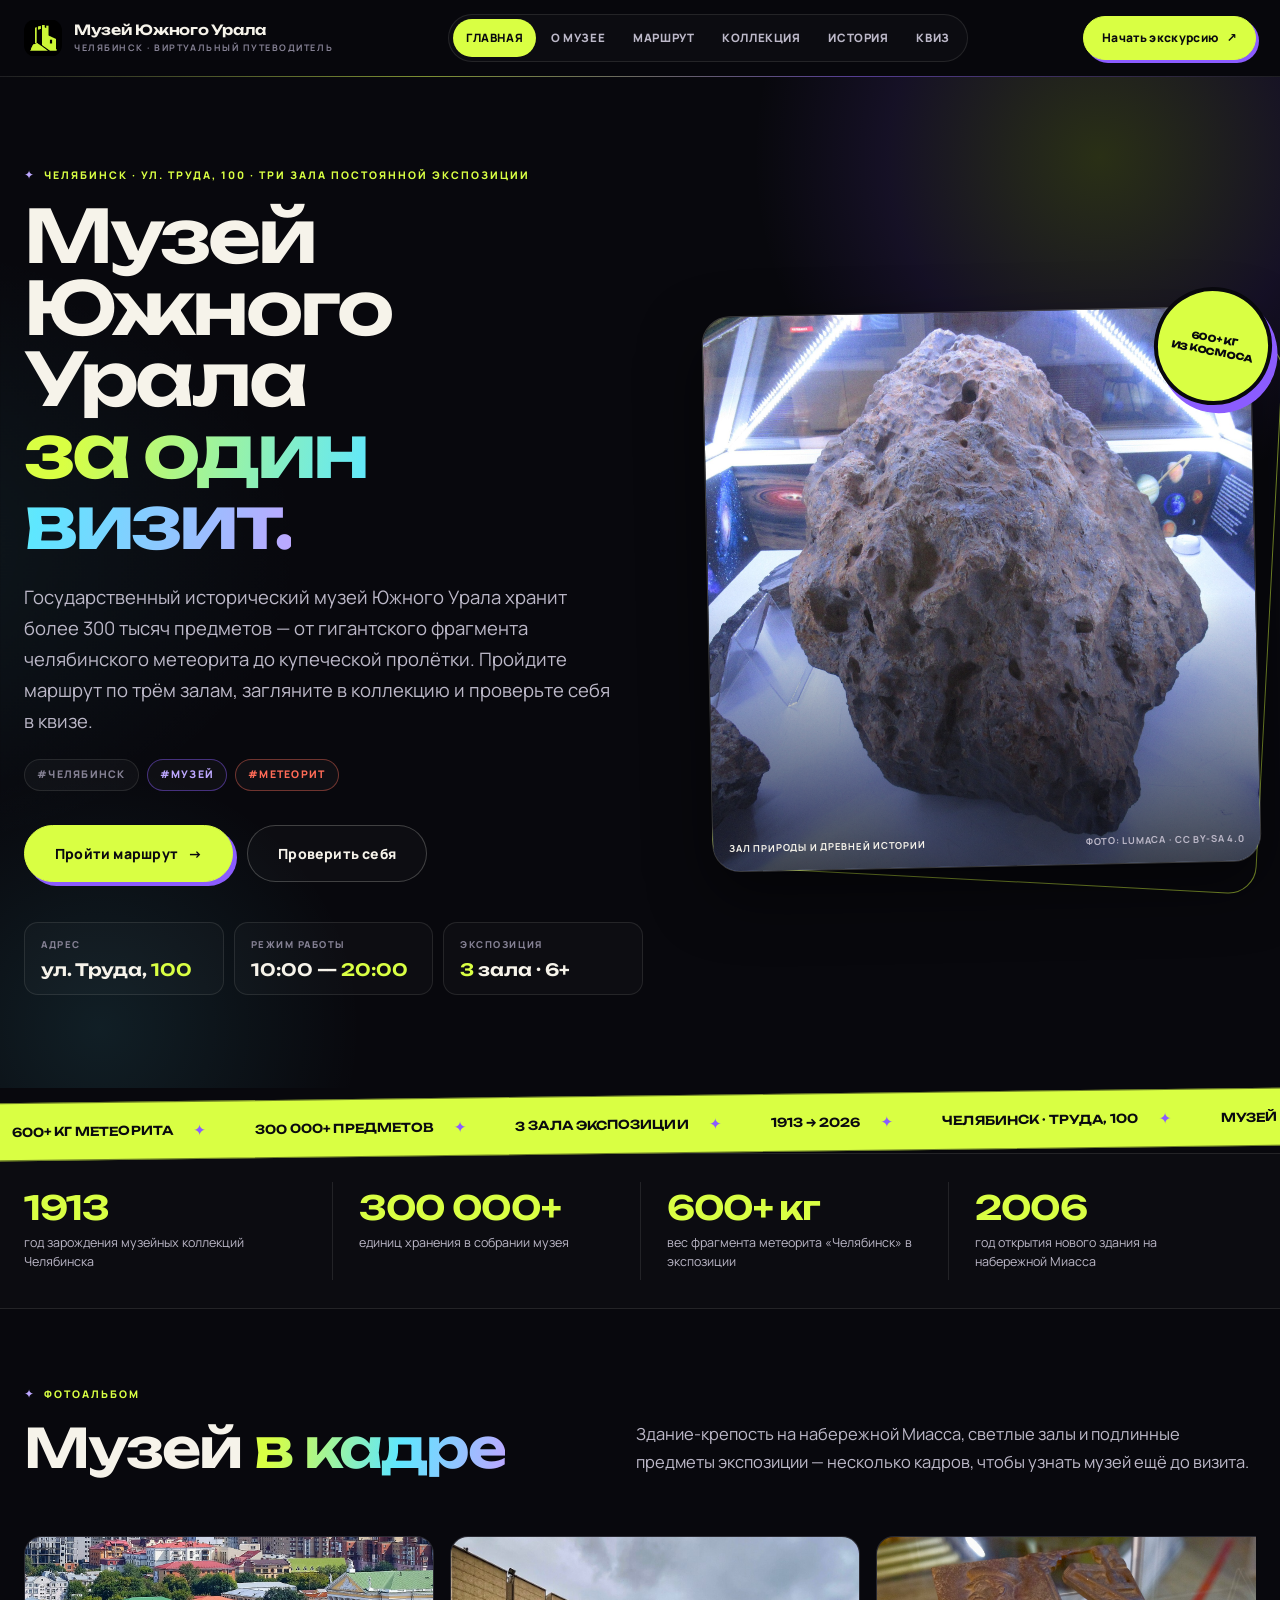
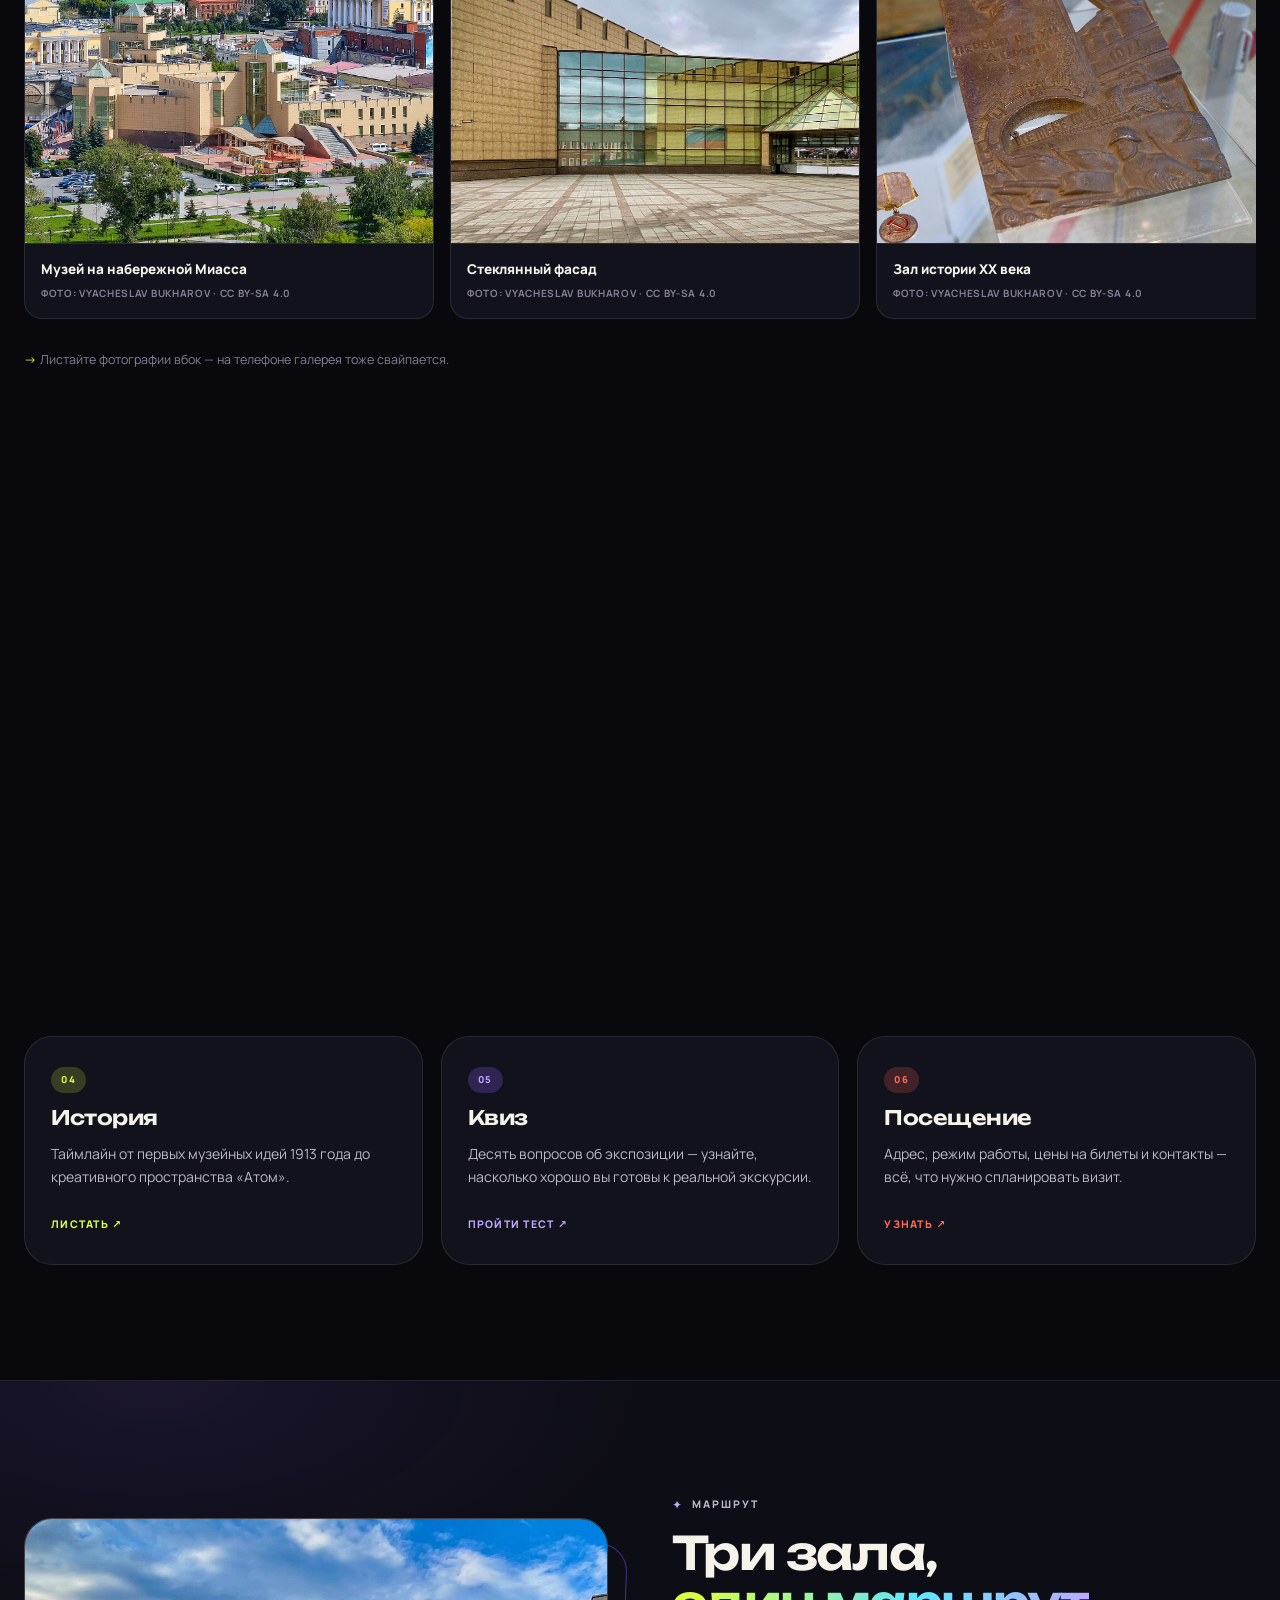
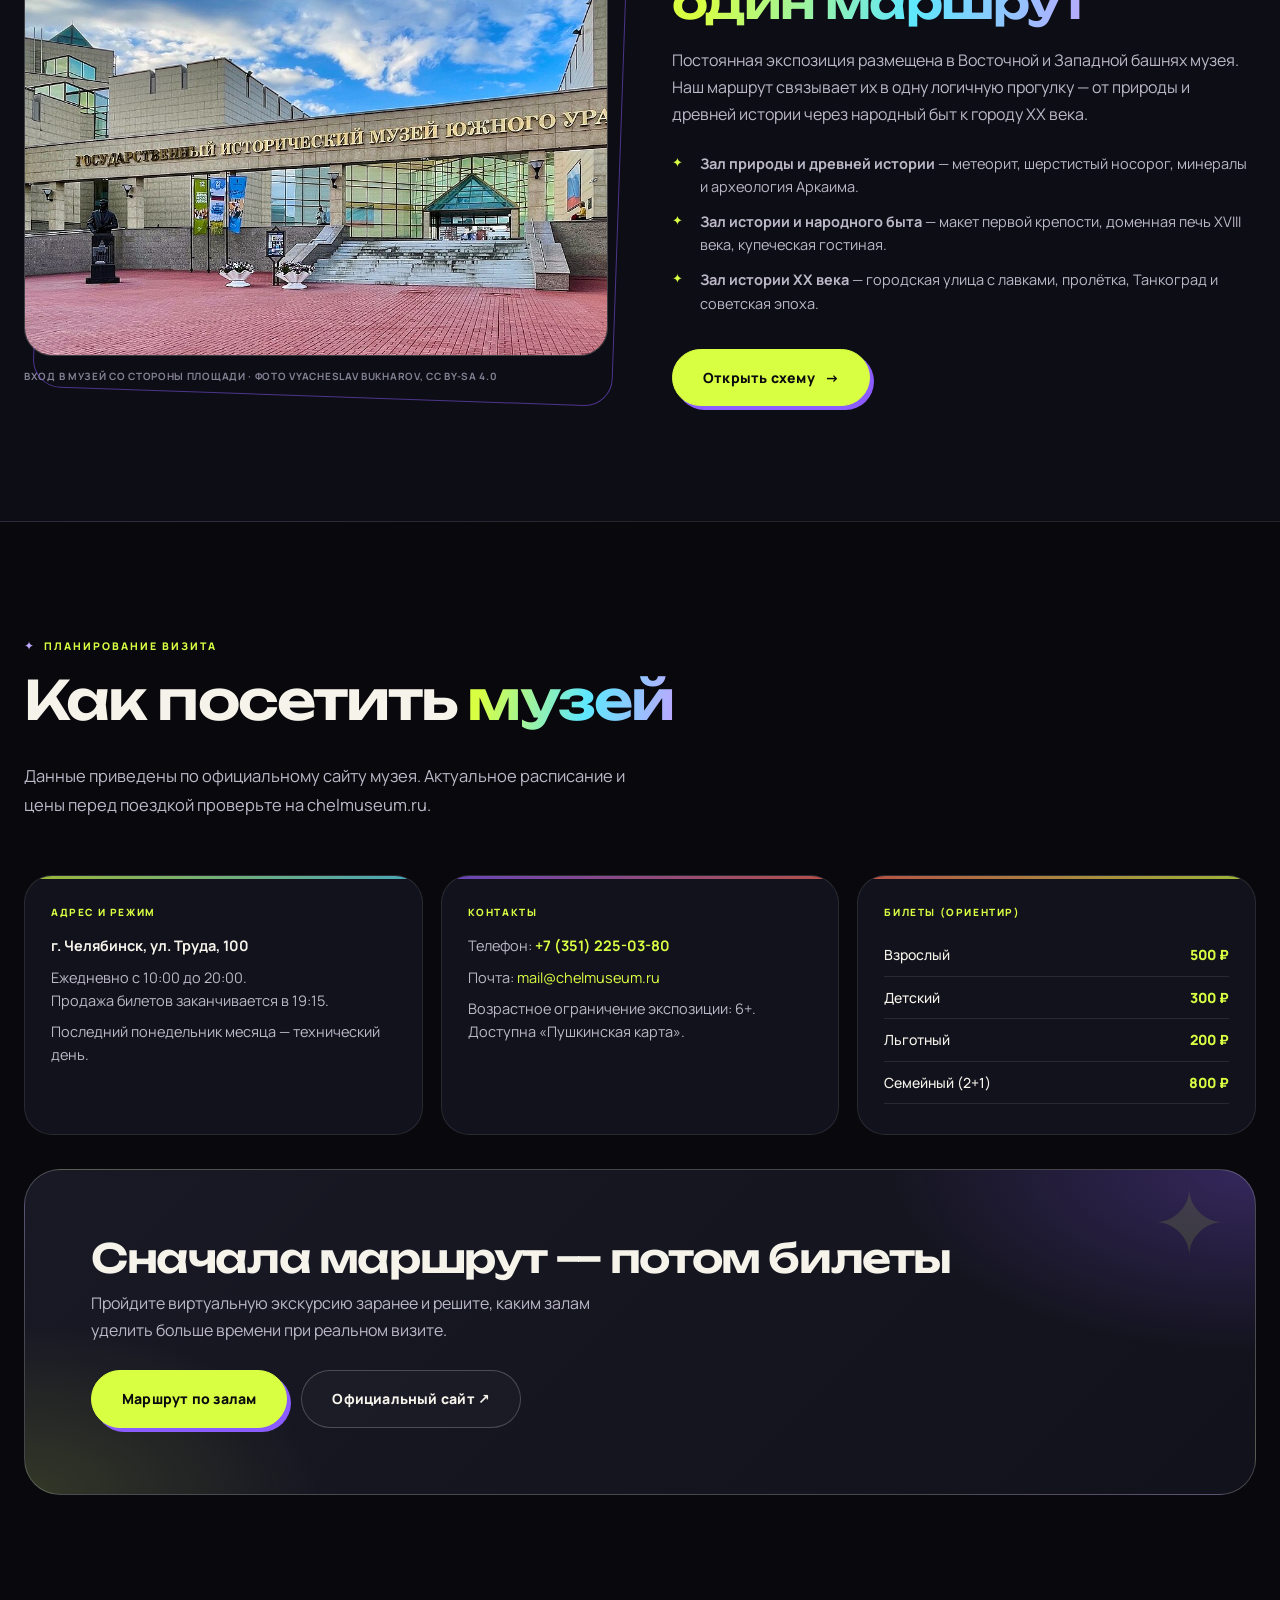
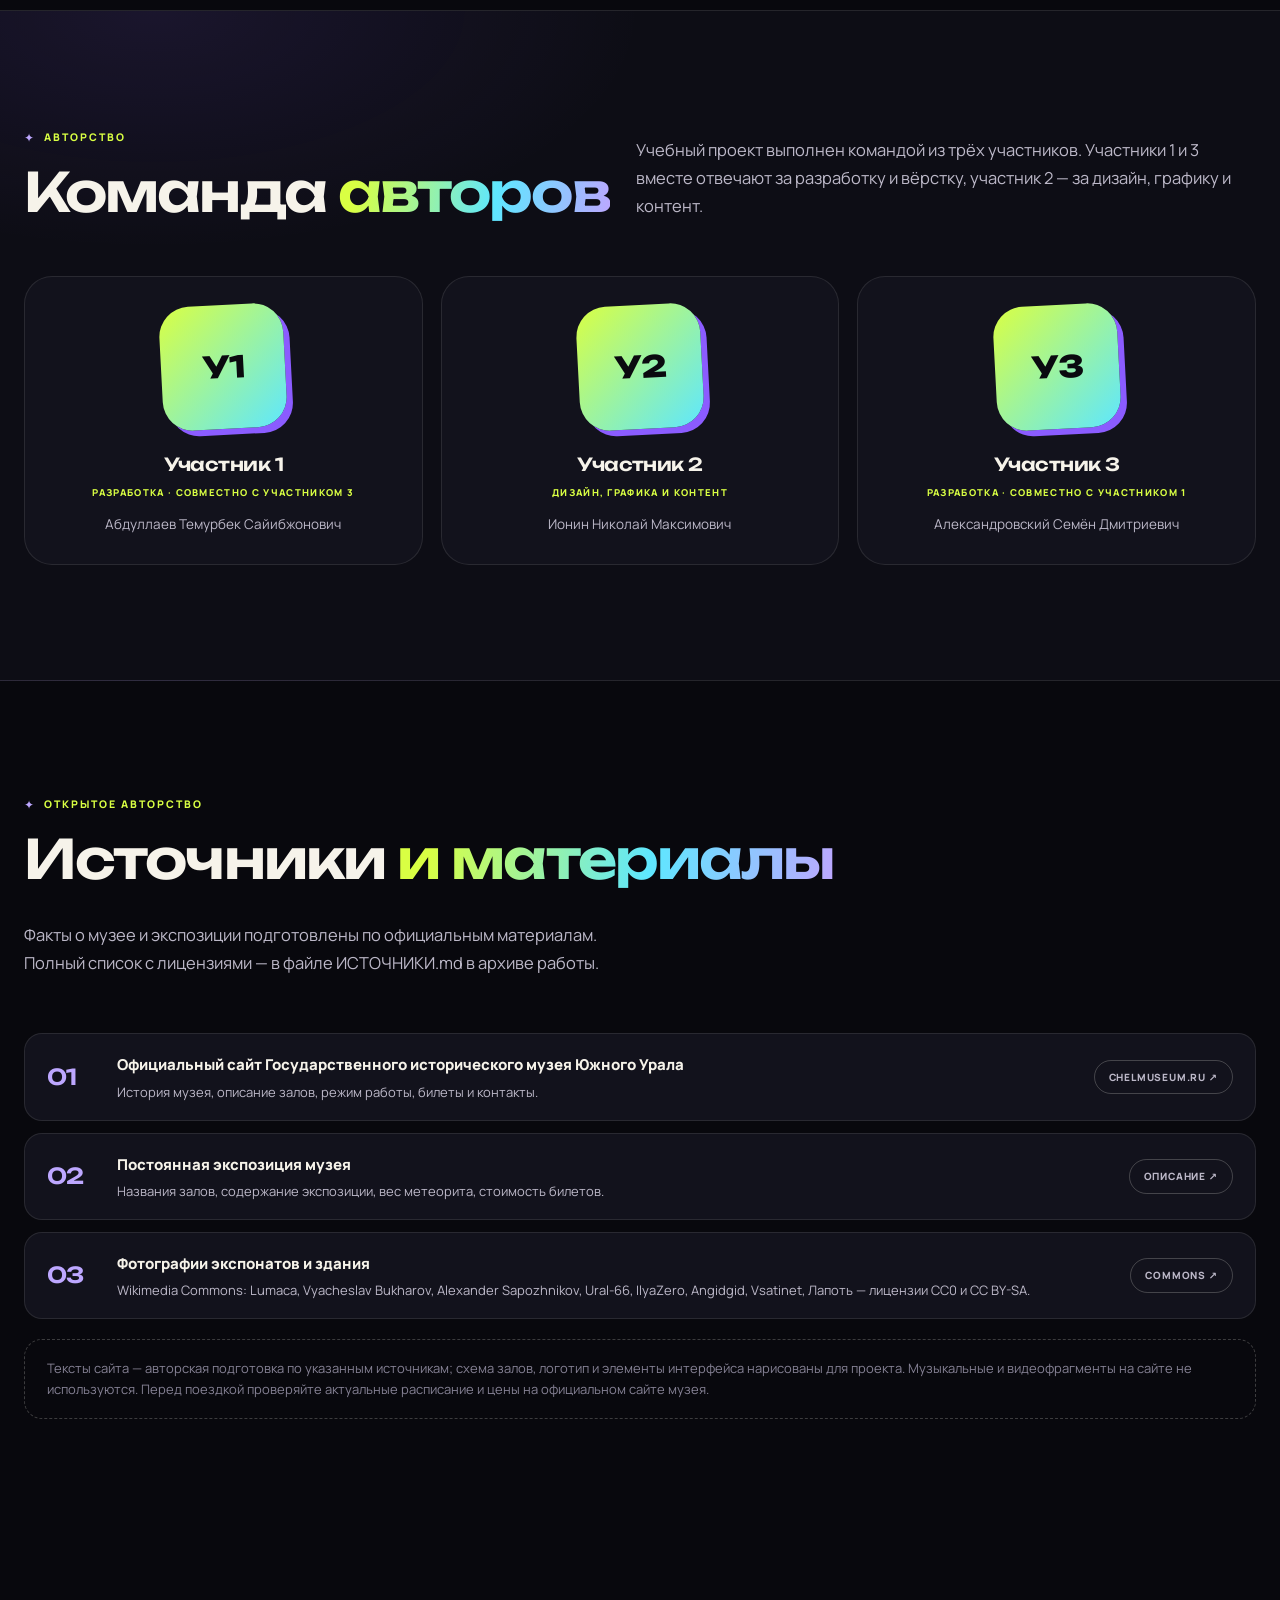
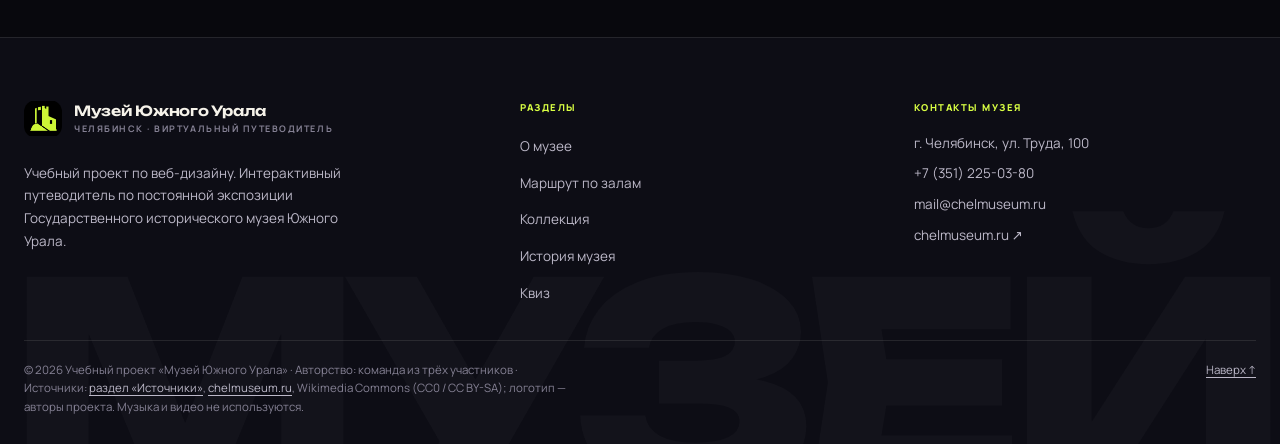
<file: index.html>
<!doctype html>
<html lang="ru">
<head>
  <meta charset="utf-8">
  <meta name="viewport" content="width=device-width, initial-scale=1">
  <meta name="theme-color" content="#08080d">
  <meta name="description" content="Виртуальный путеводитель по Государственному историческому музею Южного Урала в Челябинске: маршрут по трём залам, коллекция, история музея и квиз.">
  <title>Музей Южного Урала — виртуальный путеводитель · Челябинск</title>
  <link rel="stylesheet" href="css/style.css">
  <script src="js/main.js" defer></script>
</head>
<body>
  <a class="skip-link" href="#main">Перейти к содержанию</a>

  <header class="site-header">
    <div class="container">
      <a class="brand" href="index.html" aria-label="Музей Южного Урала — на главную">
        <img src="assets/images/Group 1.png" class="brand-mark" alt="Логотип" style="background: none; box-shadow: none; transform: none; object-fit: contain;">
        <span class="brand-name">Музей Южного Урала<span class="brand-sub">Челябинск · виртуальный путеводитель</span></span>
      </a>

      <button class="nav-toggle" type="button" aria-expanded="false" aria-controls="main-nav" aria-label="Открыть меню">
        <span aria-hidden="true"></span>
      </button>

      <nav class="main-nav" id="main-nav" aria-label="Основная навигация">
        <a href="index.html">Главная</a>
        <a href="museum.html">О музее</a>
        <a href="route.html">Маршрут</a>
        <a href="collection.html">Коллекция</a>
        <a href="history.html">История</a>
        <a href="quiz.html">Квиз</a>
      </nav>

      <a class="header-cta" href="route.html">Начать экскурсию <span aria-hidden="true">↗</span></a>
    </div>
  </header>

  <main id="main">
    <section class="hero" aria-labelledby="hero-title">
      <div class="container hero-grid">
        <div class="hero-copy">
          <p class="eyebrow">Челябинск · ул. Труда, 100 · три зала постоянной экспозиции</p>
          <h1 class="hero-title" id="hero-title">Музей<br>Южного Урала<br><em>за один визит.</em></h1>
          <p class="hero-lead">
            Государственный исторический музей Южного Урала хранит более 300 тысяч предметов —
            от гигантского фрагмента челябинского метеорита до купеческой пролётки.
            Пройдите маршрут по трём залам, загляните в коллекцию и проверьте себя в квизе.
          </p>
          <div class="hero-chips" aria-label="Ключевые темы проекта">
            <span>#Челябинск</span>
            <span>#музей</span>
            <span>#метеорит</span>
          </div>
          <div class="hero-actions">
            <a class="button button--primary" href="route.html">Пройти маршрут <span aria-hidden="true">→</span></a>
            <a class="button button--ghost" href="quiz.html">Проверить себя</a>
          </div>

          <dl class="hero-meta">
            <div>
              <dt>Адрес</dt>
              <dd>ул. Труда, <span>100</span></dd>
            </div>
            <div>
              <dt>Режим работы</dt>
              <dd>10:00 — <span>20:00</span></dd>
            </div>
            <div>
              <dt>Экспозиция</dt>
              <dd><span>3</span> зала · 6+</dd>
            </div>
          </dl>
        </div>

        <figure class="hero-figure">
          <div class="frame">
            <img src="assets/images/meteorite-museum.jpg" width="1400" height="1050"
                 alt="Фрагмент Челябинского метеорита весом более 600 килограммов под стеклянным колпаком в центре Зала природы и древней истории">
            <figcaption>
              <span>Зал природы и древней истории</span>
              <span>Фото: Lumaca · CC BY-SA 4.0</span>
            </figcaption>
          </div>
          <span class="hero-stamp" aria-hidden="true">600+ кг<br>из космоса</span>
        </figure>
      </div>
    </section>
    <div class="ticker" aria-hidden="true">
      <div class="ticker-track">
        <div class="ticker-group">
          <span class="ticker-item">600+ кг метеорита</span>
          <span class="ticker-item">300 000+ предметов</span>
          <span class="ticker-item">3 зала экспозиции</span>
          <span class="ticker-item">1913 → 2026</span>
          <span class="ticker-item">Челябинск · Труда, 100</span>
          <span class="ticker-item">Музей на крыше</span>
          <span class="ticker-item">Пространство «Атом»</span>
        </div>
        <div class="ticker-group">
          <span class="ticker-item">600+ кг метеорита</span>
          <span class="ticker-item">300 000+ предметов</span>
          <span class="ticker-item">3 зала экспозиции</span>
          <span class="ticker-item">1913 → 2026</span>
          <span class="ticker-item">Челябинск · Труда, 100</span>
          <span class="ticker-item">Музей на крыше</span>
          <span class="ticker-item">Пространство «Атом»</span>
        </div>
      </div>
    </div>
    <section class="facts-strip" aria-label="Музей в цифрах">
      <div class="container">
        <div class="fact"><strong>1913</strong><span>год зарождения музейных коллекций Челябинска</span></div>
        <div class="fact"><strong>300 000+</strong><span>единиц хранения в собрании музея</span></div>
        <div class="fact"><strong>600+ кг</strong><span>вес фрагмента метеорита «Челябинск» в экспозиции</span></div>
        <div class="fact"><strong>2006</strong><span>год открытия нового здания на набережной Миасса</span></div>
      </div>
    </section>
    <section class="section section--tight" aria-labelledby="gallery-title">
      <div class="container">
        <div class="section-head reveal">
          <div>
            <p class="eyebrow">Фотоальбом</p>
            <h2 class="section-title" id="gallery-title">Музей <em>в кадре</em></h2>
          </div>
          <p class="section-lead">
            Здание-крепость на набережной Миасса, светлые залы и подлинные предметы
            экспозиции — несколько кадров, чтобы узнать музей ещё до визита.
          </p>
        </div>

        <div class="photo-strip reveal">
          <figure class="is-wide">
            <img src="assets/images/museum-panorama.jpg" width="1920" height="948" loading="lazy"
                 alt="Панорама здания Государственного исторического музея Южного Урала на набережной реки Миасс">
            <figcaption>
              <strong>Музей на набережной Миасса</strong>
              <span>Фото: Vyacheslav Bukharov · CC BY-SA 4.0</span>
            </figcaption>
          </figure>
          <figure>
            <img src="assets/images/museum-entrance.jpg" width="1920" height="767" loading="lazy"
                 alt="Стеклянный фасад и входная группа музея Южного Урала">
            <figcaption>
              <strong>Стеклянный фасад</strong>
              <span>Фото: Vyacheslav Bukharov · CC BY-SA 4.0</span>
            </figcaption>
          </figure>
          <figure>
            <img src="assets/images/hall-xx.jpg" width="1920" height="1077" loading="lazy"
                 alt="Экспозиция зала истории XX века с витринами и объёмными композициями">
            <figcaption>
              <strong>Зал истории XX века</strong>
              <span>Фото: Vyacheslav Bukharov · CC BY-SA 4.0</span>
            </figcaption>
          </figure>
          <figure>
            <img src="assets/images/hall-xx-2.jpg" width="1920" height="1077" loading="lazy"
                 alt="Витрины и документы в зале истории XX века">
            <figcaption>
              <strong>Витрины и документы</strong>
              <span>Фото: Vyacheslav Bukharov · CC BY-SA 4.0</span>
            </figcaption>
          </figure>
          <figure>
            <img src="assets/images/museum-nw.jpg" width="1496" height="873" loading="lazy"
                 alt="Вид на музей Южного Урала с северо-запада">
            <figcaption>
              <strong>Вид с северо-запада</strong>
              <span>Фото: Alexander Sapozhnikov · CC BY-SA 4.0</span>
            </figcaption>
          </figure>
        </div>
        <p class="gallery-note">Листайте фотографии вбок — на телефоне галерея тоже свайпается.</p>
      </div>
    </section>

    <section class="section" aria-labelledby="sections-title">
      <div class="container">
        <div class="section-head reveal">
          <div>
            <p class="eyebrow">Что внутри</p>
            <h2 class="section-title" id="sections-title">Пять шагов<br><em>по музею</em></h2>
          </div>
          <p class="section-lead">
            Сайт устроен как короткая экскурсия: сначала общий маршрут, потом детали —
            залы, предметы, история города и музея, а в конце небольшой квиз.
          </p>
        </div>

        <div class="cards">
          <a class="card reveal" href="museum.html">
            <span class="card-index">01</span>
            <h3>О музее</h3>
            <p>Кто создал музей, как он переехал в здание-крепость на набережной и чем живёт сегодня.</p>
            <span class="card-link">Открыть ↗</span>
          </a>
          <a class="card reveal" href="route.html">
            <span class="card-index">02</span>
            <h3>Маршрут</h3>
            <p>Интерактивная схема трёх залов: выберите остановку и узнайте, что смотреть в первую очередь.</p>
            <span class="card-link">Пройти ↗</span>
          </a>
          <a class="card reveal" href="collection.html">
            <span class="card-index">03</span>
            <h3>Коллекция</h3>
            <p>Ключевые экспозиции: метеорит, минералы, макет крепости, доменная печь и городская улица.</p>
            <span class="card-link">Смотреть ↗</span>
          </a>
          <a class="card reveal" href="history.html">
            <span class="card-index">04</span>
            <h3>История</h3>
            <p>Таймлайн от первых музейных идей 1913 года до креативного пространства «Атом».</p>
            <span class="card-link">Листать ↗</span>
          </a>
          <a class="card reveal" href="quiz.html">
            <span class="card-index">05</span>
            <h3>Квиз</h3>
            <p>Десять вопросов об экспозиции — узнайте, насколько хорошо вы готовы к реальной экскурсии.</p>
            <span class="card-link">Пройти тест ↗</span>
          </a>
          <a class="card reveal" href="#visit">
            <span class="card-index">06</span>
            <h3>Посещение</h3>
            <p>Адрес, режим работы, цены на билеты и контакты — всё, что нужно спланировать визит.</p>
            <span class="card-link">Узнать ↗</span>
          </a>
        </div>
      </div>
    </section>

    <section class="section section--soft" aria-labelledby="route-preview-title">
      <div class="container split reveal">
        <figure>
          <img src="assets/images/museum-interior.jpg" width="1920" height="696"
               alt="Вход в Государственный исторический музей Южного Урала со стороны городской площади">
          <figcaption>Вход в музей со стороны площади · фото Vyacheslav Bukharov, CC BY-SA 4.0</figcaption>
        </figure>
        <div>
          <p class="eyebrow">Маршрут</p>
          <h2 id="route-preview-title">Три зала,<br><em>один маршрут</em></h2>
          <p>
            Постоянная экспозиция размещена в Восточной и Западной башнях музея.
            Наш маршрут связывает их в одну логичную прогулку — от природы и древней истории
            через народный быт к городу XX века.
          </p>
          <ul class="check-list">
            <li><strong>Зал природы и древней истории</strong> — метеорит, шерстистый носорог, минералы и археология Аркаима.</li>
            <li><strong>Зал истории и народного быта</strong> — макет первой крепости, доменная печь XVIII века, купеческая гостиная.</li>
            <li><strong>Зал истории XX века</strong> — городская улица с лавками, пролётка, Танкоград и советская эпоха.</li>
          </ul>
          <div class="hero-actions">
            <a class="button button--primary" href="route.html">Открыть схему <span aria-hidden="true">→</span></a>
          </div>
        </div>
      </div>
    </section>
    <section class="section" id="visit" aria-labelledby="visit-title">
      <div class="container">
        <div class="section-head reveal">
          <div>
            <p class="eyebrow">Планирование визита</p>
            <h2 class="section-title" id="visit-title">Как посетить <em>музей</em></h2>
          </div>
          <p class="section-lead">
            Данные приведены по официальному сайту музея. Актуальное расписание и цены
            перед поездкой проверьте на chelmuseum.ru.
          </p>
        </div>

        <div class="info-grid reveal">
          <article class="info-card">
            <h3>Адрес и режим</h3>
            <p><strong>г. Челябинск, ул. Труда, 100</strong></p>
            <p>Ежедневно с 10:00 до 20:00.<br>Продажа билетов заканчивается в 19:15.</p>
            <p>Последний понедельник месяца — технический день.</p>
          </article>

          <article class="info-card">
            <h3>Контакты</h3>
            <p>Телефон: <strong><a href="tel:+73512250380">+7 (351) 225-03-80</a></strong></p>
            <p>Почта: <a href="mailto:mail@chelmuseum.ru">mail@chelmuseum.ru</a></p>
            <p>Возрастное ограничение экспозиции: 6+.<br>Доступна «Пушкинская карта».</p>
          </article>

          <article class="info-card">
            <h3>Билеты (ориентир)</h3>
            <table class="price-table">
              <tbody>
                <tr><th scope="row">Взрослый</th><td>500 ₽</td></tr>
                <tr><th scope="row">Детский</th><td>300 ₽</td></tr>
                <tr><th scope="row">Льготный</th><td>200 ₽</td></tr>
                <tr><th scope="row">Семейный (2+1)</th><td>800 ₽</td></tr>
              </tbody>
            </table>
          </article>
        </div>

        <div class="cta-block reveal" style="margin-top: 34px;">
          <div>
            <h2>Сначала маршрут — потом билеты</h2>
            <p>Пройдите виртуальную экскурсию заранее и решите, каким залам уделить больше времени при реальном визите.</p>
          </div>
          <div class="cta-actions">
            <a class="button button--primary" href="route.html">Маршрут по залам</a>
            <a class="button button--ghost" href="https://chelmuseum.ru/" target="_blank" rel="noreferrer">Официальный сайт ↗</a>
          </div>
        </div>
      </div>
    </section>
    <section class="section section--soft" aria-labelledby="team-title">
      <div class="container">
        <div class="section-head reveal">
          <div>
            <p class="eyebrow">Авторство</p>
            <h2 class="section-title" id="team-title">Команда <em>авторов</em></h2>
          </div>
          <p class="section-lead">
            Учебный проект выполнен командой из трёх участников. Участники 1 и 3 вместе
            отвечают за разработку и вёрстку, участник 2 — за дизайн, графику и контент.
          </p>
        </div>
        <div class="team-grid reveal">
          <article class="team-card">
            <div class="team-avatar">
              <span aria-hidden="true">У1</span>
            </div>
            <h3>Участник 1</h3>
            <span class="team-role">Разработка · совместно с участником 3</span>
            <p>Абдуллаев Темурбек Сайибжонович</p>
          </article>
          <article class="team-card">
            <div class="team-avatar">
              <span aria-hidden="true">У2</span>
            </div>
            <h3>Участник 2</h3>
            <span class="team-role">Дизайн, графика и контент</span>
            <p>Ионин Николай Максимович</p>
          </article>
          <article class="team-card">
            <div class="team-avatar">
              <span aria-hidden="true">У3</span>
            </div>
            <h3>Участник 3</h3>
            <span class="team-role">Разработка · совместно с участником 1</span>
            <p>Александровский Семён Дмитриевич</p>
          </article>
        </div>
      </div>
    </section>
    <section class="section" id="sources" aria-labelledby="sources-title">
      <div class="container">
        <div class="section-head reveal">
          <div>
            <p class="eyebrow">Открытое авторство</p>
            <h2 class="section-title" id="sources-title">Источники <em>и материалы</em></h2>
          </div>
          <p class="section-lead">
            Факты о музее и экспозиции подготовлены по официальным материалам.
            Полный список с лицензиями — в файле ИСТОЧНИКИ.md в архиве работы.
          </p>
        </div>

        <div class="sources-list reveal">
          <article class="source-item">
            <span class="source-num">01</span>
            <div>
              <h3>Официальный сайт Государственного исторического музея Южного Урала</h3>
              <p>История музея, описание залов, режим работы, билеты и контакты.</p>
            </div>
            <a href="https://chelmuseum.ru/" target="_blank" rel="noreferrer">chelmuseum.ru ↗</a>
          </article>

          <article class="source-item">
            <span class="source-num">02</span>
            <div>
              <h3>Постоянная экспозиция музея</h3>
              <p>Названия залов, содержание экспозиции, вес метеорита, стоимость билетов.</p>
            </div>
            <a href="https://chelmuseum.ru/exhibitions/postoyannaya-ekspozitsiya-muzeya/" target="_blank" rel="noreferrer">Описание ↗</a>
          </article>

          <article class="source-item">
            <span class="source-num">03</span>
            <div>
              <h3>Фотографии экспонатов и здания</h3>
              <p>Wikimedia Commons: Lumaca, Vyacheslav Bukharov, Alexander Sapozhnikov, Ural-66, IlyaZero, Angidgid, Vsatinet, Лапоть — лицензии CC0 и CC BY-SA.</p>
            </div>
            <a href="https://commons.wikimedia.org/" target="_blank" rel="noreferrer">Commons ↗</a>
          </article>
        </div>

        <p class="license-note reveal">
          Тексты сайта — авторская подготовка по указанным источникам; схема залов,
          логотип и элементы интерфейса нарисованы для проекта. Музыкальные и видеофрагменты на сайте не используются.
          Перед поездкой проверяйте актуальные расписание и цены на официальном сайте музея.
        </p>
      </div>
    </section>

  </main>

  <footer class="site-footer">
    <div class="container">
      <div class="footer-grid">
        <div class="footer-about">
          <a class="brand" href="index.html">
            <img src="assets/images/Group 1.png" class="brand-mark" alt="Логотип" style="background: none; box-shadow: none; transform: none; object-fit: contain;">
            <span class="brand-name">Музей Южного Урала<span class="brand-sub">Челябинск · виртуальный путеводитель</span></span>
          </a>
          <p>
            Учебный проект по веб-дизайну. Интерактивный путеводитель по постоянной
            экспозиции Государственного исторического музея Южного Урала.
          </p>
        </div>

        <div class="footer-col">
          <h3>Разделы</h3>
          <ul>
            <li><a href="museum.html">О музее</a></li>
            <li><a href="route.html">Маршрут по залам</a></li>
            <li><a href="collection.html">Коллекция</a></li>
            <li><a href="history.html">История музея</a></li>
            <li><a href="quiz.html">Квиз</a></li>
          </ul>
        </div>

        <div class="footer-col">
          <h3>Контакты музея</h3>
          <address>
            <span>г. Челябинск, ул. Труда, 100</span>
            <a href="tel:+73512250380">+7 (351) 225-03-80</a>
            <a href="mailto:mail@chelmuseum.ru">mail@chelmuseum.ru</a>
            <a href="https://chelmuseum.ru/" target="_blank" rel="noreferrer">chelmuseum.ru ↗</a>
          </address>
        </div>
      </div>

      <div class="footer-bottom">
        <p>
          © <span id="current-year">2026</span> Учебный проект «Музей Южного Урала» ·
          Авторство: команда из трёх участников · Источники: <a href="#sources">раздел «Источники»</a>,
          <a href="https://chelmuseum.ru/" target="_blank" rel="noreferrer">chelmuseum.ru</a>,
          Wikimedia Commons (CC0 / CC BY-SA); логотип — авторы проекта. Музыка и видео не используются.
        </p>
        <a href="#main">Наверх ↑</a>
      </div>
    </div>
  </footer>
</body>
</html>
</file>
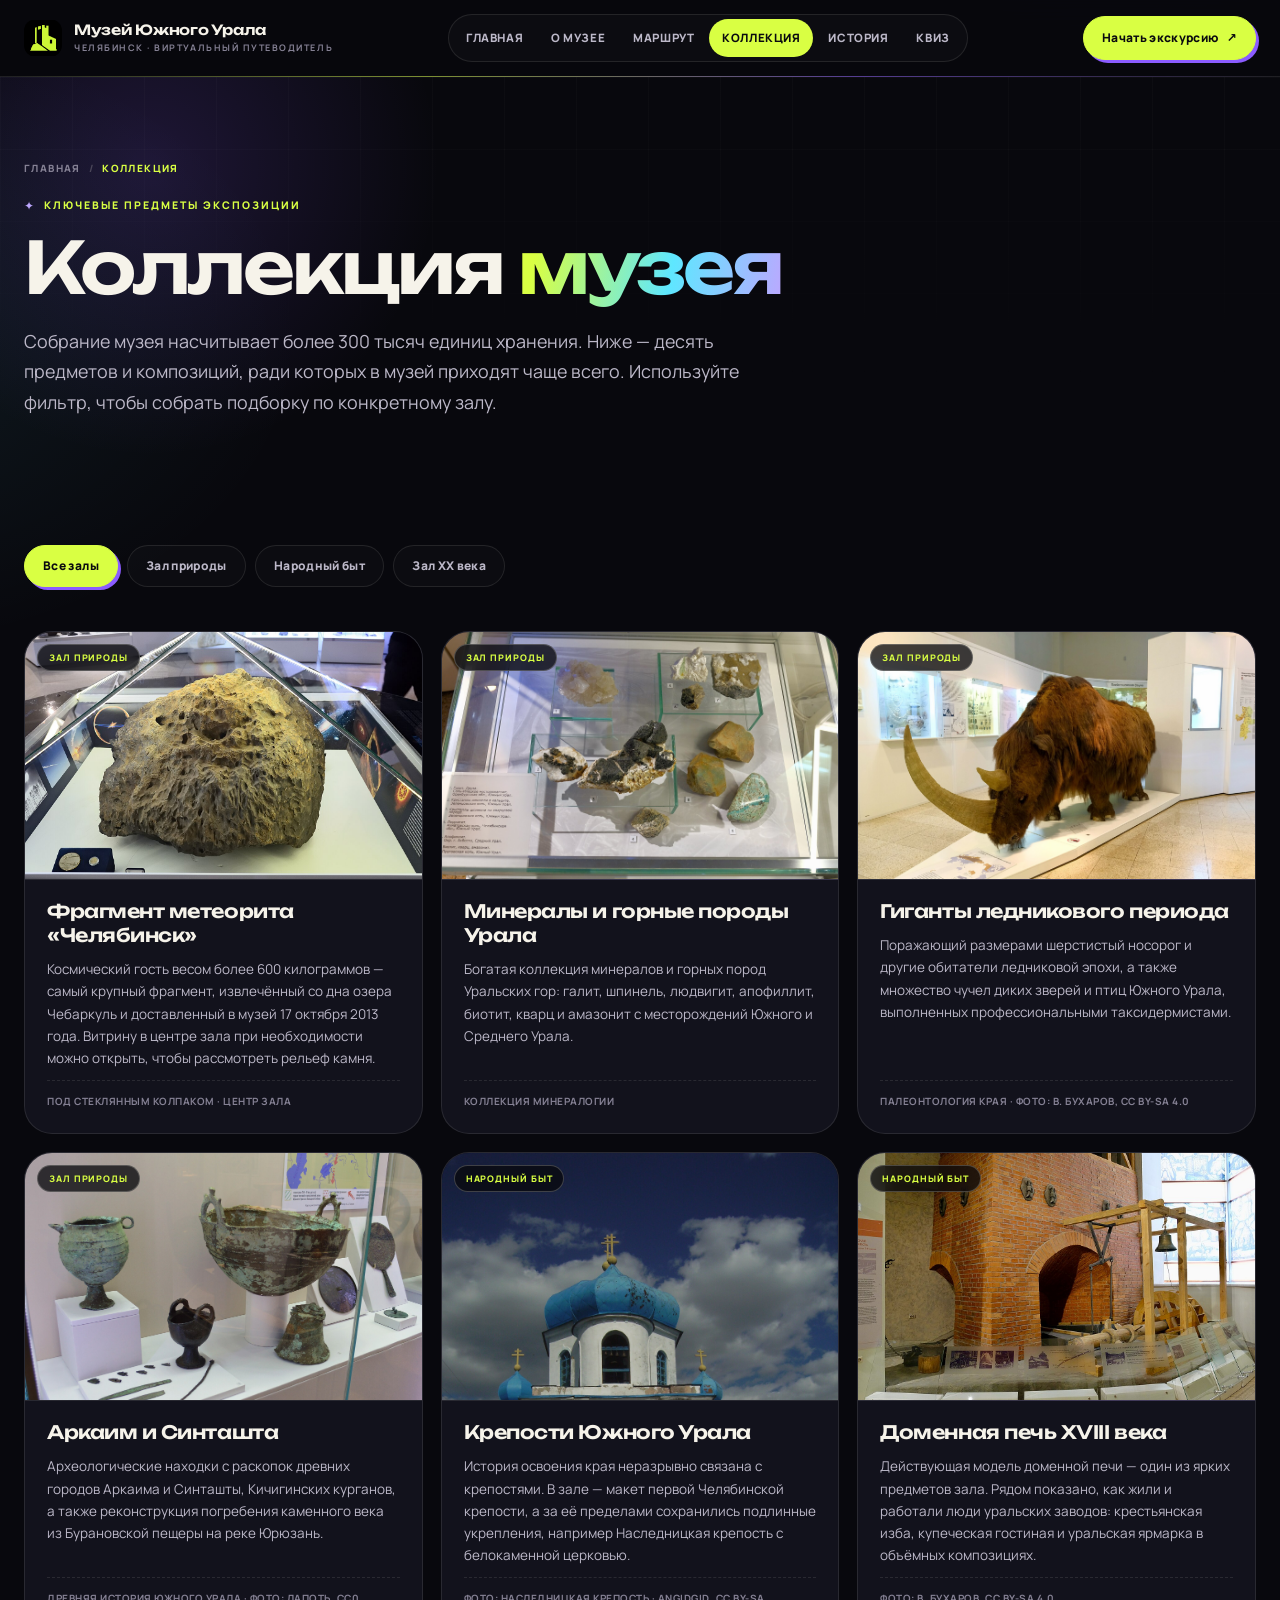
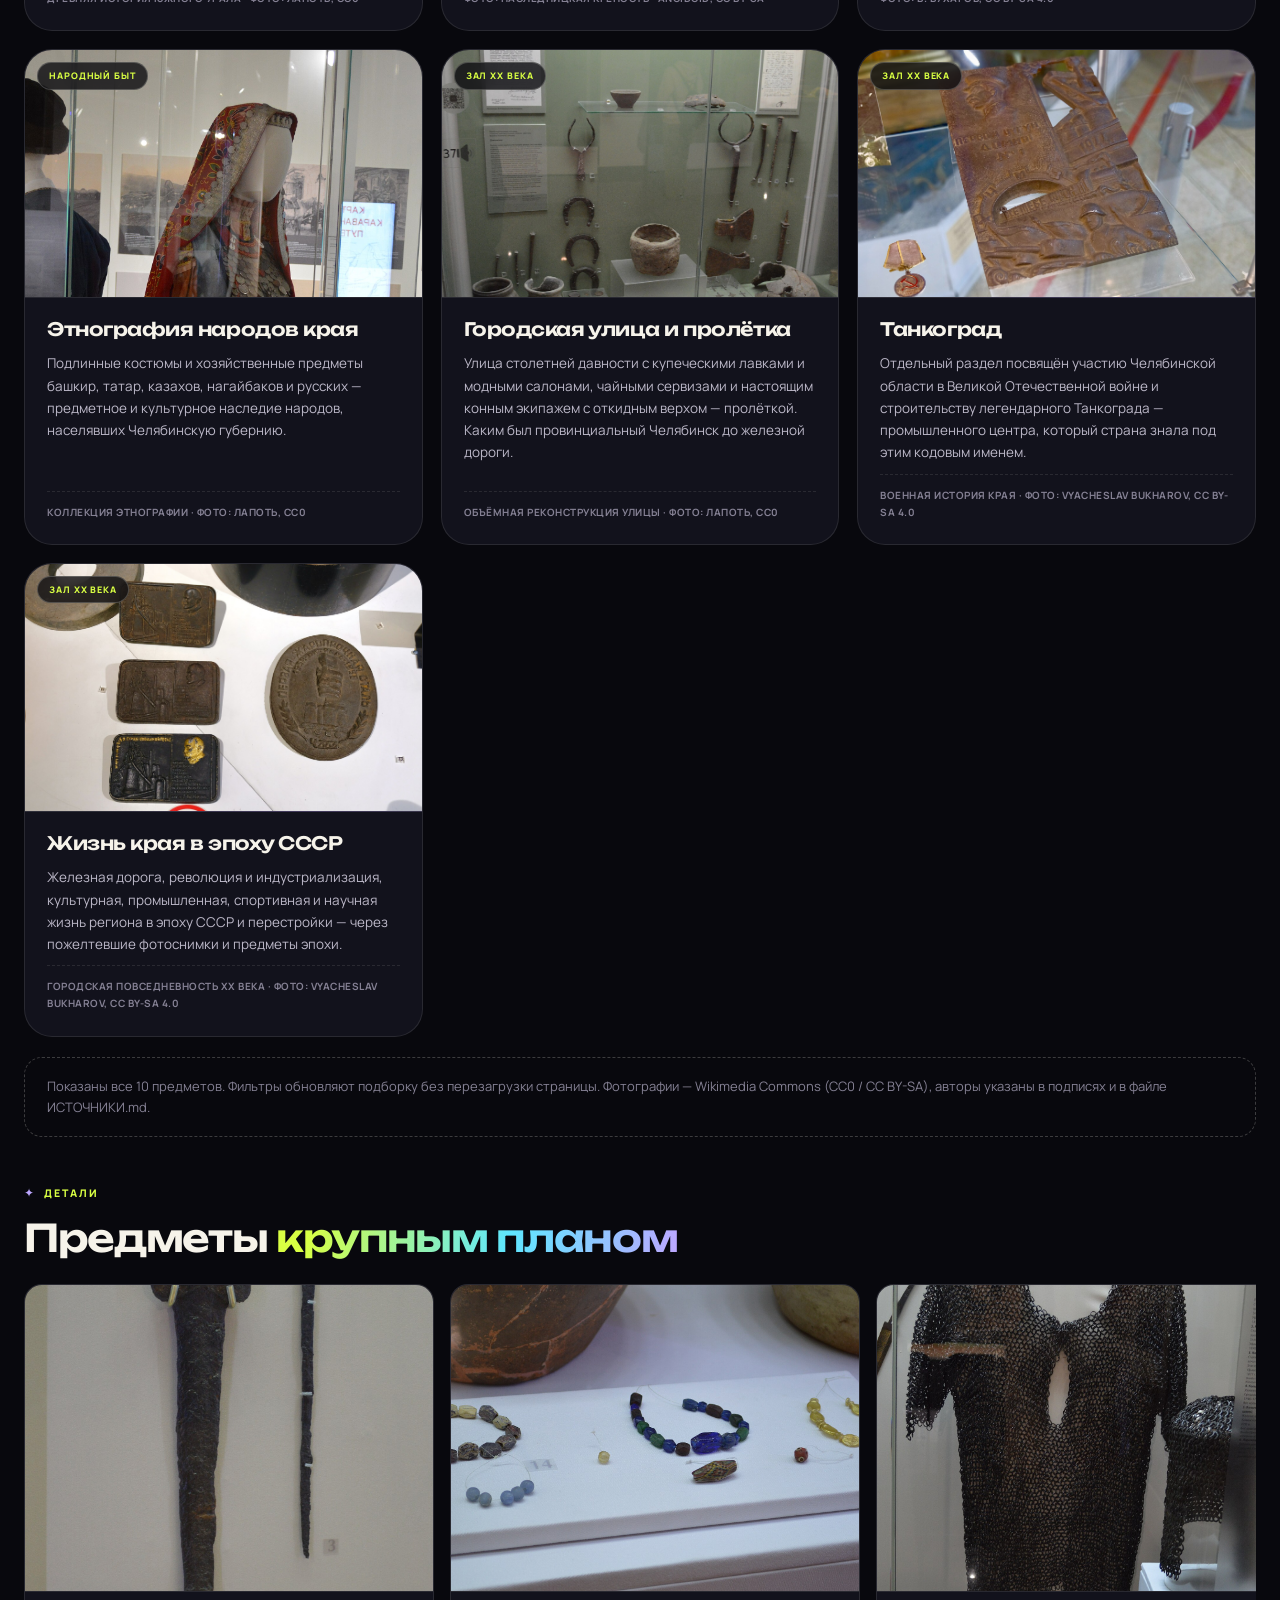
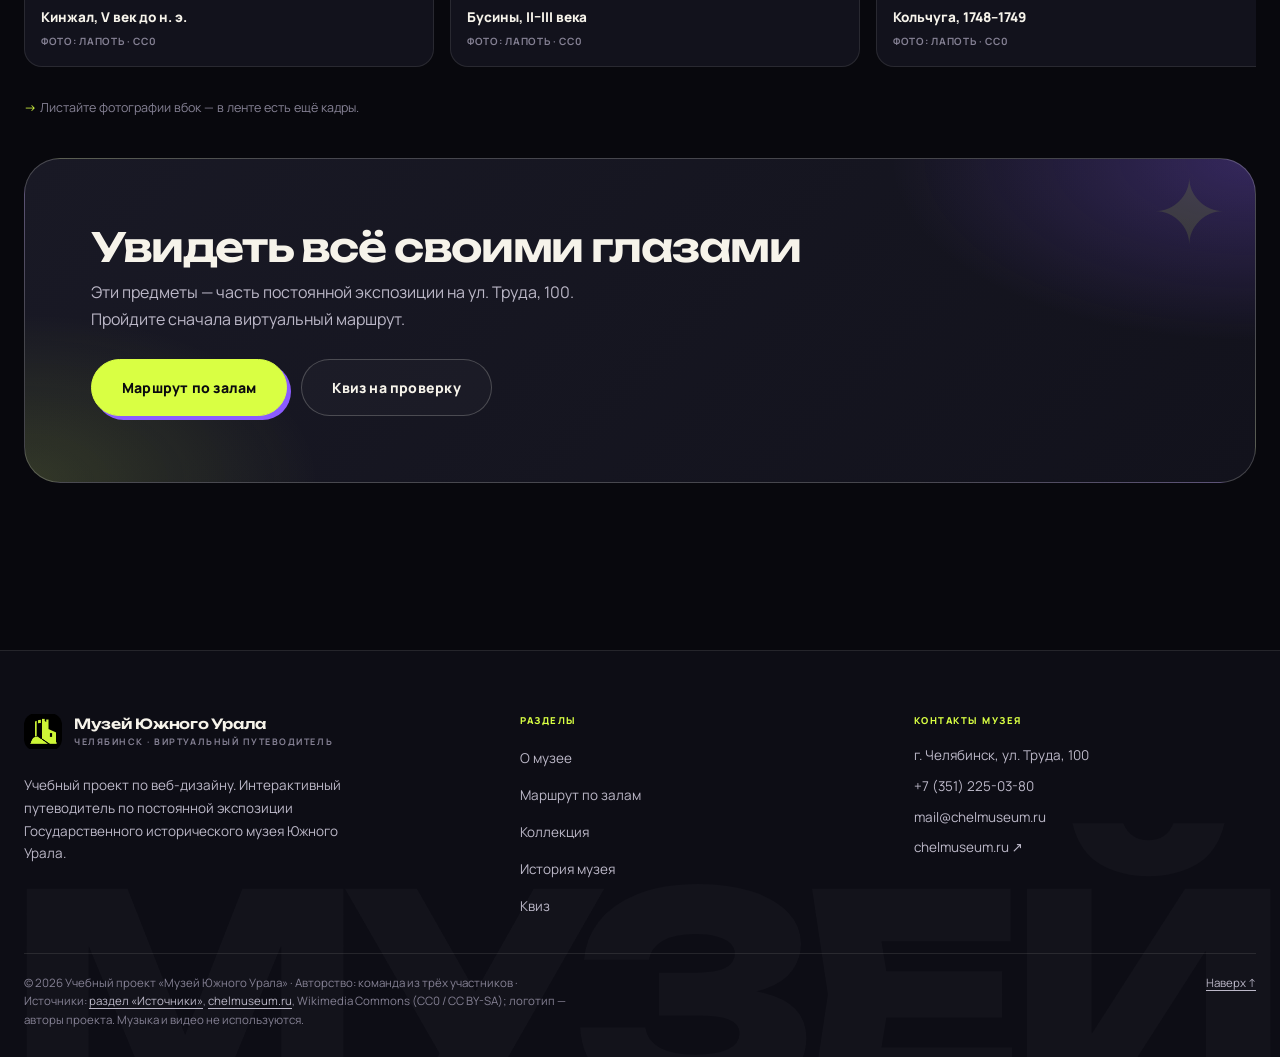
<file: collection.html>
<!doctype html>
<html lang="ru">
<head>
  <meta charset="utf-8">
  <meta name="viewport" content="width=device-width, initial-scale=1">
  <meta name="theme-color" content="#08080d">
  <meta name="description" content="Коллекция постоянной экспозиции: метеорит «Челябинск», минералы Урала, макет крепости, доменная печь XVIII века, этнография и городская улица XX века.">
  <title>Коллекция · Музей Южного Урала — Челябинск</title>
  <link rel="stylesheet" href="css/style.css">
  <script src="js/main.js" defer></script>
  <script src="js/collection.js" defer></script>
</head>
<body>
  <a class="skip-link" href="#main">Перейти к содержанию</a>
  <header class="site-header">
    <div class="container">
      <a class="brand" href="index.html" aria-label="Музей Южного Урала — на главную">
        <img src="assets/images/Group 1.png" class="brand-mark" alt="Логотип" style="background: none; box-shadow: none; transform: none; object-fit: contain;">
        <span class="brand-name">Музей Южного Урала<span class="brand-sub">Челябинск · виртуальный путеводитель</span></span>
      </a>
      <button class="nav-toggle" type="button" aria-expanded="false" aria-controls="main-nav" aria-label="Открыть меню">
        <span aria-hidden="true"></span>
      </button>

      <nav class="main-nav" id="main-nav" aria-label="Основная навигация">
        <a href="index.html">Главная</a>
        <a href="museum.html">О музее</a>
        <a href="route.html">Маршрут</a>
        <a href="collection.html">Коллекция</a>
        <a href="history.html">История</a>
        <a href="quiz.html">Квиз</a>
      </nav>

      <a class="header-cta" href="route.html">Начать экскурсию <span aria-hidden="true">↗</span></a>
    </div>
  </header>

  <main id="main">

    <section class="page-hero" aria-labelledby="page-title">
      <div class="container">
        <ol class="breadcrumbs">
          <li><a href="index.html">Главная</a></li>
          <li aria-current="page">Коллекция</li>
        </ol>

        <p class="eyebrow">Ключевые предметы экспозиции</p>
        <h1 class="page-title" id="page-title">Коллекция <em>музея</em></h1>
        <p class="page-lead">
          Собрание музея насчитывает более 300 тысяч единиц хранения.
          Ниже — десять предметов и композиций, ради которых в музей приходят чаще всего.
          Используйте фильтр, чтобы собрать подборку по конкретному залу.
        </p>
      </div>
    </section>

    <section class="section section--tight" aria-label="Подборка экспонатов">
      <div class="container">

        <div class="filters" role="group" aria-label="Фильтр по залам">
          <button class="filter-button is-active" type="button" data-filter="all" aria-pressed="true">Все залы</button>
          <button class="filter-button" type="button" data-filter="hall1" aria-pressed="false">Зал природы</button>
          <button class="filter-button" type="button" data-filter="hall2" aria-pressed="false">Народный быт</button>
          <button class="filter-button" type="button" data-filter="hall3" aria-pressed="false">Зал XX века</button>
        </div>

        <div class="exhibit-grid" id="exhibit-grid">

          <!-- Зал 1 -->
          <article class="exhibit" data-hall="hall1">
            <div class="exhibit-media">
              <img src="assets/images/meteorite.jpg" width="1400" height="1050"
                   alt="Фрагмент Челябинского метеорита в стеклянной витрине">
              <span class="exhibit-hall">Зал природы</span>
            </div>
            <div class="exhibit-body">
              <h3>Фрагмент метеорита «Челябинск»</h3>
              <p>
                Космический гость весом более 600 килограммов — самый крупный фрагмент,
                извлечённый со дна озера Чебаркуль и доставленный в музей 17 октября 2013 года.
                Витрину в центре зала при необходимости можно открыть, чтобы рассмотреть рельеф камня.
              </p>
              <span class="exhibit-note">Под стеклянным колпаком · центр зала</span>
            </div>
          </article>

          <article class="exhibit" data-hall="hall1">
            <div class="exhibit-media">
              <img src="assets/images/minerals.jpg" width="1400" height="787"
                   alt="Витрина с образцами минералов и горных пород Уральских гор">
              <span class="exhibit-hall">Зал природы</span>
            </div>
            <div class="exhibit-body">
              <h3>Минералы и горные породы Урала</h3>
              <p>
                Богатая коллекция минералов и горных пород Уральских гор: галит, шпинель,
                людвигит, апофиллит, биотит, кварц и амазонит с месторождений Южного и Среднего Урала.
              </p>
              <span class="exhibit-note">Коллекция минералогии</span>
            </div>
          </article>

          <article class="exhibit" data-hall="hall1">
                        <div class="exhibit-media">
              <img src="assets/images/rhino.jpg" width="1920" height="1077" loading="lazy" alt="Чучело шерстистого носорога в зале природы и древней истории">
              <span class="exhibit-hall">Зал природы</span>
            </div>
            <div class="exhibit-body">
              <h3>Гиганты ледникового периода</h3>
              <p>
                Поражающий размерами шерстистый носорог и другие обитатели ледниковой эпохи,
                а также множество чучел диких зверей и птиц Южного Урала, выполненных
                профессиональными таксидермистами.
              </p>
              <span class="exhibit-note">Палеонтология края · Фото: В. Бухаров, CC BY-SA 4.0</span>
            </div>
          </article>

          <article class="exhibit" data-hall="hall1">
            <div class="exhibit-media">
              <img src="assets/images/artifact-cauldrons.jpg" width="1920" height="1423" loading="lazy"
                   alt="Бронзовые котлы иткульской культуры — археологические находки древнего Южного Урала">
              <span class="exhibit-hall">Зал природы</span>
            </div>
            <div class="exhibit-body">
              <h3>Аркаим и Синташта</h3>
              <p>
                Археологические находки с раскопок древних городов Аркаима и Синташты,
                Кичигинских курганов, а также реконструкция погребения каменного века
                из Бурановской пещеры на реке Юрюзань.
              </p>
              <span class="exhibit-note">Древняя история Южного Урала · фото: Лапоть, CC0</span>
            </div>
          </article>

          <!-- Зал 2 -->
          <article class="exhibit" data-hall="hall2">
            <div class="exhibit-media">
              <img src="assets/images/fortress.jpg" width="1400" height="1867"
                   alt="Белая Наследницкая крепость с голубыми главами под облачным небом">
              <span class="exhibit-hall">Народный быт</span>
            </div>
            <div class="exhibit-body">
              <h3>Крепости Южного Урала</h3>
              <p>
                История освоения края неразрывно связана с крепостями. В зале — макет
                первой Челябинской крепости, а за её пределами сохранились подлинные
                укрепления, например Наследницкая крепость с белокаменной церковью.
              </p>
              <span class="exhibit-note">Фото: Наследницкая крепость · Angidgid, CC BY-SA</span>
            </div>
          </article>

          <article class="exhibit" data-hall="hall2">
            <div class="exhibit-media">
              <img src="assets/images/domna-model.jpg" width="1280" height="718" loading="lazy" alt="Модель доменной печи XVIII века в экспозиции «История и народный быт»">
              <span class="exhibit-hall">Народный быт</span>
            </div>
            <div class="exhibit-body">
              <h3>Доменная печь XVIII века</h3>
              <p>
                Действующая модель доменной печи — один из ярких предметов зала.
                Рядом показано, как жили и работали люди уральских заводов: крестьянская
                изба, купеческая гостиная и уральская ярмарка в объёмных композициях.
              </p>
              <span class="exhibit-note">Фото: В. Бухаров, CC BY-SA 4.0</span>
            </div>
          </article>

          <article class="exhibit" data-hall="hall2">
            <div class="exhibit-media">
              <img src="assets/images/artifact-dress.jpg" width="1280" height="2285" loading="lazy"
                   alt="Башкирский праздничный женский костюм 1920-х годов в экспозиции музея">
              <span class="exhibit-hall">Народный быт</span>
            </div>
            <div class="exhibit-body">
              <h3>Этнография народов края</h3>
              <p>
                Подлинные костюмы и хозяйственные предметы башкир, татар, казахов,
                нагайбаков и русских — предметное и культурное наследие народов,
                населявших Челябинскую губернию.
              </p>
              <span class="exhibit-note">Коллекция этнографии · фото: Лапоть, CC0</span>
            </div>
          </article>

          <!-- Зал 3 -->
          <article class="exhibit" data-hall="hall3">
            <div class="exhibit-media">
              <img src="assets/images/artifact-ware.jpg" width="1920" height="1578" loading="lazy"
                   alt="Городская посуда, утюги и предметы быта XVIII–XIX веков из собрания музея">
              <span class="exhibit-hall">Зал XX века</span>
            </div>
            <div class="exhibit-body">
              <h3>Городская улица и пролётка</h3>
              <p>
                Улица столетней давности с купеческими лавками и модными салонами,
                чайными сервизами и настоящим конным экипажем с откидным верхом — пролёткой.
                Каким был провинциальный Челябинск до железной дороги.
              </p>
              <span class="exhibit-note">Объёмная реконструкция улицы · фото: Лапоть, CC0</span>
            </div>
          </article>

          <article class="exhibit" data-hall="hall3">
            <div class="exhibit-media">
              <img src="assets/images/hall-xx.jpg" width="1920" height="1077" loading="lazy"
                   alt="Экспозиция зала истории XX века с витринами и объёмными композициями">
              <span class="exhibit-hall">Зал XX века</span>
            </div>
            <div class="exhibit-body">
              <h3>Танкоград</h3>
              <p>
                Отдельный раздел посвящён участию Челябинской области в Великой
                Отечественной войне и строительству легендарного Танкограда —
                промышленного центра, который страна знала под этим кодовым именем.
              </p>
              <span class="exhibit-note">Военная история края · фото: Vyacheslav Bukharov, CC BY-SA 4.0</span>
            </div>
          </article>

          <article class="exhibit" data-hall="hall3">
            <div class="exhibit-media">
              <img src="assets/images/hall-xx-2.jpg" width="1920" height="1077" loading="lazy"
                   alt="Витрины зала истории XX века с документами, фотографиями и предметами эпохи">
              <span class="exhibit-hall">Зал XX века</span>
            </div>
            <div class="exhibit-body">
              <h3>Жизнь края в эпоху СССР</h3>
              <p>
                Железная дорога, революция и индустриализация, культурная,
                промышленная, спортивная и научная жизнь региона в эпоху СССР
                и перестройки — через пожелтевшие фотоснимки и предметы эпохи.
              </p>
              <span class="exhibit-note">Городская повседневность XX века · фото: Vyacheslav Bukharov, CC BY-SA 4.0</span>
            </div>
          </article>

        </div>

        <p class="license-note" id="filter-status" role="status" aria-live="polite">
          Показаны все 10 предметов. Фильтры обновляют подборку без перезагрузки страницы.
          Фотографии — Wikimedia Commons (CC0 / CC BY-SA), авторы указаны в подписях
          и в файле ИСТОЧНИКИ.md.
        </p>

        <div class="section-head reveal" style="margin-top: 48px; margin-bottom: 22px;">
          <div>
            <p class="eyebrow">Детали</p>
            <h2 class="section-title" style="font-size: clamp(24px, 3vw, 38px);">Предметы <em>крупным планом</em></h2>
          </div>
        </div>

        <div class="photo-strip reveal">
          <figure>
            <img src="assets/images/artifact-dagger.jpg" width="1280" height="2290" loading="lazy"
                 alt="Кинжал V века до нашей эры из археологической коллекции музея">
            <figcaption>
              <strong>Кинжал, V век до н. э.</strong>
              <span>Фото: Лапоть · CC0</span>
            </figcaption>
          </figure>
          <figure>
            <img src="assets/images/artifact-beads.jpg" width="1920" height="1041" loading="lazy"
                 alt="Бусины II–III веков из стекла и сердолика">
            <figcaption>
              <strong>Бусины, II–III века</strong>
              <span>Фото: Лапоть · CC0</span>
            </figcaption>
          </figure>
          <figure>
            <img src="assets/images/artifact-chainmail.jpg" width="1280" height="1532" loading="lazy"
                 alt="Кольчуга середины XVIII века из Центральной Азии">
            <figcaption>
              <strong>Кольчуга, 1748–1749</strong>
              <span>Фото: Лапоть · CC0</span>
            </figcaption>
          </figure>
          <figure>
            <img src="assets/images/artifact-sword.jpg" width="1280" height="2164" loading="lazy"
                 alt="Европейский меч X–XI веков, найденный в Челябинской области">
            <figcaption>
              <strong>Меч, X–XI века</strong>
              <span>Фото: Лапоть · CC0</span>
            </figcaption>
          </figure>
        </div>
        <p class="gallery-note">Листайте фотографии вбок — в ленте есть ещё кадры.</p>

        <div class="cta-block reveal" style="margin-top: 40px;">
          <div>
            <h2>Увидеть всё своими глазами</h2>
            <p>Эти предметы — часть постоянной экспозиции на ул. Труда, 100. Пройдите сначала виртуальный маршрут.</p>
          </div>
          <div class="cta-actions">
            <a class="button button--primary" href="route.html">Маршрут по залам</a>
            <a class="button button--ghost" href="quiz.html">Квиз на проверку</a>
          </div>
        </div>

      </div>
    </section>

  </main>

  <footer class="site-footer">
    <div class="container">
      <div class="footer-grid">
        <div class="footer-about">
          <a class="brand" href="index.html">
            <img src="assets/images/Group 1.png" class="brand-mark" alt="Логотип" style="background: none; box-shadow: none; transform: none; object-fit: contain;">
            <span class="brand-name">Музей Южного Урала<span class="brand-sub">Челябинск · виртуальный путеводитель</span></span>
          </a>
          <p>
            Учебный проект по веб-дизайну. Интерактивный путеводитель по постоянной
            экспозиции Государственного исторического музея Южного Урала.
          </p>
        </div>

        <div class="footer-col">
          <h3>Разделы</h3>
          <ul>
            <li><a href="museum.html">О музее</a></li>
            <li><a href="route.html">Маршрут по залам</a></li>
            <li><a href="collection.html">Коллекция</a></li>
            <li><a href="history.html">История музея</a></li>
            <li><a href="quiz.html">Квиз</a></li>
          </ul>
        </div>

        <div class="footer-col">
          <h3>Контакты музея</h3>
          <address>
            <span>г. Челябинск, ул. Труда, 100</span>
            <a href="tel:+73512250380">+7 (351) 225-03-80</a>
            <a href="mailto:mail@chelmuseum.ru">mail@chelmuseum.ru</a>
            <a href="https://chelmuseum.ru/" target="_blank" rel="noreferrer">chelmuseum.ru ↗</a>
          </address>
        </div>
      </div>

      <div class="footer-bottom">
        <p>
          © <span id="current-year">2026</span> Учебный проект «Музей Южного Урала» ·
          Авторство: команда из трёх участников · Источники: <a href="index.html#sources">раздел «Источники»</a>,
          <a href="https://chelmuseum.ru/" target="_blank" rel="noreferrer">chelmuseum.ru</a>,
          Wikimedia Commons (CC0 / CC BY-SA); логотип — авторы проекта. Музыка и видео не используются.
        </p>
        <a href="#main">Наверх ↑</a>
      </div>
    </div>
  </footer>
</body>
</html>
</file>
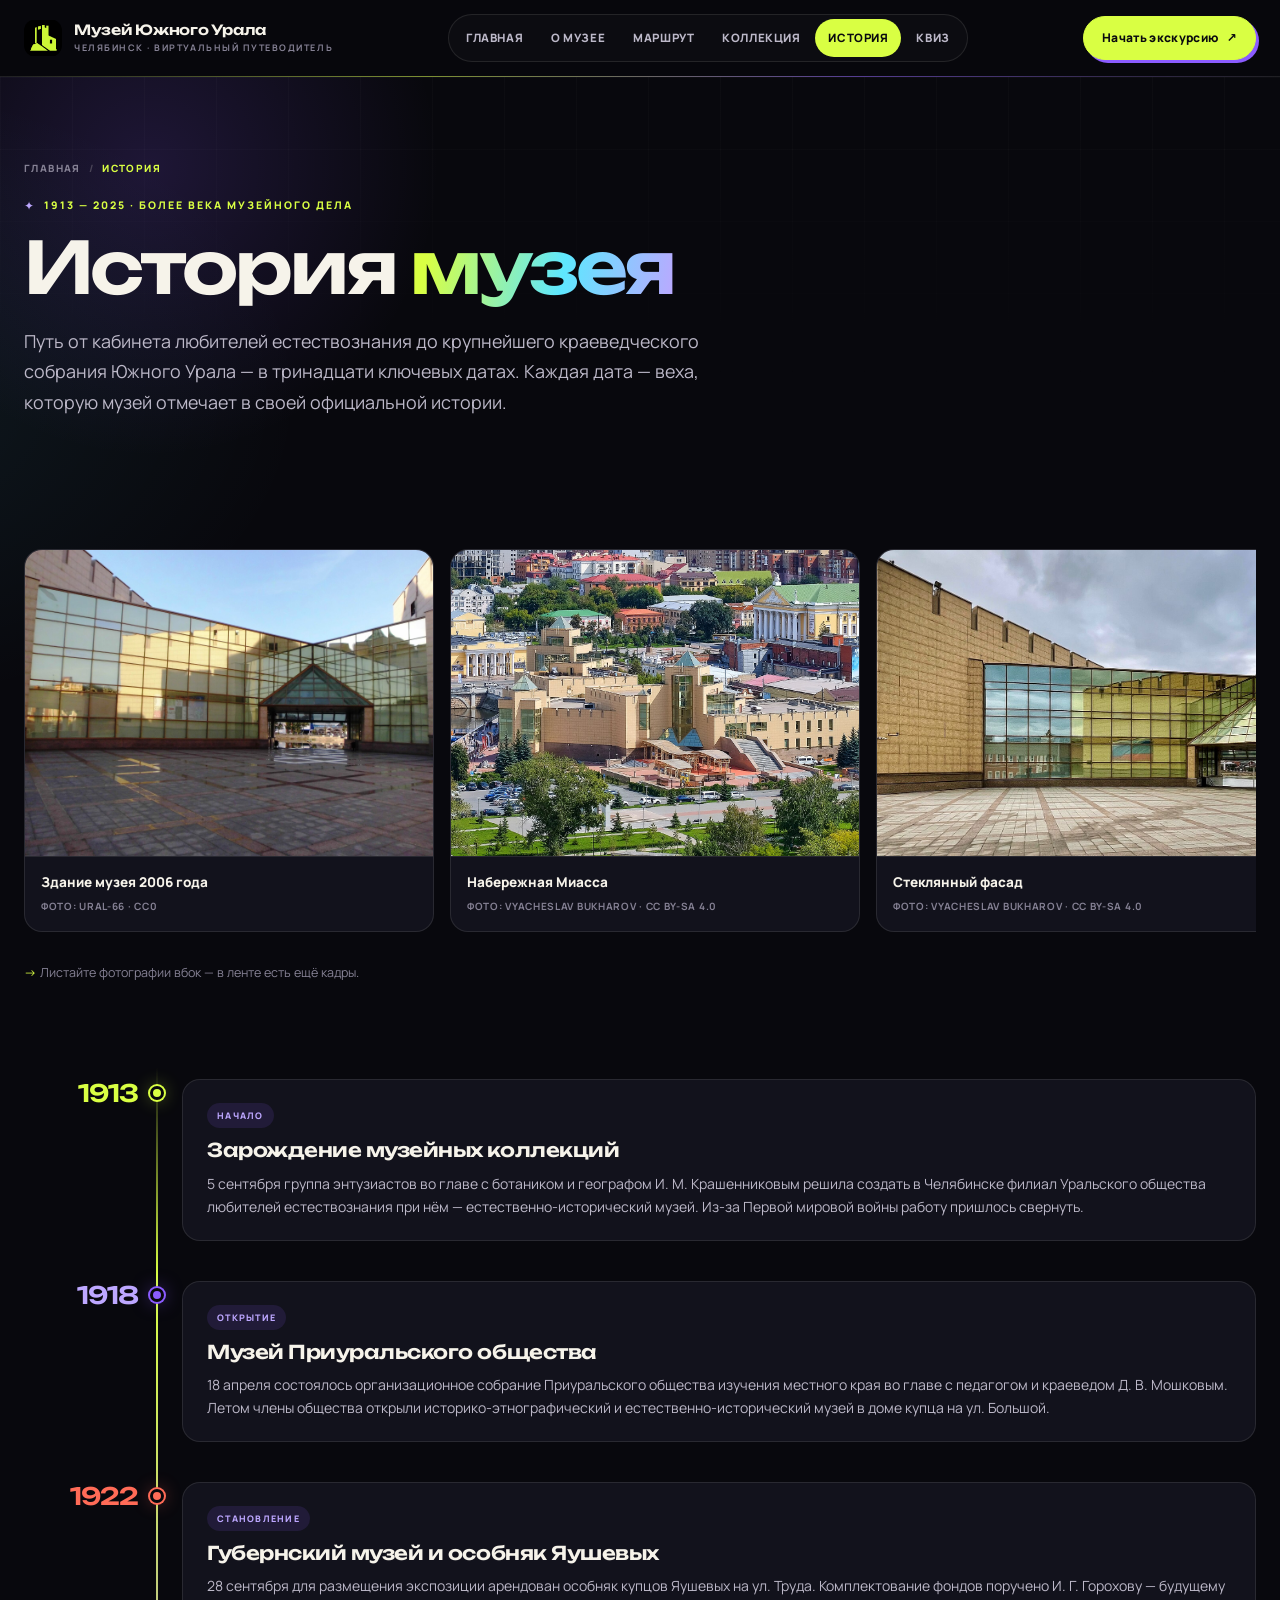
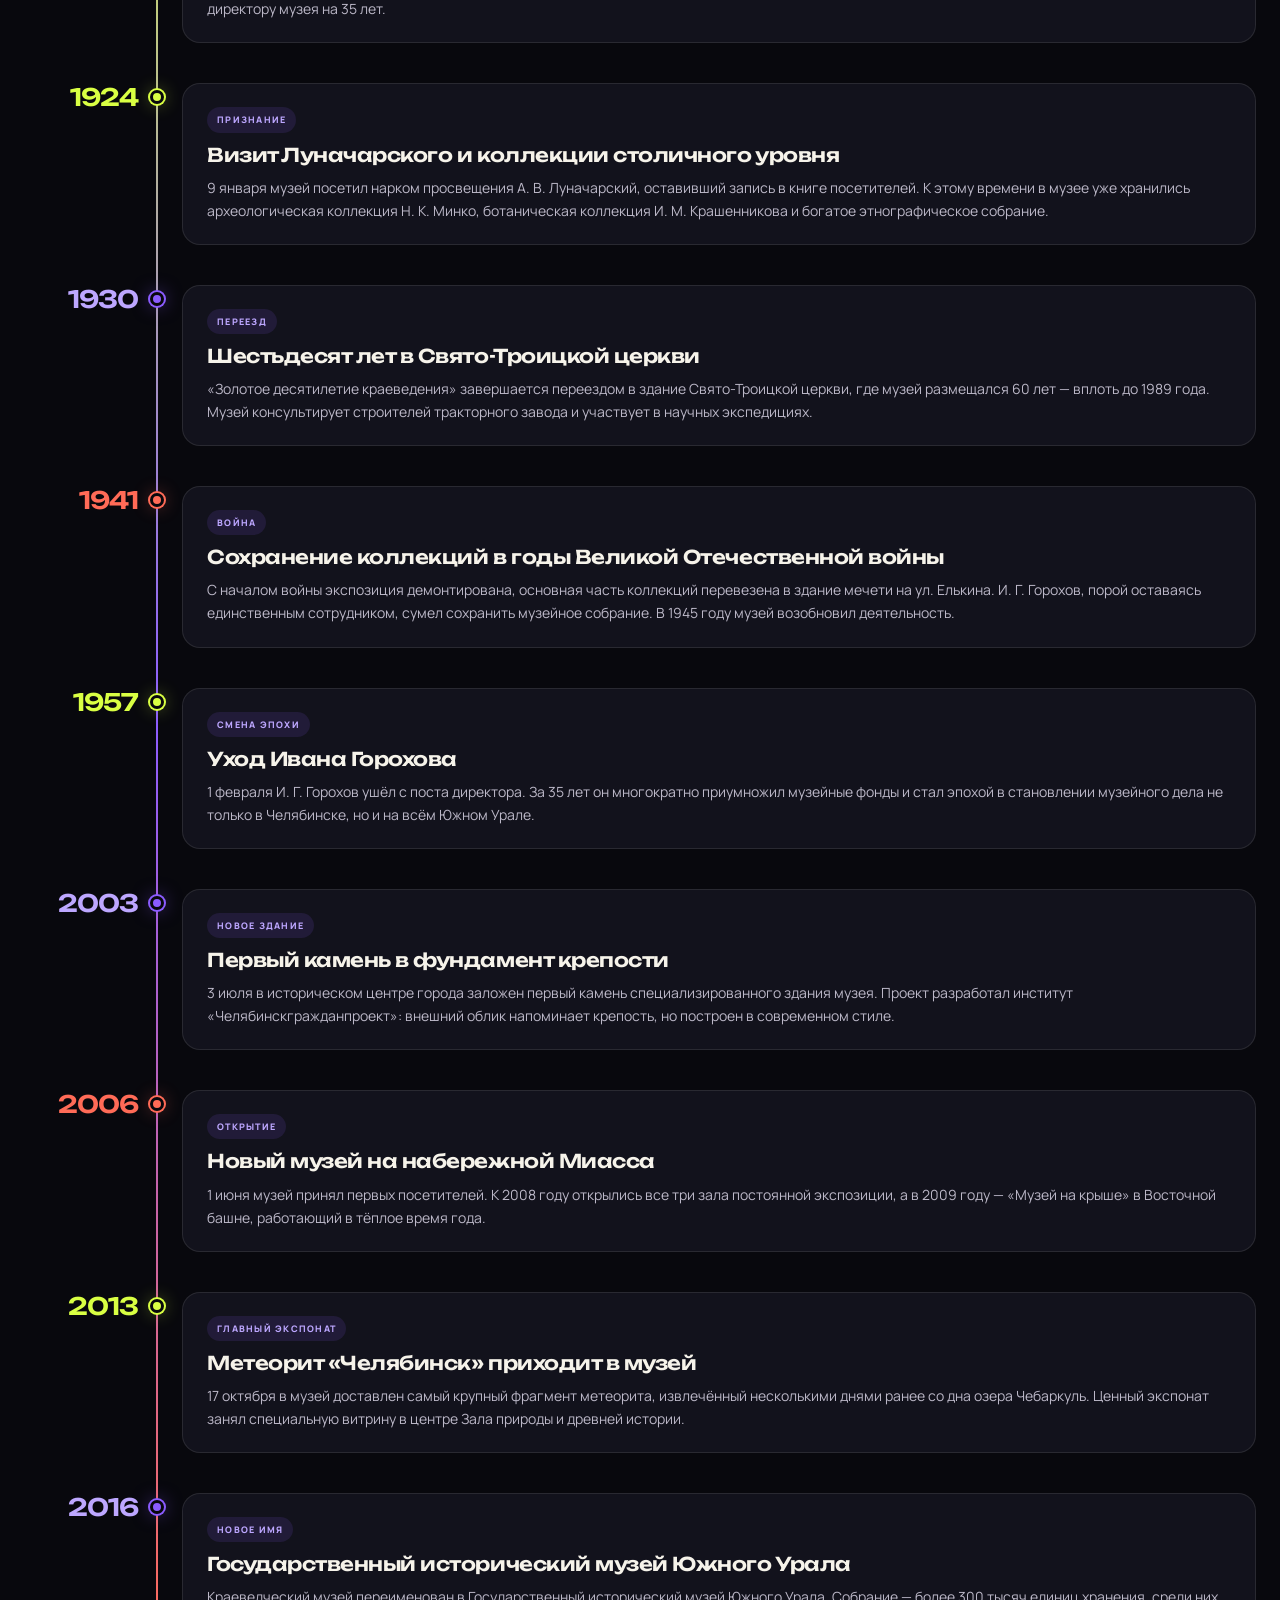
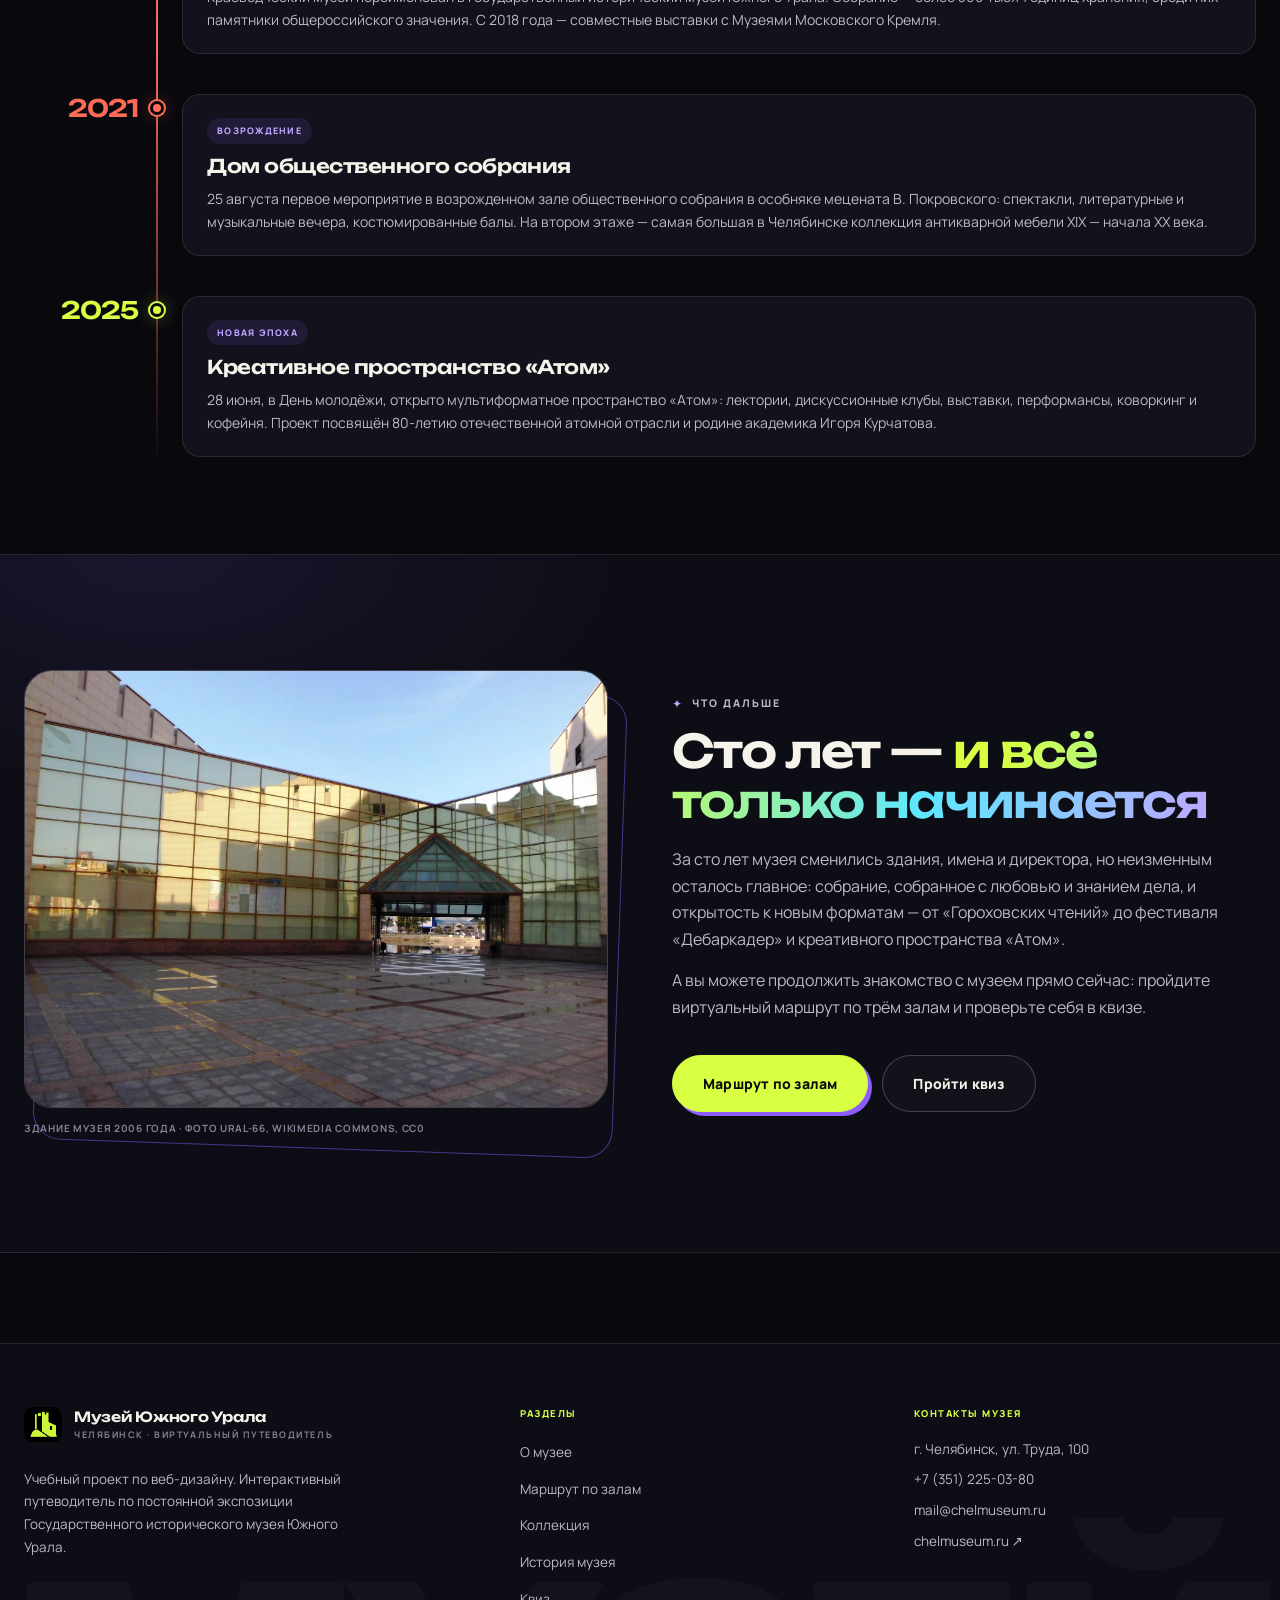
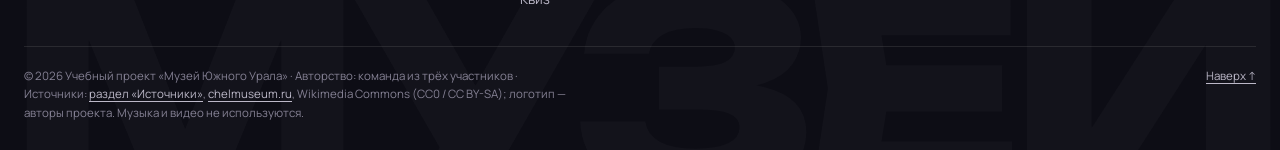
<file: history.html>
<!doctype html>
<html lang="ru">
<head>
  <meta charset="utf-8">
  <meta name="viewport" content="width=device-width, initial-scale=1">
  <meta name="theme-color" content="#08080d">
  <meta name="description" content="История Государственного исторического музея Южного Урала: от первых музейных идей 1913 года до креативного пространства «Атом» в 2025 году.">
  <title>История музея · Музей Южного Урала — Челябинск</title>
  <link rel="stylesheet" href="css/style.css">
  <script src="js/main.js" defer></script>
</head>
<body>
  <a class="skip-link" href="#main">Перейти к содержанию</a>

  <header class="site-header">
    <div class="container">
      <a class="brand" href="index.html" aria-label="Музей Южного Урала — на главную">
        <img src="assets/images/Group 1.png" class="brand-mark" alt="Логотип" style="background: none; box-shadow: none; transform: none; object-fit: contain;">
        <span class="brand-name">Музей Южного Урала<span class="brand-sub">Челябинск · виртуальный путеводитель</span></span>
      </a>

      <button class="nav-toggle" type="button" aria-expanded="false" aria-controls="main-nav" aria-label="Открыть меню">
        <span aria-hidden="true"></span>
      </button>

      <nav class="main-nav" id="main-nav" aria-label="Основная навигация">
        <a href="index.html">Главная</a>
        <a href="museum.html">О музее</a>
        <a href="route.html">Маршрут</a>
        <a href="collection.html">Коллекция</a>
        <a href="history.html">История</a>
        <a href="quiz.html">Квиз</a>
      </nav>

      <a class="header-cta" href="route.html">Начать экскурсию <span aria-hidden="true">↗</span></a>
    </div>
  </header>

  <main id="main">

    <section class="page-hero" aria-labelledby="page-title">
      <div class="container">
        <ol class="breadcrumbs">
          <li><a href="index.html">Главная</a></li>
          <li aria-current="page">История</li>
        </ol>

        <p class="eyebrow">1913 — 2025 · более века музейного дела</p>
        <h1 class="page-title" id="page-title">История <em>музея</em></h1>
        <p class="page-lead">
          Путь от кабинета любителей естествознания до крупнейшего краеведческого
          собрания Южного Урала — в тринадцати ключевых датах. Каждая дата —
          веха, которую музей отмечает в своей официальной истории.
        </p>
      </div>
    </section>

    <!-- Галерея зданий -->
    <section class="section section--tight" style="padding-bottom: 0;" aria-label="Фотографии здания музея">
      <div class="container">
        <div class="photo-strip reveal">
          <figure>
            <img src="assets/images/museum-building.jpg" width="1920" height="1440" loading="lazy"
                 alt="Здание Государственного исторического музея Южного Урала">
            <figcaption>
              <strong>Здание музея 2006 года</strong>
              <span>Фото: Ural-66 · CC0</span>
            </figcaption>
          </figure>
          <figure class="is-wide">
            <img src="assets/images/museum-panorama.jpg" width="1920" height="948" loading="lazy"
                 alt="Панорама музея на набережной реки Миасс">
            <figcaption>
              <strong>Набережная Миасса</strong>
              <span>Фото: Vyacheslav Bukharov · CC BY-SA 4.0</span>
            </figcaption>
          </figure>
          <figure>
            <img src="assets/images/museum-entrance.jpg" width="1920" height="767" loading="lazy"
                 alt="Входная группа музея со стеклянным фасадом">
            <figcaption>
              <strong>Стеклянный фасад</strong>
              <span>Фото: Vyacheslav Bukharov · CC BY-SA 4.0</span>
            </figcaption>
          </figure>
          <figure>
            <img src="assets/images/museum-nw.jpg" width="1496" height="873" loading="lazy"
                 alt="Вид на музей с северо-запада">
            <figcaption>
              <strong>Вид с северо-запада</strong>
              <span>Фото: Alexander Sapozhnikov · CC BY-SA 4.0</span>
            </figcaption>
          </figure>
        </div>
        <p class="gallery-note">Листайте фотографии вбок — в ленте есть ещё кадры.</p>
      </div>
    </section>

    <section class="section section--tight" aria-label="Хронология истории музея">
      <div class="container">
        <ol class="timeline">

          <li class="tl-item reveal">
            <span class="tl-year">1913</span>
            <div class="tl-body">
              <span class="tl-tag">Начало</span>
              <h3>Зарождение музейных коллекций</h3>
              <p>
                5 сентября группа энтузиастов во главе с ботаником и географом
                И. М. Крашенниковым решила создать в Челябинске филиал Уральского
                общества любителей естествознания при нём — естественно-исторический музей.
                Из-за Первой мировой войны работу пришлось свернуть.
              </p>
            </div>
          </li>

          <li class="tl-item reveal">
            <span class="tl-year">1918</span>
            <div class="tl-body">
              <span class="tl-tag">Открытие</span>
              <h3>Музей Приуральского общества</h3>
              <p>
                18 апреля состоялось организационное собрание Приуральского общества
                изучения местного края во главе с педагогом и краеведом Д. В. Мошковым.
                Летом члены общества открыли историко-этнографический и
                естественно-исторический музей в доме купца на ул. Большой.
              </p>
            </div>
          </li>

          <li class="tl-item reveal">
            <span class="tl-year">1922</span>
            <div class="tl-body">
              <span class="tl-tag">Становление</span>
              <h3>Губернский музей и особняк Яушевых</h3>
              <p>
                28 сентября для размещения экспозиции арендован особняк купцов Яушевых
                на ул. Труда. Комплектование фондов поручено И. Г. Горохову — будущему
                директору музея на 35 лет.
              </p>
            </div>
          </li>

          <li class="tl-item reveal">
            <span class="tl-year">1924</span>
            <div class="tl-body">
              <span class="tl-tag">Признание</span>
              <h3>Визит Луначарского и коллекции столичного уровня</h3>
              <p>
                9 января музей посетил нарком просвещения А. В. Луначарский, оставивший
                запись в книге посетителей. К этому времени в музее уже хранились
                археологическая коллекция Н. К. Минко, ботаническая коллекция
                И. М. Крашенникова и богатое этнографическое собрание.
              </p>
            </div>
          </li>

          <li class="tl-item reveal">
            <span class="tl-year">1930</span>
            <div class="tl-body">
              <span class="tl-tag">Переезд</span>
              <h3>Шестьдесят лет в Свято-Троицкой церкви</h3>
              <p>
                «Золотое десятилетие краеведения» завершается переездом в здание
                Свято-Троицкой церкви, где музей размещался 60 лет — вплоть до 1989 года.
                Музей консультирует строителей тракторного завода и участвует
                в научных экспедициях.
              </p>
            </div>
          </li>

          <li class="tl-item reveal">
            <span class="tl-year">1941</span>
            <div class="tl-body">
              <span class="tl-tag">Война</span>
              <h3>Сохранение коллекций в годы Великой Отечественной войны</h3>
              <p>
                С началом войны экспозиция демонтирована, основная часть коллекций
                перевезена в здание мечети на ул. Елькина. И. Г. Горохов, порой
                оставаясь единственным сотрудником, сумел сохранить музейное собрание.
                В 1945 году музей возобновил деятельность.
              </p>
            </div>
          </li>

          <li class="tl-item reveal">
            <span class="tl-year">1957</span>
            <div class="tl-body">
              <span class="tl-tag">Смена эпохи</span>
              <h3>Уход Ивана Горохова</h3>
              <p>
                1 февраля И. Г. Горохов ушёл с поста директора. За 35 лет он многократно
                приумножил музейные фонды и стал эпохой в становлении музейного дела
                не только в Челябинске, но и на всём Южном Урале.
              </p>
            </div>
          </li>

          <li class="tl-item reveal">
            <span class="tl-year">2003</span>
            <div class="tl-body">
              <span class="tl-tag">Новое здание</span>
              <h3>Первый камень в фундамент крепости</h3>
              <p>
                3 июля в историческом центре города заложен первый камень специализированного
                здания музея. Проект разработал институт «Челябинскгражданпроект»:
                внешний облик напоминает крепость, но построен в современном стиле.
              </p>
            </div>
          </li>

          <li class="tl-item reveal">
            <span class="tl-year">2006</span>
            <div class="tl-body">
              <span class="tl-tag">Открытие</span>
              <h3>Новый музей на набережной Миасса</h3>
              <p>
                1 июня музей принял первых посетителей. К 2008 году открылись все три
                зала постоянной экспозиции, а в 2009 году — «Музей на крыше» в Восточной
                башне, работающий в тёплое время года.
              </p>
            </div>
          </li>

          <li class="tl-item reveal">
            <span class="tl-year">2013</span>
            <div class="tl-body">
              <span class="tl-tag">Главный экспонат</span>
              <h3>Метеорит «Челябинск» приходит в музей</h3>
              <p>
                17 октября в музей доставлен самый крупный фрагмент метеорита,
                извлечённый несколькими днями ранее со дна озера Чебаркуль.
                Ценный экспонат занял специальную витрину в центре Зала природы
                и древней истории.
              </p>
            </div>
          </li>

          <li class="tl-item reveal">
            <span class="tl-year">2016</span>
            <div class="tl-body">
              <span class="tl-tag">Новое имя</span>
              <h3>Государственный исторический музей Южного Урала</h3>
              <p>
                Краеведческий музей переименован в Государственный исторический музей
                Южного Урала. Собрание — более 300 тысяч единиц хранения, среди них
                памятники общероссийского значения. С 2018 года — совместные выставки
                с Музеями Московского Кремля.
              </p>
            </div>
          </li>

          <li class="tl-item reveal">
            <span class="tl-year">2021</span>
            <div class="tl-body">
              <span class="tl-tag">Возрождение</span>
              <h3>Дом общественного собрания</h3>
              <p>
                25 августа первое мероприятие в возрожденном зале общественного собрания
                в особняке мецената В. Покровского: спектакли, литературные и музыкальные
                вечера, костюмированные балы. На втором этаже — самая большая в Челябинске
                коллекция антикварной мебели XIX — начала XX века.
              </p>
            </div>
          </li>

          <li class="tl-item reveal">
            <span class="tl-year">2025</span>
            <div class="tl-body">
              <span class="tl-tag">Новая эпоха</span>
              <h3>Креативное пространство «Атом»</h3>
              <p>
                28 июня, в День молодёжи, открыто мультиформатное пространство «Атом»:
                лектории, дискуссионные клубы, выставки, перформансы, коворкинг и кофейня.
                Проект посвящён 80-летию отечественной атомной отрасли и родине
                академика Игоря Курчатова.
              </p>
            </div>
          </li>

        </ol>
      </div>
    </section>

    <!-- Выводы -->
    <section class="section section--soft" aria-labelledby="summary-title">
      <div class="container split reveal">
        <figure>
          <img src="assets/images/museum-building.jpg" width="1400" height="933"
               alt="Современное здание Государственного исторического музея Южного Урала">
          <figcaption>Здание музея 2006 года · фото Ural-66, Wikimedia Commons, CC0</figcaption>
        </figure>
        <div>
          <p class="eyebrow">Что дальше</p>
          <h2 id="summary-title">Сто лет — <em>и всё только начинается</em></h2>
          <p>
            За сто лет музея сменились здания, имена и директора, но неизменным осталось
            главное: собрание, собранное с любовью и знанием дела, и открытость
            к новым форматам — от «Гороховских чтений» до фестиваля «Дебаркадер»
            и креативного пространства «Атом».
          </p>
          <p>
            А вы можете продолжить знакомство с музеем прямо сейчас: пройдите
            виртуальный маршрут по трём залам и проверьте себя в квизе.
          </p>
          <div class="hero-actions">
            <a class="button button--primary" href="route.html">Маршрут по залам</a>
            <a class="button button--ghost" href="quiz.html">Пройти квиз</a>
          </div>
        </div>
      </div>
    </section>

  </main>

  <footer class="site-footer">
    <div class="container">
      <div class="footer-grid">
        <div class="footer-about">
          <a class="brand" href="index.html">
            <img src="assets/images/Group 1.png" class="brand-mark" alt="Логотип" style="background: none; box-shadow: none; transform: none; object-fit: contain;">
            <span class="brand-name">Музей Южного Урала<span class="brand-sub">Челябинск · виртуальный путеводитель</span></span>
          </a>
          <p>
            Учебный проект по веб-дизайну. Интерактивный путеводитель по постоянной
            экспозиции Государственного исторического музея Южного Урала.
          </p>
        </div>

        <div class="footer-col">
          <h3>Разделы</h3>
          <ul>
            <li><a href="museum.html">О музее</a></li>
            <li><a href="route.html">Маршрут по залам</a></li>
            <li><a href="collection.html">Коллекция</a></li>
            <li><a href="history.html">История музея</a></li>
            <li><a href="quiz.html">Квиз</a></li>
          </ul>
        </div>

        <div class="footer-col">
          <h3>Контакты музея</h3>
          <address>
            <span>г. Челябинск, ул. Труда, 100</span>
            <a href="tel:+73512250380">+7 (351) 225-03-80</a>
            <a href="mailto:mail@chelmuseum.ru">mail@chelmuseum.ru</a>
            <a href="https://chelmuseum.ru/" target="_blank" rel="noreferrer">chelmuseum.ru ↗</a>
          </address>
        </div>
      </div>

      <div class="footer-bottom">
        <p>
          © <span id="current-year">2026</span> Учебный проект «Музей Южного Урала» ·
          Авторство: команда из трёх участников · Источники: <a href="index.html#sources">раздел «Источники»</a>,
          <a href="https://chelmuseum.ru/" target="_blank" rel="noreferrer">chelmuseum.ru</a>,
          Wikimedia Commons (CC0 / CC BY-SA); логотип — авторы проекта. Музыка и видео не используются.
        </p>
        <a href="#main">Наверх ↑</a>
      </div>
    </div>
  </footer>
</body>
</html>
</file>
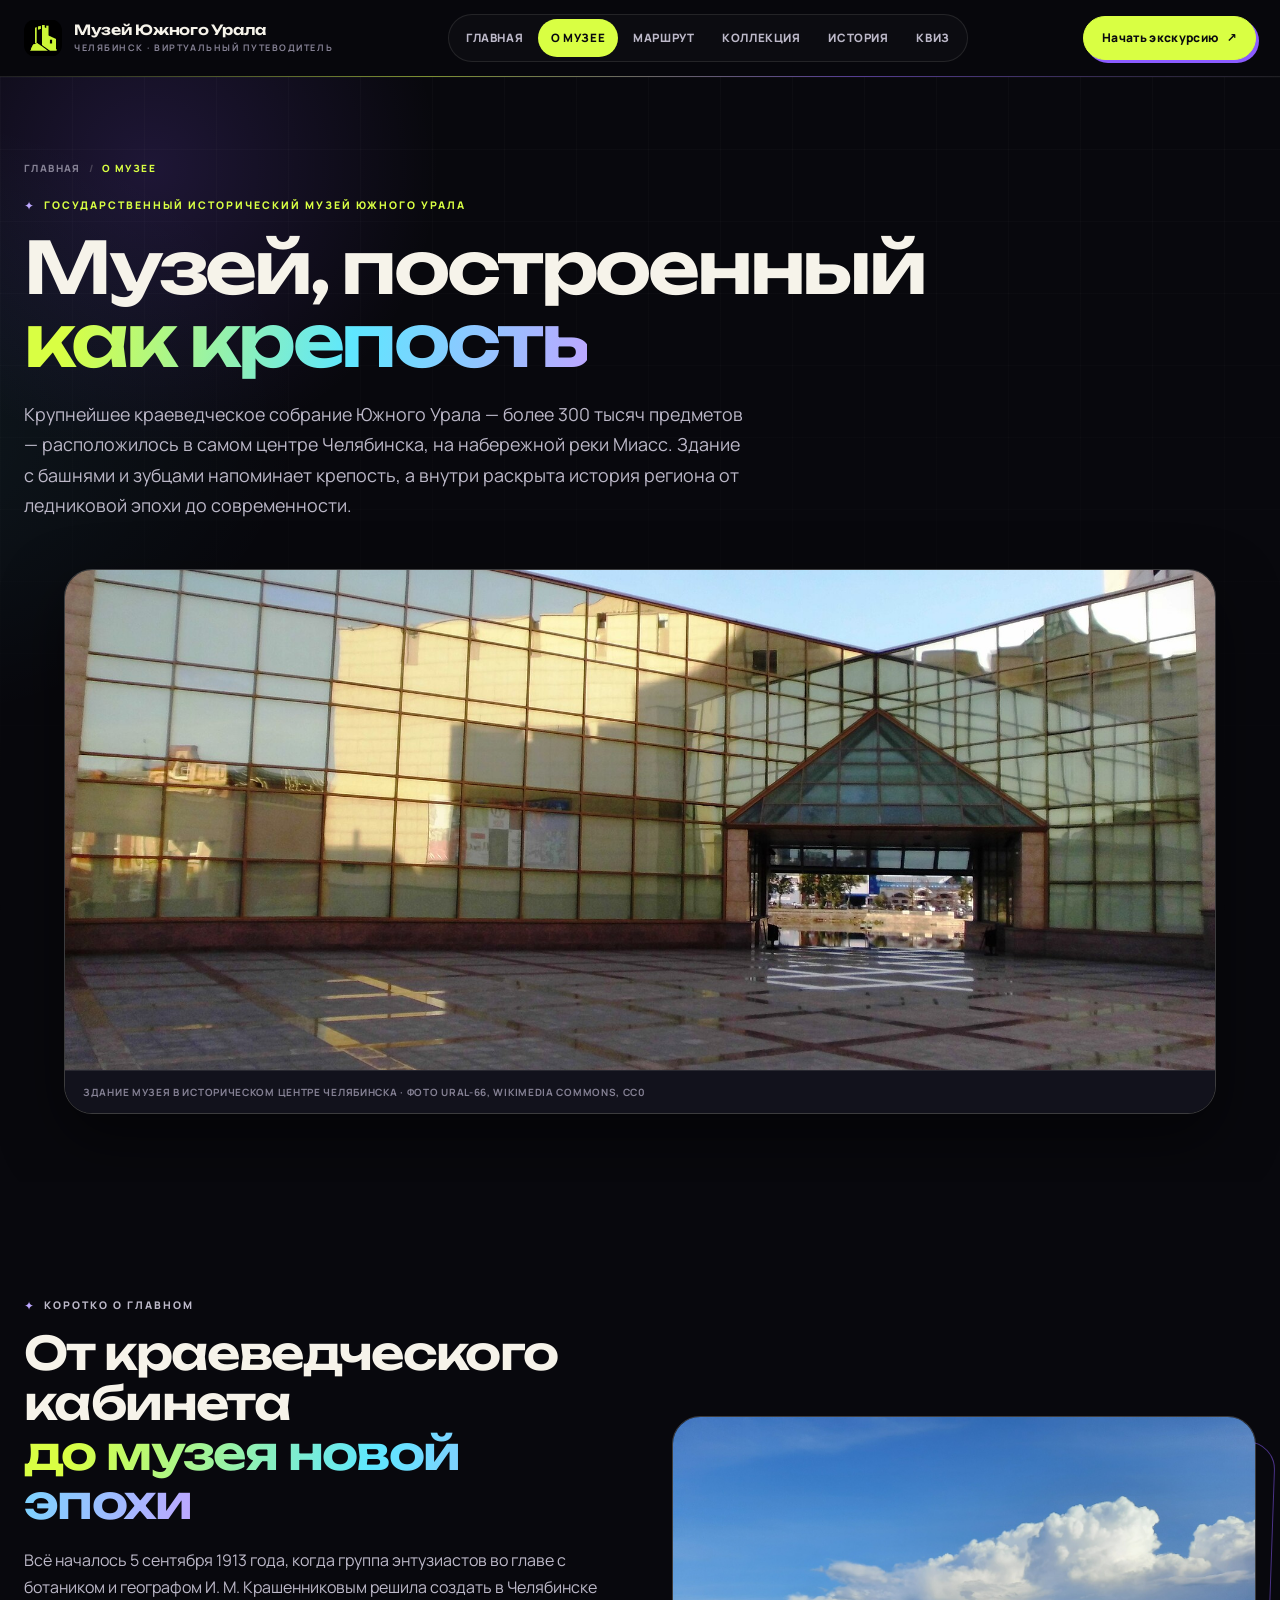
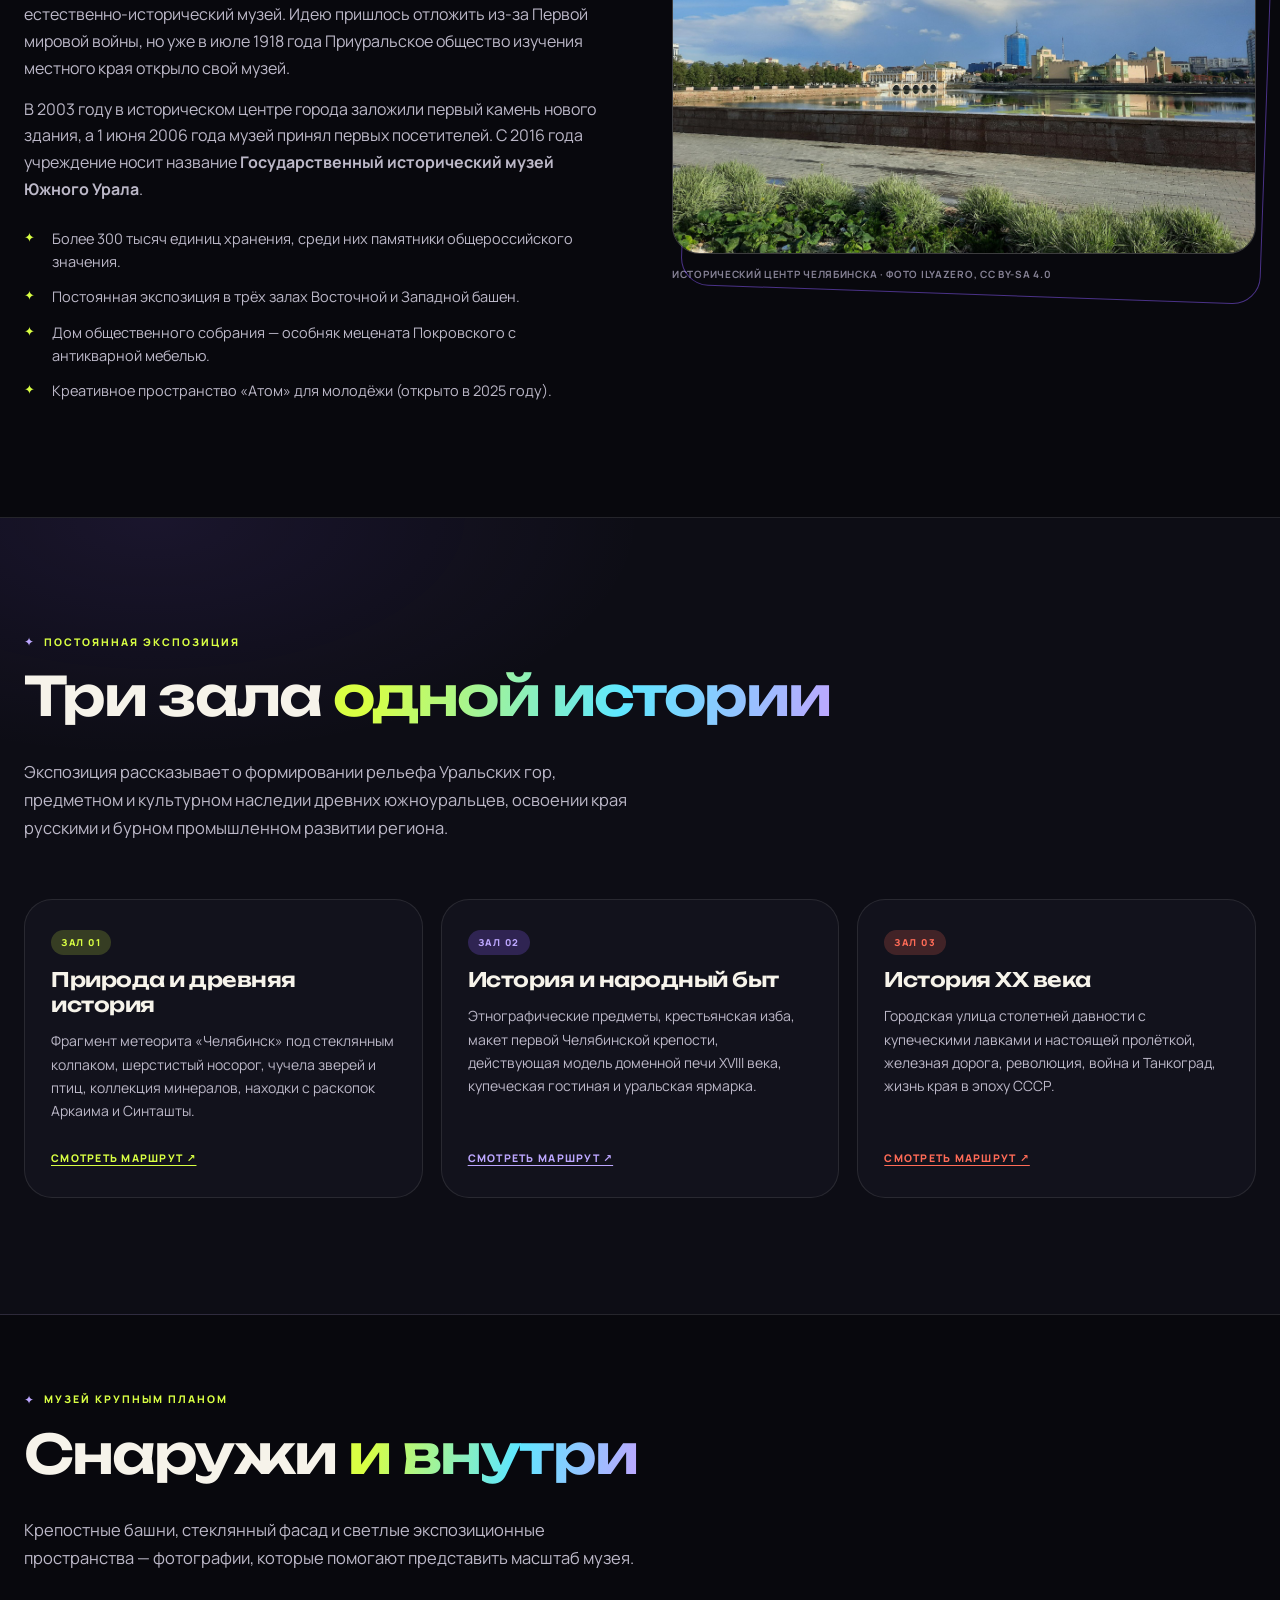
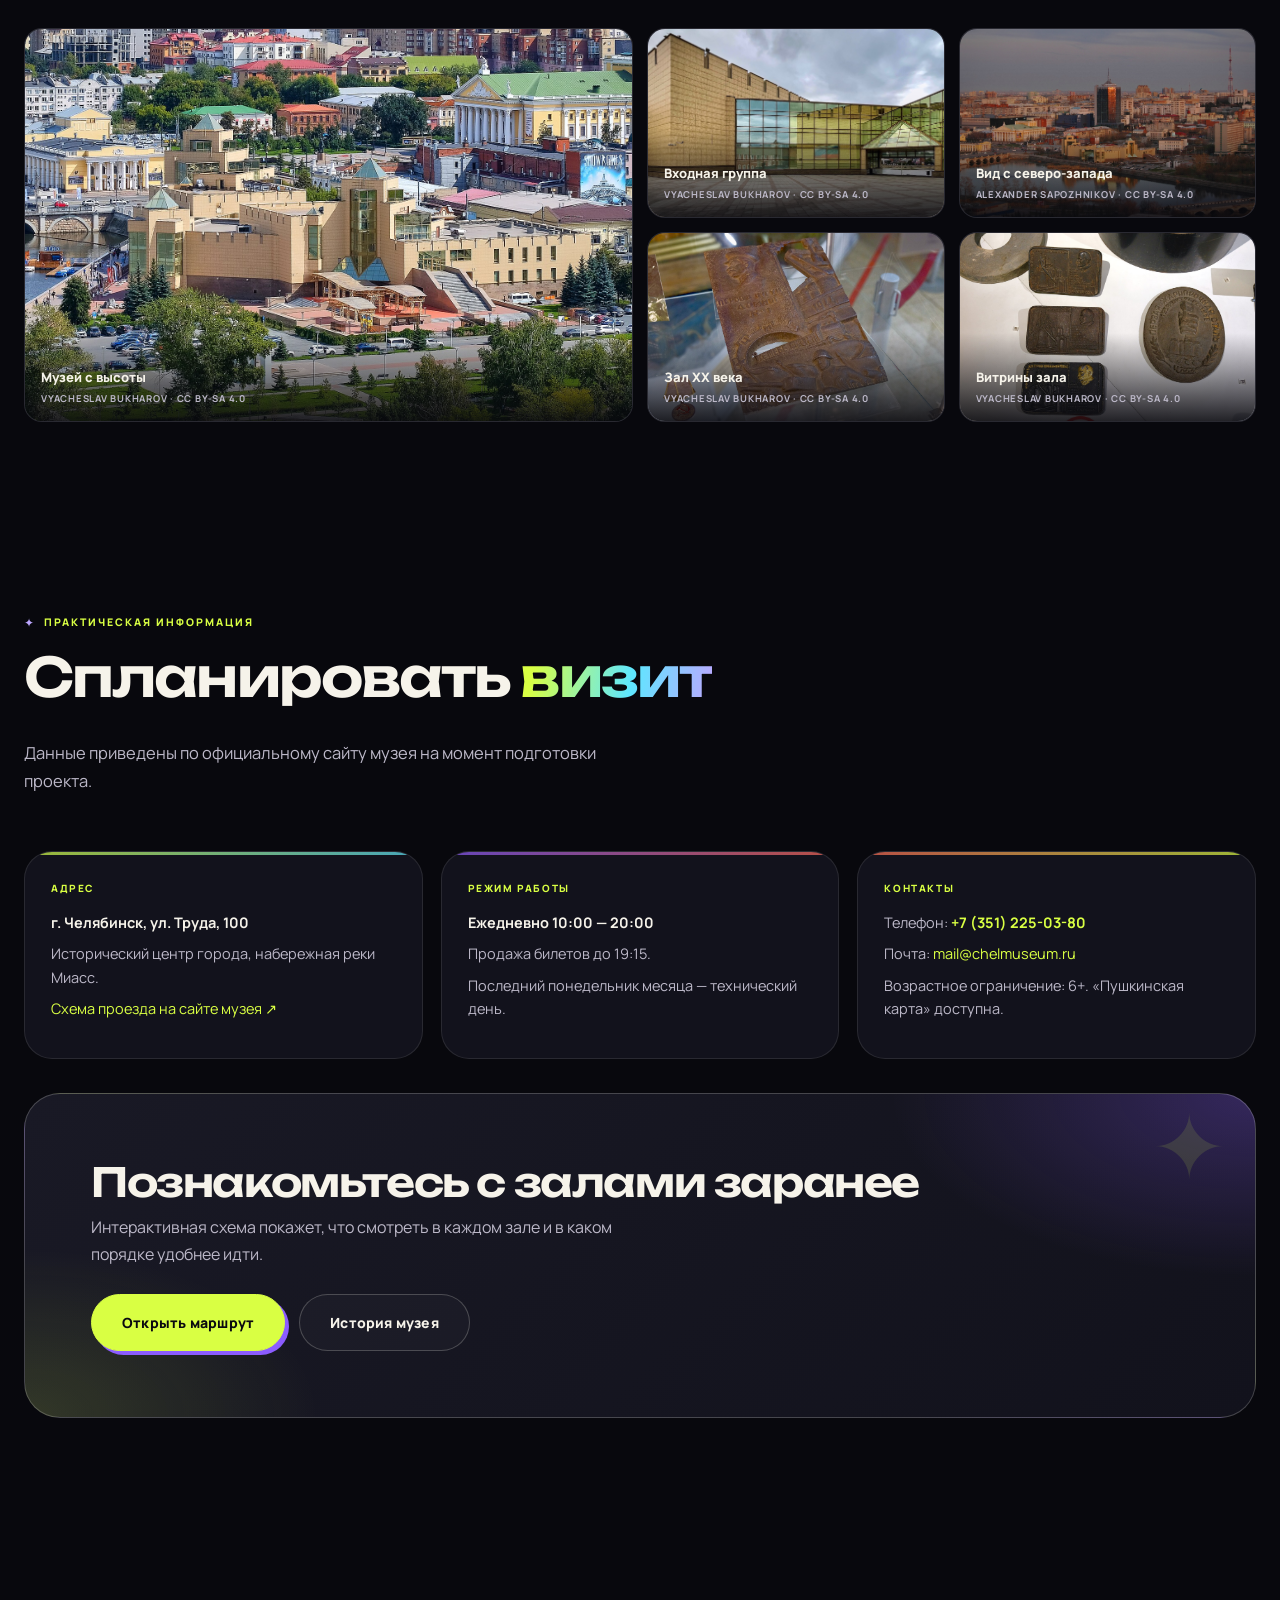
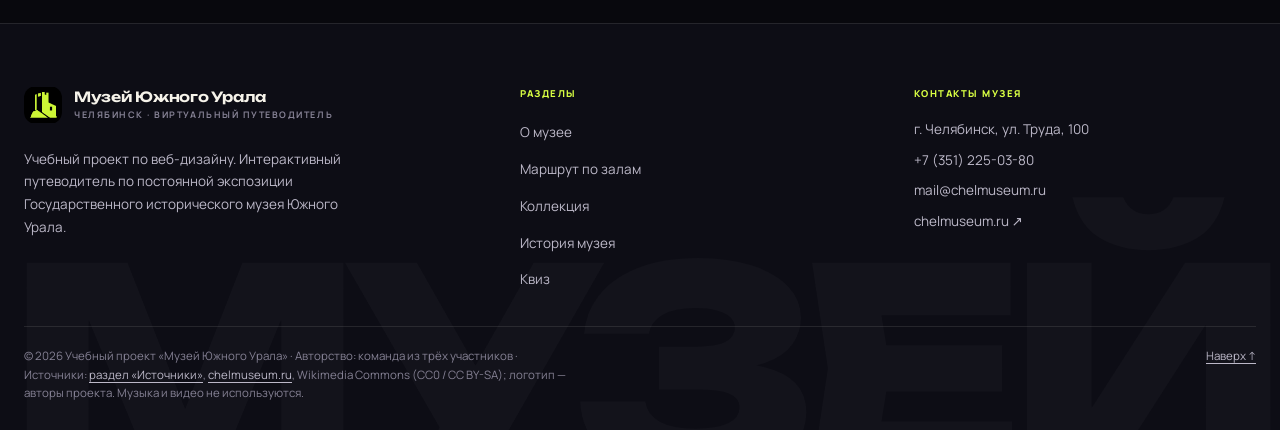
<file: museum.html>
<!doctype html>
<html lang="ru">
<head>
  <meta charset="utf-8">
  <meta name="viewport" content="width=device-width, initial-scale=1">
  <meta name="theme-color" content="#08080d">
  <meta name="description" content="О Государственном историческом музее Южного Урала: история от 1913 года до наших дней, здание-крепость на набережной Миасса, адрес и режим работы.">
  <title>О музее · Музей Южного Урала — Челябинск</title>
  <link rel="stylesheet" href="css/style.css">
  <script src="js/main.js" defer></script>
</head>
<body>
  <a class="skip-link" href="#main">Перейти к содержанию</a>

  <header class="site-header">
    <div class="container">
      <a class="brand" href="index.html" aria-label="Музей Южного Урала — на главную">
        <img src="assets/images/Group 1.png" class="brand-mark" alt="Логотип" style="background: none; box-shadow: none; transform: none; object-fit: contain;">
        <span class="brand-name">Музей Южного Урала<span class="brand-sub">Челябинск · виртуальный путеводитель</span></span>
      </a>

      <button class="nav-toggle" type="button" aria-expanded="false" aria-controls="main-nav" aria-label="Открыть меню">
        <span aria-hidden="true"></span>
      </button>

      <nav class="main-nav" id="main-nav" aria-label="Основная навигация">
        <a href="index.html">Главная</a>
        <a href="museum.html">О музее</a>
        <a href="route.html">Маршрут</a>
        <a href="collection.html">Коллекция</a>
        <a href="history.html">История</a>
        <a href="quiz.html">Квиз</a>
      </nav>

      <a class="header-cta" href="route.html">Начать экскурсию <span aria-hidden="true">↗</span></a>
    </div>
  </header>

  <main id="main">

    <section class="page-hero" aria-labelledby="page-title">
      <div class="container">
        <ol class="breadcrumbs">
          <li><a href="index.html">Главная</a></li>
          <li aria-current="page">О музее</li>
        </ol>

        <p class="eyebrow">Государственный исторический музей Южного Урала</p>
        <h1 class="page-title" id="page-title">Музей, построенный <em>как крепость</em></h1>
        <p class="page-lead">
          Крупнейшее краеведческое собрание Южного Урала — более 300 тысяч предметов —
          расположилось в самом центре Челябинска, на набережной реки Миасс.
          Здание с башнями и зубцами напоминает крепость, а внутри раскрыта история
          региона от ледниковой эпохи до современности.
        </p>

        <figure class="page-cover">
          <img src="assets/images/museum-building.jpg" width="1400" height="933"
               alt="Здание Государственного исторического музея Южного Урала со стеклянным фасадом и башнями">
          <figcaption>Здание музея в историческом центре Челябинска · фото Ural-66, Wikimedia Commons, CC0</figcaption>
        </figure>
      </div>
    </section>

    <!-- О главном -->
    <section class="section" aria-labelledby="about-title">
      <div class="container split reveal">
        <div>
          <p class="eyebrow">Коротко о главном</p>
          <h2 id="about-title">От краеведческого кабинета<br><em>до музея новой эпохи</em></h2>
          <p>
            Всё началось 5 сентября 1913 года, когда группа энтузиастов во главе с ботаником
            и географом И. М. Крашенниковым решила создать в Челябинске естественно-исторический музей.
            Идею пришлось отложить из-за Первой мировой войны, но уже в июле 1918 года
            Приуральское общество изучения местного края открыло свой музей.
          </p>
          <p>
            В 2003 году в историческом центре города заложили первый камень нового здания,
            а 1 июня 2006 года музей принял первых посетителей. С 2016 года учреждение
            носит название <strong>Государственный исторический музей Южного Урала</strong>.
          </p>
          <ul class="check-list">
            <li>Более 300 тысяч единиц хранения, среди них памятники общероссийского значения.</li>
            <li>Постоянная экспозиция в трёх залах Восточной и Западной башен.</li>
            <li>Дом общественного собрания — особняк мецената Покровского с антикварной мебелью.</li>
            <li>Креативное пространство «Атом» для молодёжи (открыто в 2025 году).</li>
          </ul>
        </div>

        <figure>
          <img src="assets/images/city-center.jpg" width="1400" height="933"
               alt="Вид на исторический центр Челябинска с набережной реки Миасс">
          <figcaption>Исторический центр Челябинска · фото IlyaZero, CC BY-SA 4.0</figcaption>
        </figure>
      </div>
    </section>

    <!-- Экспозиция -->
    <section class="section section--soft" aria-labelledby="expo-title">
      <div class="container">
        <div class="section-head reveal">
          <div>
            <p class="eyebrow">Постоянная экспозиция</p>
            <h2 class="section-title" id="expo-title">Три зала <em>одной истории</em></h2>
          </div>
          <p class="section-lead">
            Экспозиция рассказывает о формировании рельефа Уральских гор, предметном
            и культурном наследии древних южноуральцев, освоении края русскими
            и бурном промышленном развитии региона.
          </p>
        </div>

        <div class="cards">
          <article class="card reveal">
            <span class="card-index">Зал 01</span>
            <h3>Природа и древняя история</h3>
            <p>
              Фрагмент метеорита «Челябинск» под стеклянным колпаком, шерстистый носорог,
              чучела зверей и птиц, коллекция минералов, находки с раскопок Аркаима и Синташты.
            </p>
            <a class="card-link" href="route.html#route">Смотреть маршрут ↗</a>
          </article>

          <article class="card reveal">
            <span class="card-index">Зал 02</span>
            <h3>История и народный быт</h3>
            <p>
              Этнографические предметы, крестьянская изба, макет первой Челябинской крепости,
              действующая модель доменной печи XVIII века, купеческая гостиная и уральская ярмарка.
            </p>
            <a class="card-link" href="route.html#route">Смотреть маршрут ↗</a>
          </article>

          <article class="card reveal">
            <span class="card-index">Зал 03</span>
            <h3>История XX века</h3>
            <p>
              Городская улица столетней давности с купеческими лавками и настоящей пролёткой,
              железная дорога, революция, война и Танкоград, жизнь края в эпоху СССР.
            </p>
            <a class="card-link" href="route.html#route">Смотреть маршрут ↗</a>
          </article>
        </div>
      </div>
    </section>

    <!-- Фотогалерея -->
    <section class="section section--tight" aria-labelledby="museum-gallery-title">
      <div class="container">
        <div class="section-head reveal">
          <div>
            <p class="eyebrow">Музей крупным планом</p>
            <h2 class="section-title" id="museum-gallery-title">Снаружи <em>и внутри</em></h2>
          </div>
          <p class="section-lead">
            Крепостные башни, стеклянный фасад и светлые экспозиционные пространства —
            фотографии, которые помогают представить масштаб музея.
          </p>
        </div>

        <div class="photo-grid reveal">
          <figure class="is-wide">
            <img src="assets/images/museum-panorama.jpg" width="1920" height="948" loading="lazy"
                 alt="Панорама музея Южного Урала с высоты на набережной реки Миасс">
            <figcaption>
              <strong>Музей с высоты</strong>
              <span>Vyacheslav Bukharov · CC BY-SA 4.0</span>
            </figcaption>
          </figure>
          <figure>
            <img src="assets/images/museum-entrance.jpg" width="1920" height="767" loading="lazy"
                 alt="Входная группа и стеклянный фасад музея">
            <figcaption>
              <strong>Входная группа</strong>
              <span>Vyacheslav Bukharov · CC BY-SA 4.0</span>
            </figcaption>
          </figure>
          <figure>
            <img src="assets/images/museum-nw.jpg" width="1496" height="873" loading="lazy"
                 alt="Вид на здание музея с северо-запада">
            <figcaption>
              <strong>Вид с северо-запада</strong>
              <span>Alexander Sapozhnikov · CC BY-SA 4.0</span>
            </figcaption>
          </figure>
          <figure>
            <img src="assets/images/hall-xx.jpg" width="1920" height="1077" loading="lazy"
                 alt="Экспозиция зала истории XX века">
            <figcaption>
              <strong>Зал XX века</strong>
              <span>Vyacheslav Bukharov · CC BY-SA 4.0</span>
            </figcaption>
          </figure>
          <figure>
            <img src="assets/images/hall-xx-2.jpg" width="1920" height="1077" loading="lazy"
                 alt="Витрины зала истории XX века с документами и предметами">
            <figcaption>
              <strong>Витрины зала</strong>
              <span>Vyacheslav Bukharov · CC BY-SA 4.0</span>
            </figcaption>
          </figure>
        </div>
      </div>
    </section>

    <!-- Посещение -->
    <section class="section" aria-labelledby="visit-title">
      <div class="container">
        <div class="section-head reveal">
          <div>
            <p class="eyebrow">Практическая информация</p>
            <h2 class="section-title" id="visit-title">Спланировать <em>визит</em></h2>
          </div>
          <p class="section-lead">
            Данные приведены по официальному сайту музея на момент подготовки проекта.
          </p>
        </div>

        <div class="info-grid reveal">
          <article class="info-card">
            <h3>Адрес</h3>
            <p><strong>г. Челябинск, ул. Труда, 100</strong></p>
            <p>Исторический центр города, набережная реки Миасс.</p>
            <p><a href="https://chelmuseum.ru/contacts/" target="_blank" rel="noreferrer">Схема проезда на сайте музея ↗</a></p>
          </article>

          <article class="info-card">
            <h3>Режим работы</h3>
            <p><strong>Ежедневно 10:00 — 20:00</strong></p>
            <p>Продажа билетов до 19:15.</p>
            <p>Последний понедельник месяца — технический день.</p>
          </article>

          <article class="info-card">
            <h3>Контакты</h3>
            <p>Телефон: <strong><a href="tel:+73512250380">+7 (351) 225-03-80</a></strong></p>
            <p>Почта: <a href="mailto:mail@chelmuseum.ru">mail@chelmuseum.ru</a></p>
            <p>Возрастное ограничение: 6+. «Пушкинская карта» доступна.</p>
          </article>
        </div>

        <div class="cta-block reveal" style="margin-top: 34px;">
          <div>
            <h2>Познакомьтесь с залами заранее</h2>
            <p>Интерактивная схема покажет, что смотреть в каждом зале и в каком порядке удобнее идти.</p>
          </div>
          <div class="cta-actions">
            <a class="button button--primary" href="route.html">Открыть маршрут</a>
            <a class="button button--ghost" href="history.html">История музея</a>
          </div>
        </div>
      </div>
    </section>

  </main>

  <footer class="site-footer">
    <div class="container">
      <div class="footer-grid">
        <div class="footer-about">
          <a class="brand" href="index.html">
            <img src="assets/images/Group 1.png" class="brand-mark" alt="Логотип" style="background: none; box-shadow: none; transform: none; object-fit: contain;">
            <span class="brand-name">Музей Южного Урала<span class="brand-sub">Челябинск · виртуальный путеводитель</span></span>
          </a>
          <p>
            Учебный проект по веб-дизайну. Интерактивный путеводитель по постоянной
            экспозиции Государственного исторического музея Южного Урала.
          </p>
        </div>

        <div class="footer-col">
          <h3>Разделы</h3>
          <ul>
            <li><a href="museum.html">О музее</a></li>
            <li><a href="route.html">Маршрут по залам</a></li>
            <li><a href="collection.html">Коллекция</a></li>
            <li><a href="history.html">История музея</a></li>
            <li><a href="quiz.html">Квиз</a></li>
          </ul>
        </div>

        <div class="footer-col">
          <h3>Контакты музея</h3>
          <address>
            <span>г. Челябинск, ул. Труда, 100</span>
            <a href="tel:+73512250380">+7 (351) 225-03-80</a>
            <a href="mailto:mail@chelmuseum.ru">mail@chelmuseum.ru</a>
            <a href="https://chelmuseum.ru/" target="_blank" rel="noreferrer">chelmuseum.ru ↗</a>
          </address>
        </div>
      </div>

      <div class="footer-bottom">
        <p>
          © <span id="current-year">2026</span> Учебный проект «Музей Южного Урала» ·
          Авторство: команда из трёх участников · Источники: <a href="index.html#sources">раздел «Источники»</a>,
          <a href="https://chelmuseum.ru/" target="_blank" rel="noreferrer">chelmuseum.ru</a>,
          Wikimedia Commons (CC0 / CC BY-SA); логотип — авторы проекта. Музыка и видео не используются.
        </p>
        <a href="#main">Наверх ↑</a>
      </div>
    </div>
  </footer>
</body>
</html>
</file>
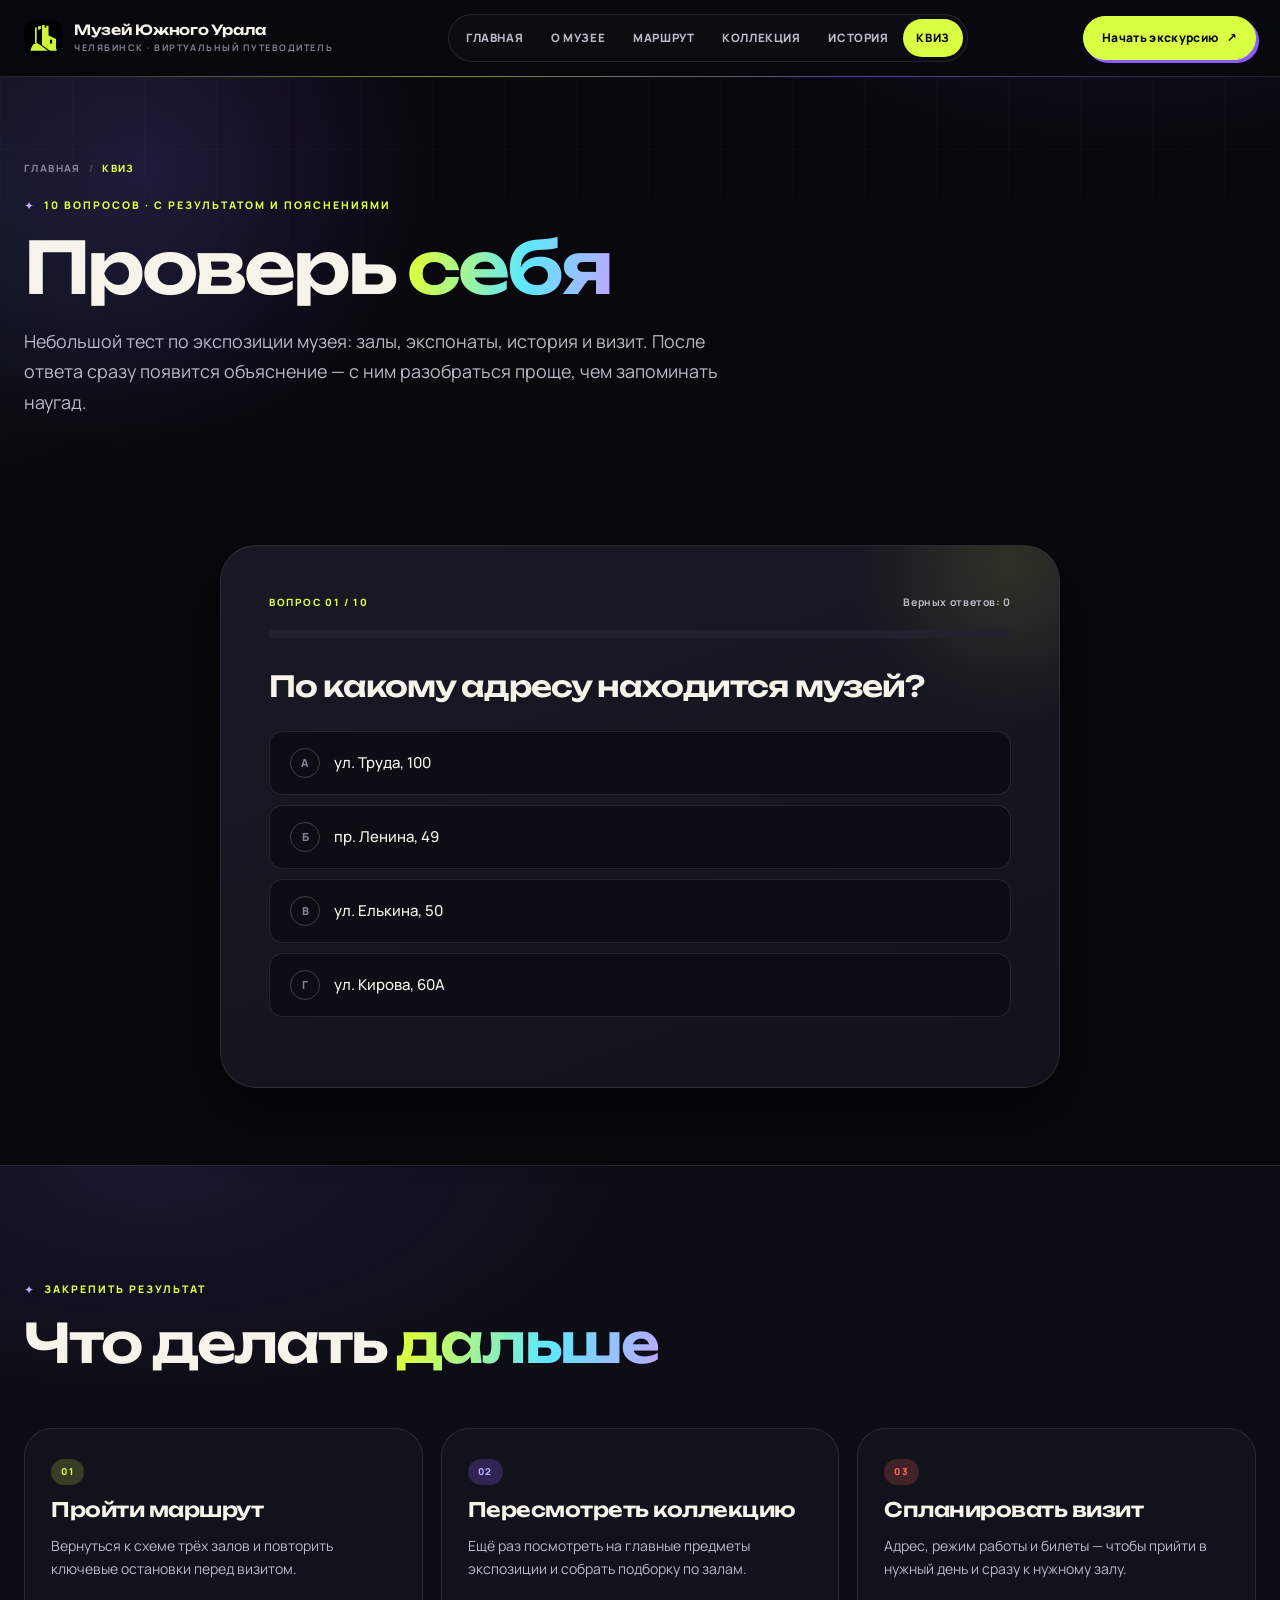
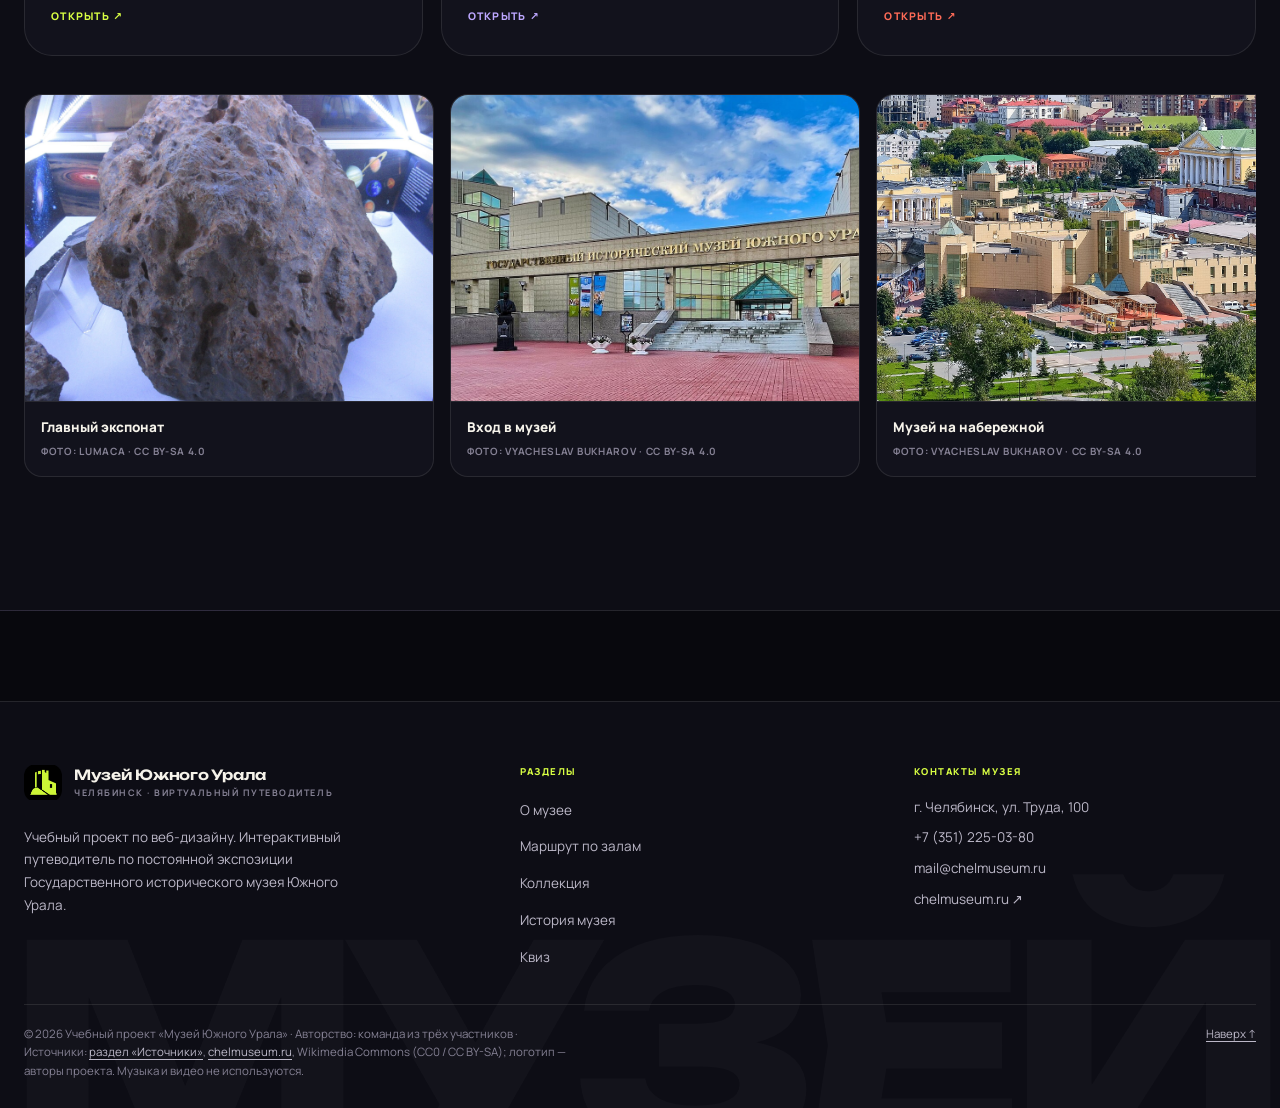
<file: quiz.html>
<!doctype html>
<html lang="ru">
<head>
  <meta charset="utf-8">
  <meta name="viewport" content="width=device-width, initial-scale=1">
  <meta name="theme-color" content="#08080d">
  <meta name="description" content="Квиз «Проверь себя»: десять вопросов о музее Южного Урала, его залах и экспонатах — с результатом и объяснениями.">
  <title>Квиз «Проверь себя» · Музей Южного Урала — Челябинск</title>
  <link rel="stylesheet" href="css/style.css">
  <script src="js/main.js" defer></script>
  <script src="js/quiz.js" defer></script>
</head>
<body>
  <a class="skip-link" href="#main">Перейти к содержанию</a>

  <header class="site-header">
    <div class="container">
      <a class="brand" href="index.html" aria-label="Музей Южного Урала — на главную">
        <img src="assets/images/Group 1.png" class="brand-mark" alt="Логотип" style="background: none; box-shadow: none; transform: none; object-fit: contain;">
        <span class="brand-name">Музей Южного Урала<span class="brand-sub">Челябинск · виртуальный путеводитель</span></span>
      </a>

      <button class="nav-toggle" type="button" aria-expanded="false" aria-controls="main-nav" aria-label="Открыть меню">
        <span aria-hidden="true"></span>
      </button>

      <nav class="main-nav" id="main-nav" aria-label="Основная навигация">
        <a href="index.html">Главная</a>
        <a href="museum.html">О музее</a>
        <a href="route.html">Маршрут</a>
        <a href="collection.html">Коллекция</a>
        <a href="history.html">История</a>
        <a href="quiz.html">Квиз</a>
      </nav>

      <a class="header-cta" href="route.html">Начать экскурсию <span aria-hidden="true">↗</span></a>
    </div>
  </header>

  <main id="main">

    <section class="page-hero" aria-labelledby="page-title">
      <div class="container">
        <ol class="breadcrumbs">
          <li><a href="index.html">Главная</a></li>
          <li aria-current="page">Квиз</li>
        </ol>

        <p class="eyebrow">10 вопросов · с результатом и пояснениями</p>
        <h1 class="page-title" id="page-title">Проверь <em>себя</em></h1>
        <p class="page-lead">
          Небольшой тест по экспозиции музея: залы, экспонаты, история и визит.
          После ответа сразу появится объяснение — с ним разобраться проще,
          чем запоминать наугад.
        </p>
      </div>
    </section>

    <section class="section section--tight" aria-label="Тест">
      <div class="container">
        <div class="quiz-shell" id="quiz">

          <div class="quiz-top">
            <span class="quiz-step" id="quiz-step">Вопрос 01 / 10</span>
            <span class="quiz-score" id="quiz-score">Верных ответов: 0</span>
          </div>

          <div class="quiz-progress" role="progressbar" aria-label="Прогресс теста"
               aria-valuemin="0" aria-valuemax="10" aria-valuenow="0" aria-valuetext="Вопрос 1 из 10">
            <span id="quiz-progress-fill"></span>
          </div>

          <div id="quiz-question-box">
            <h2 class="quiz-question" id="quiz-question">Загрузка вопроса…</h2>

            <fieldset class="quiz-options" id="quiz-options">
              <legend class="sr-only">Варианты ответа</legend>
            </fieldset>

            <p class="quiz-feedback" id="quiz-feedback" role="status" aria-live="polite"></p>

            <div class="quiz-actions">
              <button class="button button--primary" id="quiz-next" type="button" hidden>
                Следующий вопрос <span aria-hidden="true">→</span>
              </button>
            </div>
          </div>

          <div class="quiz-result" id="quiz-result" hidden>
            <div class="score-ring" id="score-ring">0/10</div>
            <h2 id="result-title">Результат</h2>
            <p id="result-text"></p>
            <div class="quiz-actions" style="justify-content: center;">
              <button class="button button--primary" id="quiz-restart" type="button">Пройти заново</button>
              <a class="button button--ghost" href="route.html">Вернуться к маршруту</a>
            </div>
          </div>

        </div>
      </div>
    </section>

    <!-- После теста -->
    <section class="section section--soft" aria-labelledby="after-title">
      <div class="container">
        <div class="section-head reveal">
          <div>
            <p class="eyebrow">Закрепить результат</p>
            <h2 class="section-title" id="after-title">Что делать <em>дальше</em></h2>
          </div>
        </div>

        <div class="cards">
          <a class="card reveal" href="route.html">
            <span class="card-index">01</span>
            <h3>Пройти маршрут</h3>
            <p>Вернуться к схеме трёх залов и повторить ключевые остановки перед визитом.</p>
            <span class="card-link">Открыть ↗</span>
          </a>
          <a class="card reveal" href="collection.html">
            <span class="card-index">02</span>
            <h3>Пересмотреть коллекцию</h3>
            <p>Ещё раз посмотреть на главные предметы экспозиции и собрать подборку по залам.</p>
            <span class="card-link">Открыть ↗</span>
          </a>
          <a class="card reveal" href="museum.html#visit">
            <span class="card-index">03</span>
            <h3>Спланировать визит</h3>
            <p>Адрес, режим работы и билеты — чтобы прийти в нужный день и сразу к нужному залу.</p>
            <span class="card-link">Открыть ↗</span>
          </a>
        </div>

        <div class="photo-strip reveal" style="margin-top: 34px;">
          <figure>
            <img src="assets/images/meteorite-museum.jpg" width="1920" height="1940" loading="lazy"
                 alt="Фрагмент Челябинского метеорита в Зале природы и древней истории">
            <figcaption>
              <strong>Главный экспонат</strong>
              <span>Фото: Lumaca · CC BY-SA 4.0</span>
            </figcaption>
          </figure>
          <figure>
            <img src="assets/images/museum-interior.jpg" width="1920" height="696" loading="lazy"
                 alt="Вход в Государственный исторический музей Южного Урала">
            <figcaption>
              <strong>Вход в музей</strong>
              <span>Фото: Vyacheslav Bukharov · CC BY-SA 4.0</span>
            </figcaption>
          </figure>
          <figure>
            <img src="assets/images/museum-panorama.jpg" width="1920" height="948" loading="lazy"
                 alt="Панорама музея Южного Урала на набережной Миасса">
            <figcaption>
              <strong>Музей на набережной</strong>
              <span>Фото: Vyacheslav Bukharov · CC BY-SA 4.0</span>
            </figcaption>
          </figure>
        </div>
      </div>
    </section>

  </main>

  <footer class="site-footer">
    <div class="container">
      <div class="footer-grid">
        <div class="footer-about">
          <a class="brand" href="index.html">
            <img src="assets/images/Group 1.png" class="brand-mark" alt="Логотип" style="background: none; box-shadow: none; transform: none; object-fit: contain;">
            <span class="brand-name">Музей Южного Урала<span class="brand-sub">Челябинск · виртуальный путеводитель</span></span>
          </a>
          <p>
            Учебный проект по веб-дизайну. Интерактивный путеводитель по постоянной
            экспозиции Государственного исторического музея Южного Урала.
          </p>
        </div>

        <div class="footer-col">
          <h3>Разделы</h3>
          <ul>
            <li><a href="museum.html">О музее</a></li>
            <li><a href="route.html">Маршрут по залам</a></li>
            <li><a href="collection.html">Коллекция</a></li>
            <li><a href="history.html">История музея</a></li>
            <li><a href="quiz.html">Квиз</a></li>
          </ul>
        </div>

        <div class="footer-col">
          <h3>Контакты музея</h3>
          <address>
            <span>г. Челябинск, ул. Труда, 100</span>
            <a href="tel:+73512250380">+7 (351) 225-03-80</a>
            <a href="mailto:mail@chelmuseum.ru">mail@chelmuseum.ru</a>
            <a href="https://chelmuseum.ru/" target="_blank" rel="noreferrer">chelmuseum.ru ↗</a>
          </address>
        </div>
      </div>

      <div class="footer-bottom">
        <p>
          © <span id="current-year">2026</span> Учебный проект «Музей Южного Урала» ·
          Авторство: команда из трёх участников · Источники: <a href="index.html#sources">раздел «Источники»</a>,
          <a href="https://chelmuseum.ru/" target="_blank" rel="noreferrer">chelmuseum.ru</a>,
          Wikimedia Commons (CC0 / CC BY-SA); логотип — авторы проекта. Музыка и видео не используются.
        </p>
        <a href="#main">Наверх ↑</a>
      </div>
    </div>
  </footer>
</body>
</html>
</file>
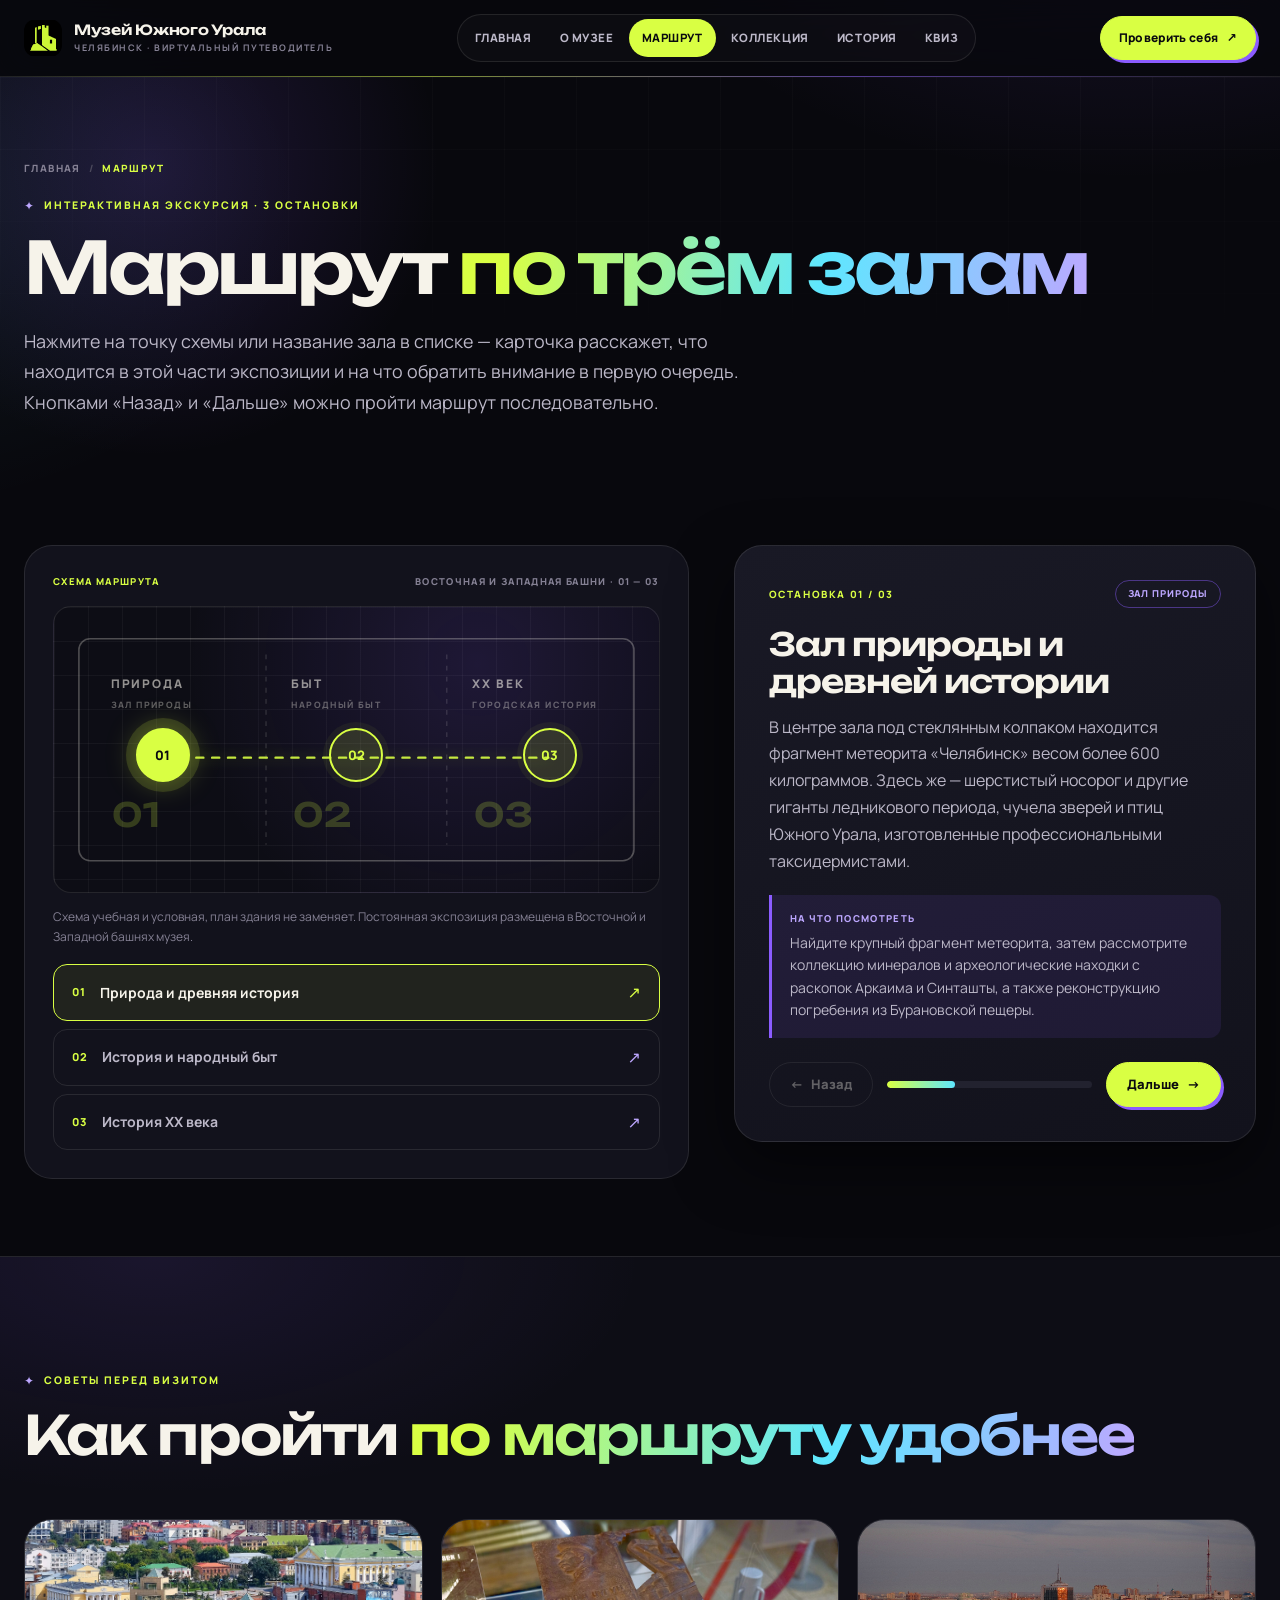
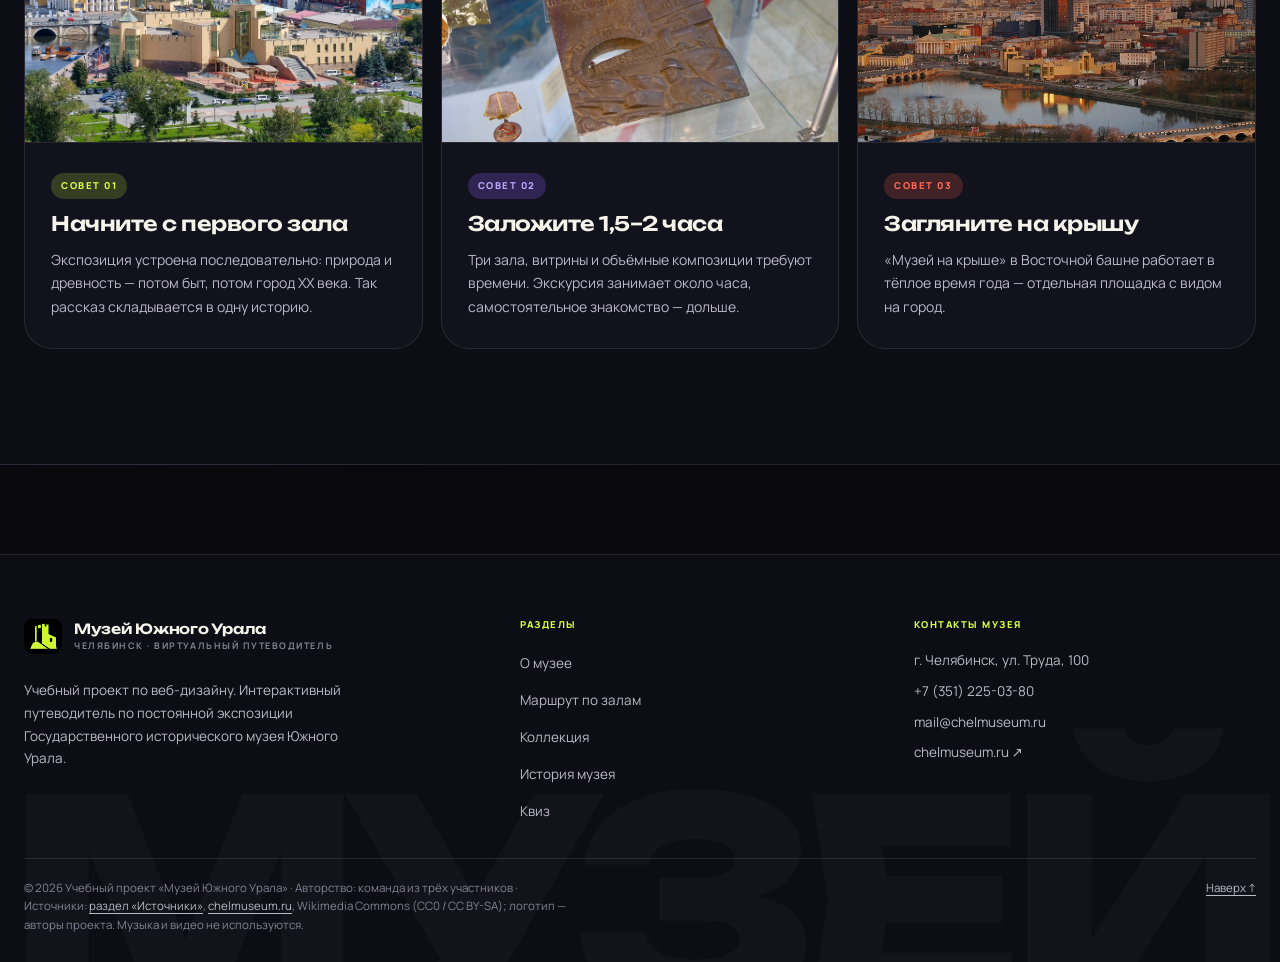
<file: route.html>
<!doctype html>
<html lang="ru">
<head>
  <meta charset="utf-8">
  <meta name="viewport" content="width=device-width, initial-scale=1">
  <meta name="theme-color" content="#08080d">
  <meta name="description" content="Интерактивный маршрут по трём залам постоянной экспозиции: схема музея, описание остановок и советы, что смотреть в первую очередь.">
  <title>Маршрут по залам · Музей Южного Урала — Челябинск</title>
  <link rel="stylesheet" href="css/style.css">
  <script src="js/main.js" defer></script>
  <script src="js/route.js" defer></script>
</head>
<body>
  <a class="skip-link" href="#main">Перейти к содержанию</a>

  <header class="site-header">
    <div class="container">
      <a class="brand" href="index.html" aria-label="Музей Южного Урала — на главную">
        <img src="assets/images/Group 1.png" class="brand-mark" alt="Логотип" style="background: none; box-shadow: none; transform: none; object-fit: contain;">
        <span class="brand-name">Музей Южного Урала<span class="brand-sub">Челябинск · виртуальный путеводитель</span></span>
      </a>

      <button class="nav-toggle" type="button" aria-expanded="false" aria-controls="main-nav" aria-label="Открыть меню">
        <span aria-hidden="true"></span>
      </button>

      <nav class="main-nav" id="main-nav" aria-label="Основная навигация">
        <a href="index.html">Главная</a>
        <a href="museum.html">О музее</a>
        <a href="route.html">Маршрут</a>
        <a href="collection.html">Коллекция</a>
        <a href="history.html">История</a>
        <a href="quiz.html">Квиз</a>
      </nav>

      <a class="header-cta" href="quiz.html">Проверить себя <span aria-hidden="true">↗</span></a>
    </div>
  </header>

  <main id="main">

    <section class="page-hero" id="route" aria-labelledby="page-title">
      <div class="container">
        <ol class="breadcrumbs">
          <li><a href="index.html">Главная</a></li>
          <li aria-current="page">Маршрут</li>
        </ol>

        <p class="eyebrow">Интерактивная экскурсия · 3 остановки</p>
        <h1 class="page-title" id="page-title">Маршрут <em>по трём залам</em></h1>
        <p class="page-lead">
          Нажмите на точку схемы или название зала в списке — карточка расскажет,
          что находится в этой части экспозиции и на что обратить внимание в первую очередь.
          Кнопками «Назад» и «Дальше» можно пройти маршрут последовательно.
        </p>
      </div>
    </section>

    <section class="section section--tight" aria-label="Схема маршрута и описание залов">
      <div class="container route-layout">

        <div class="route-map-card reveal">
          <div class="route-map-head">
            <span>Схема маршрута</span>
            <span>Восточная и Западная башни · 01 — 03</span>
          </div>

          <div class="route-map" role="group" aria-label="Схема постоянной экспозиции из трёх залов">
            <svg viewBox="0 0 760 360" role="img" aria-labelledby="map-title map-desc" preserveAspectRatio="xMidYMid meet">
              <title id="map-title">Схема маршрута по трём залам</title>
              <desc id="map-desc">Условный план: линия маршрута соединяет Зал природы и древней истории, Зал истории и народного быта и Зал истории XX века.</desc>

              <rect class="floor-outline" x="30" y="40" width="700" height="280" rx="14"></rect>
              <line class="floor-divider" x1="266" y1="60" x2="266" y2="300"></line>
              <line class="floor-divider" x1="494" y1="60" x2="494" y2="300"></line>

              <path class="floor-path" d="M138 190 H622"></path>

              <text class="hall-label" x="70" y="102">ПРИРОДА</text>
              <text class="hall-label" x="298" y="102">БЫТ</text>
              <text class="hall-label" x="526" y="102">XX ВЕК</text>

              <text class="hall-num" x="72" y="278">01</text>
              <text class="hall-num" x="300" y="278">02</text>
              <text class="hall-num" x="528" y="278">03</text>

              <text class="hall-label" x="70" y="128" style="font-size: 11px; opacity: .6;">ЗАЛ ПРИРОДЫ</text>
              <text class="hall-label" x="298" y="128" style="font-size: 11px; opacity: .6;">НАРОДНЫЙ БЫТ</text>
              <text class="hall-label" x="526" y="128" style="font-size: 11px; opacity: .6;">ГОРОДСКАЯ ИСТОРИЯ</text>
            </svg>

            <button class="map-stop map-stop--1 is-active" type="button" data-stop="0"
                    aria-pressed="true" aria-label="Остановка 1: Зал природы и древней истории">01</button>
            <button class="map-stop map-stop--2" type="button" data-stop="1"
                    aria-pressed="false" aria-label="Остановка 2: Зал истории и народного быта">02</button>
            <button class="map-stop map-stop--3" type="button" data-stop="2"
                    aria-pressed="false" aria-label="Остановка 3: Зал истории XX века">03</button>
          </div>

          <p class="route-note">
            Схема учебная и условная, план здания не заменяет. Постоянная экспозиция
            размещена в Восточной и Западной башнях музея.
          </p>

          <div class="stop-tabs" role="group" aria-label="Выбор остановки маршрута">
            <button class="stop-tab is-active" type="button" data-stop="0" aria-pressed="true">
              <span class="num">01</span>
              <span class="name">Природа и древняя история</span>
              <span class="arrow" aria-hidden="true">↗</span>
            </button>
            <button class="stop-tab" type="button" data-stop="1" aria-pressed="false">
              <span class="num">02</span>
              <span class="name">История и народный быт</span>
              <span class="arrow" aria-hidden="true">↗</span>
            </button>
            <button class="stop-tab" type="button" data-stop="2" aria-pressed="false">
              <span class="num">03</span>
              <span class="name">История XX века</span>
              <span class="arrow" aria-hidden="true">↗</span>
            </button>
          </div>
        </div>

        <article class="stop-panel reveal" aria-live="polite" aria-atomic="true">
          <div class="stop-panel-top">
            <span class="stop-counter" id="stop-counter">Остановка 01 / 03</span>
            <span class="stop-badge" id="stop-badge">Зал природы</span>
          </div>

          <h2 class="sr-only" id="panel-title">Описание выбранного зала</h2>
          <h3 id="stop-title">Зал природы и древней истории</h3>
          <p class="stop-description" id="stop-description">
            В центре зала под стеклянным колпаком находится фрагмент метеорита «Челябинск»
            весом более 600 килограммов. Здесь же — шерстистый носорог и другие гиганты
            ледникового периода, чучела зверей и птиц Южного Урала.
          </p>

          <div class="stop-focus">
            <strong>На что посмотреть</strong>
            <span id="stop-focus">Найдите крупный фрагмент метеорита, затем рассмотрите коллекцию минералов и археологические находки с раскопок Аркаима и Синташты.</span>
          </div>

          <div class="stop-controls">
            <button class="control-button control-button--prev" id="prev-stop" type="button" disabled>
              <span aria-hidden="true">←</span> Назад
            </button>
            <div class="route-progress" role="progressbar" aria-label="Прогресс маршрута"
                 aria-valuemin="1" aria-valuemax="3" aria-valuenow="1" aria-valuetext="Остановка 1 из 3">
              <span id="progress-fill"></span>
            </div>
            <button class="control-button control-button--next" id="next-stop" type="button">
              Дальше <span aria-hidden="true">→</span>
            </button>
          </div>
        </article>
      </div>
    </section>
    <section class="section section--soft" aria-labelledby="tips-title">
      <div class="container">
        <div class="section-head reveal">
          <div>
            <p class="eyebrow">Советы перед визитом</p>
            <h2 class="section-title" id="tips-title">Как пройти <em>по маршруту удобнее</em></h2>
          </div>
        </div>

        <div class="cards">
          <article class="card reveal">
            <img class="card-photo" src="assets/images/museum-panorama.jpg" width="1920" height="948" loading="lazy"
                 alt="Панорама музея Южного Урала на набережной Миасса">
            <span class="card-index">Совет 01</span>
            <h3>Начните с первого зала</h3>
            <p>Экспозиция устроена последовательно: природа и древность — потом быт, потом город XX века. Так рассказ складывается в одну историю.</p>
          </article>
          <article class="card reveal">
            <img class="card-photo" src="assets/images/hall-xx.jpg" width="1920" height="1077" loading="lazy"
                 alt="Экспозиция зала истории XX века">
            <span class="card-index">Совет 02</span>
            <h3>Заложите 1,5–2 часа</h3>
            <p>Три зала, витрины и объёмные композиции требуют времени. Экскурсия занимает около часа, самостоятельное знакомство — дольше.</p>
          </article>
          <article class="card reveal">
            <img class="card-photo" src="assets/images/museum-nw.jpg" width="1496" height="873" loading="lazy"
                 alt="Вид на музей Южного Урала с северо-запада">
            <span class="card-index">Совет 03</span>
            <h3>Загляните на крышу</h3>
            <p>«Музей на крыше» в Восточной башне работает в тёплое время года — отдельная площадка с видом на город.</p>
          </article>
        </div>
      </div>
    </section>

  </main>

  <footer class="site-footer">
    <div class="container">
      <div class="footer-grid">
        <div class="footer-about">
          <a class="brand" href="index.html">
            <img src="assets/images/Group 1.png" class="brand-mark" alt="Логотип" style="background: none; box-shadow: none; transform: none; object-fit: contain;">
            <span class="brand-name">Музей Южного Урала<span class="brand-sub">Челябинск · виртуальный путеводитель</span></span>
          </a>
          <p>
            Учебный проект по веб-дизайну. Интерактивный путеводитель по постоянной
            экспозиции Государственного исторического музея Южного Урала.
          </p>
        </div>

        <div class="footer-col">
          <h3>Разделы</h3>
          <ul>
            <li><a href="museum.html">О музее</a></li>
            <li><a href="route.html">Маршрут по залам</a></li>
            <li><a href="collection.html">Коллекция</a></li>
            <li><a href="history.html">История музея</a></li>
            <li><a href="quiz.html">Квиз</a></li>
          </ul>
        </div>

        <div class="footer-col">
          <h3>Контакты музея</h3>
          <address>
            <span>г. Челябинск, ул. Труда, 100</span>
            <a href="tel:+73512250380">+7 (351) 225-03-80</a>
            <a href="mailto:mail@chelmuseum.ru">mail@chelmuseum.ru</a>
            <a href="https://chelmuseum.ru/" target="_blank" rel="noreferrer">chelmuseum.ru ↗</a>
          </address>
        </div>
      </div>

      <div class="footer-bottom">
        <p>
          © <span id="current-year">2026</span> Учебный проект «Музей Южного Урала» ·
          Авторство: команда из трёх участников · Источники: <a href="index.html#sources">раздел «Источники»</a>,
          <a href="https://chelmuseum.ru/" target="_blank" rel="noreferrer">chelmuseum.ru</a>,
          Wikimedia Commons (CC0 / CC BY-SA); логотип — авторы проекта. Музыка и видео не используются.
        </p>
        <a href="#main">Наверх ↑</a>
      </div>
    </div>
  </footer>
</body>
</html>
</file>
<file: css/style.css>
@font-face {
  font-family: 'Manrope';
  src: url('../assets/fonts/manrope-400.ttf') format('truetype');
  font-weight: 400;
  font-style: normal;
  font-display: swap;
}
@font-face {
  font-family: 'Manrope';
  src: url('../assets/fonts/manrope-500.ttf') format('truetype');
  font-weight: 500;
  font-style: normal;
  font-display: swap;
}
@font-face {
  font-family: 'Manrope';
  src: url('../assets/fonts/manrope-700.ttf') format('truetype');
  font-weight: 700;
  font-style: normal;
  font-display: swap;
}
@font-face {
  font-family: 'Manrope';
  src: url('../assets/fonts/manrope-800.ttf') format('truetype');
  font-weight: 800;
  font-style: normal;
  font-display: swap;
}
@font-face {
  font-family: 'Unbounded';
  src: url('../assets/fonts/unbounded-400.ttf') format('truetype');
  font-weight: 400;
  font-style: normal;
  font-display: swap;
}
@font-face {
  font-family: 'Unbounded';
  src: url('../assets/fonts/unbounded-600.ttf') format('truetype');
  font-weight: 600;
  font-style: normal;
  font-display: swap;
}
@font-face {
  font-family: 'Unbounded';
  src: url('../assets/fonts/unbounded-800.ttf') format('truetype');
  font-weight: 800;
  font-style: normal;
  font-display: swap;
}

:root {
  color-scheme: dark;

  --bg: #08080d;
  --bg-soft: #0d0d15;
  --surface: #12121c;
  --surface-2: #191925;
  --surface-3: #22222f;
  --line: rgba(246, 243, 234, 0.10);
  --line-strong: rgba(246, 243, 234, 0.22);

  --ink: #f6f3ea;
  --ink-dim: #bcb8c8;
  --muted: #858194;

  --lime: #d9ff43;
  --lime-2: #edffa0;
  --violet: #8b5cff;
  --violet-2: #bda7ff;
  --coral: #ff6b57;
  --cyan: #5ee7ff;
  --ok: #7dffa8;

  --display: 'Unbounded', 'Segoe UI', system-ui, -apple-system, 'Helvetica Neue', Arial, sans-serif;
  --sans: 'Manrope', 'Segoe UI', system-ui, -apple-system, 'Helvetica Neue', Arial, sans-serif;
  --mono: Consolas, 'Courier New', monospace;

  --radius: 18px;
  --radius-lg: 28px;
  --radius-xl: 36px;
  --container: 1240px;
  --header-h: 76px;

  --shadow: 0 24px 60px rgba(0, 0, 0, 0.5);
  --shadow-lime: 0 0 44px rgba(217, 255, 67, 0.22);
}

/* ---------- Базовые правила ---------- */
*, *::before, *::after { box-sizing: border-box; }

html {
  scroll-behavior: smooth;
  scroll-padding-top: calc(var(--header-h) + 18px);
  overflow-x: hidden;
  overflow-x: clip;
}

body {
  margin: 0;
  background:
    radial-gradient(900px 620px at 88% -8%, rgba(139, 92, 255, 0.17), transparent 62%),
    radial-gradient(760px 520px at -12% 8%, rgba(94, 231, 255, 0.08), transparent 60%),
    var(--bg);
  color: var(--ink);
  font-family: var(--sans);
  font-size: 16px;
  font-weight: 400;
  line-height: 1.68;
  -webkit-font-smoothing: antialiased;
  text-rendering: optimizeLegibility;
}

[hidden] { display: none !important; }

img { max-width: 100%; height: auto; display: block; }

a {
  color: var(--lime);
  text-decoration-thickness: 1px;
  text-underline-offset: 3px;
  transition: color 0.2s ease;
}
a:hover { color: var(--violet-2); }

button { font: inherit; }

:focus-visible {
  outline: 3px solid var(--lime);
  outline-offset: 3px;
  border-radius: 6px;
}

::selection { background: var(--lime); color: #0a0a0f; }

.container {
  width: min(var(--container), 100% - 48px);
  margin-inline: auto;
}

.sr-only {
  position: absolute;
  width: 1px; height: 1px;
  margin: -1px; padding: 0;
  overflow: hidden;
  clip: rect(0 0 0 0);
  white-space: nowrap; border: 0;
}

.skip-link {
  position: absolute;
  left: 16px; top: -70px;
  z-index: 100;
  padding: 12px 18px;
  background: var(--lime);
  color: #0a0a0f;
  font-weight: 800;
  border-radius: 0 0 12px 12px;
  text-decoration: none;
  transition: top 0.2s ease;
}
.skip-link:focus { top: 0; color: #0a0a0f; }

/* ---------- Шапка ---------- */
.site-header {
  position: sticky;
  top: 0;
  z-index: 50;
  background: rgba(8, 8, 13, 0.82);
  backdrop-filter: blur(18px) saturate(140%);
  border-bottom: 1px solid var(--line);
}

.site-header::after {
  content: '';
  position: absolute;
  left: 0; right: 0; bottom: -1px;
  height: 1px;
  background: linear-gradient(90deg, transparent, rgba(217, 255, 67, 0.5), rgba(139, 92, 255, 0.5), transparent);
  pointer-events: none;
}

.site-header .container {
  min-height: var(--header-h);
  display: flex;
  align-items: center;
  justify-content: space-between;
  gap: 18px;
}

.brand {
  display: inline-flex;
  align-items: center;
  gap: 12px;
  text-decoration: none;
  color: var(--ink);
}
.brand:hover { color: var(--ink); }

.brand-mark {
  width: 38px; height: 38px;
  flex: none;
  border: 0;
  border-radius: 12px;
  position: relative;
  display: grid;
  place-items: center;
  background: linear-gradient(135deg, var(--lime), #a9df00);
  box-shadow: 0 0 26px rgba(217, 255, 67, 0.28);
  transform: rotate(-6deg);
}
.brand-mark::before,
.brand-mark::after {
  content: '';
  position: absolute;
  width: 17px; height: 3px;
  border-radius: 3px;
  background: #0a0a0f;
}
.brand-mark::before { transform: rotate(45deg); }
.brand-mark::after { transform: rotate(-45deg); }

.brand-name {
  font-family: var(--display);
  font-weight: 600;
  font-size: 14px;
  line-height: 1.2;
  letter-spacing: -0.02em;
}
.brand-sub {
  display: block;
  font-family: var(--sans);
  font-weight: 700;
  font-size: 9px;
  letter-spacing: 0.17em;
  text-transform: uppercase;
  color: var(--muted);
  margin-top: 4px;
}

.main-nav {
  display: flex;
  align-items: center;
  gap: 2px;
  padding: 4px;
  border: 1px solid var(--line);
  border-radius: 999px;
  background: rgba(255, 255, 255, 0.025);
}

.main-nav a {
  color: var(--ink-dim);
  text-decoration: none;
  font-family: var(--sans);
  font-size: 11.5px;
  font-weight: 800;
  letter-spacing: 0.05em;
  text-transform: uppercase;
  padding: 9px 13px;
  border-radius: 999px;
  border: 0;
  white-space: nowrap;
  transition: color 0.2s ease, background 0.2s ease;
}
.main-nav a:hover { color: var(--ink); background: rgba(255, 255, 255, 0.06); }
.main-nav a[aria-current='page'] {
  color: #0a0a0f;
  background: var(--lime);
}

.header-cta {
  display: inline-flex;
  align-items: center;
  gap: 8px;
  padding: 11px 18px;
  border: 1px solid var(--lime);
  border-radius: 999px;
  background: var(--lime);
  color: #0a0a0f;
  text-decoration: none;
  font-size: 12px;
  font-weight: 800;
  letter-spacing: 0.03em;
  white-space: nowrap;
  box-shadow: 3px 3px 0 var(--violet);
  transition: transform 0.18s ease, box-shadow 0.18s ease, background 0.2s ease;
}
.header-cta:hover {
  background: var(--lime-2);
  color: #0a0a0f;
  transform: translate(-2px, -2px);
  box-shadow: 5px 5px 0 var(--violet);
}

.nav-toggle {
  display: none;
  width: 44px; height: 44px;
  background: var(--surface);
  border: 1px solid var(--line-strong);
  border-radius: 12px;
  cursor: pointer;
  position: relative;
}
.nav-toggle span,
.nav-toggle span::before,
.nav-toggle span::after {
  content: '';
  position: absolute;
  left: 11px; right: 11px;
  height: 2px;
  background: var(--ink);
  border-radius: 2px;
  transition: transform 0.2s ease, opacity 0.2s ease;
}
.nav-toggle span { top: 21px; }
.nav-toggle span::before { top: -7px; }
.nav-toggle span::after { top: 7px; }
.nav-toggle[aria-expanded='true'] span { background: transparent; }
.nav-toggle[aria-expanded='true'] span::before { transform: translateY(7px) rotate(45deg); }
.nav-toggle[aria-expanded='true'] span::after { transform: translateY(-7px) rotate(-45deg); }

/* ---------- Типографика секций ---------- */
.eyebrow {
  display: flex;
  flex-wrap: wrap;
  align-items: center;
  gap: 8px;
  margin: 0 0 16px;
  font-family: var(--sans);
  font-size: 10.5px;
  font-weight: 800;
  letter-spacing: 0.19em;
  text-transform: uppercase;
  color: var(--lime);
}
.eyebrow::before {
  content: '✦';
  font-size: 12px;
  line-height: 1;
  color: var(--violet-2);
}

.section-title {
  margin: 0;
  font-family: var(--display);
  font-weight: 600;
  font-size: clamp(30px, 4.5vw, 54px);
  line-height: 1.06;
  letter-spacing: -0.035em;
  text-wrap: balance;
}
.section-title em,
.page-title em,
.hero-title em,
.split h2 em,
.cta-block h2 em {
  font-style: normal;
  background: linear-gradient(100deg, var(--lime) 8%, var(--cyan) 58%, var(--violet-2) 100%);
  -webkit-background-clip: text;
  background-clip: text;
  color: transparent;
}

.section-lead {
  margin: 16px 0 0;
  max-width: 62ch;
  color: var(--ink-dim);
  font-size: 16.5px;
  line-height: 1.7;
}

.section { padding: clamp(64px, 9vw, 120px) 0; }
.section--tight { padding: clamp(44px, 6vw, 80px) 0; }
.section--soft {
  background:
    radial-gradient(700px 340px at 12% 0%, rgba(139, 92, 255, 0.10), transparent 70%),
    var(--bg-soft);
  border-block: 1px solid var(--line);
}

.section-head {
  display: flex;
  flex-wrap: wrap;
  align-items: flex-end;
  justify-content: space-between;
  gap: 24px;
  margin-bottom: clamp(32px, 4.5vw, 56px);
}
.section-head .section-lead { margin-top: 10px; }

/* ---------- Кнопки ---------- */
.button {
  display: inline-flex;
  align-items: center;
  justify-content: center;
  gap: 10px;
  padding: 16px 30px;
  border-radius: 999px;
  border: 1px solid transparent;
  font-family: var(--sans);
  font-size: 14px;
  font-weight: 800;
  letter-spacing: 0.015em;
  text-decoration: none;
  cursor: pointer;
  transition: transform 0.18s ease, background 0.2s ease, border-color 0.2s ease, color 0.2s ease, box-shadow 0.18s ease;
}
.button:active { transform: translateY(1px); }

.button--primary {
  background: var(--lime);
  border-color: var(--lime);
  color: #0a0a0f;
  box-shadow: 4px 4px 0 var(--violet);
}
.button--primary:hover {
  background: var(--lime-2);
  border-color: var(--lime-2);
  color: #0a0a0f;
  transform: translate(-2px, -2px);
  box-shadow: 6px 6px 0 var(--violet);
}

.button--ghost {
  border-color: var(--line-strong);
  color: var(--ink);
  background: rgba(255, 255, 255, 0.025);
}
.button--ghost:hover {
  border-color: var(--lime);
  color: var(--lime);
  background: rgba(217, 255, 67, 0.06);
}

/* ---------- Главная: hero ---------- */
.hero {
  position: relative;
  overflow: hidden;
  padding: clamp(48px, 7vw, 96px) 0 clamp(46px, 6vw, 82px);
}

.hero::before {
  content: '';
  position: absolute;
  top: -280px; right: -180px;
  width: 720px; height: 720px;
  background: radial-gradient(circle, rgba(217, 255, 67, 0.16), rgba(139, 92, 255, 0.10) 42%, transparent 68%);
  pointer-events: none;
}
.hero::after {
  content: '';
  position: absolute;
  left: -180px; bottom: -220px;
  width: 560px; height: 560px;
  background: radial-gradient(circle, rgba(94, 231, 255, 0.10), transparent 66%);
  pointer-events: none;
}

.hero-grid {
  position: relative;
  z-index: 1;
  display: grid;
  grid-template-columns: 1.06fr 0.94fr;
  gap: clamp(34px, 5vw, 74px);
  align-items: center;
}

.hero-title {
  margin: 0;
  font-family: var(--display);
  font-weight: 600;
  font-size: clamp(40px, 5.7vw, 78px);
  line-height: 0.98;
  letter-spacing: -0.045em;
  text-wrap: balance;
}

.hero-lead {
  margin: 24px 0 0;
  max-width: 54ch;
  font-size: clamp(16px, 1.45vw, 18.5px);
  line-height: 1.68;
  color: var(--ink-dim);
}

.hero-chips {
  display: flex;
  flex-wrap: wrap;
  gap: 8px;
  margin-top: 22px;
}
.hero-chips span {
  display: inline-flex;
  align-items: center;
  padding: 6px 12px;
  border: 1px solid var(--line);
  border-radius: 999px;
  background: rgba(255, 255, 255, 0.03);
  color: var(--muted);
  font-size: 10.5px;
  font-weight: 800;
  letter-spacing: 0.12em;
  text-transform: uppercase;
}
.hero-chips span:nth-child(2) {
  border-color: rgba(139, 92, 255, 0.45);
  color: var(--violet-2);
}
.hero-chips span:nth-child(3) {
  border-color: rgba(255, 107, 87, 0.4);
  color: var(--coral);
}

.hero-actions {
  display: flex;
  flex-wrap: wrap;
  gap: 14px;
  margin-top: 34px;
}

.hero-meta {
  margin-top: 40px;
  padding-top: 0;
  border-top: 0;
  display: grid;
  grid-template-columns: repeat(3, minmax(0, 1fr));
  gap: 10px;
}
.hero-meta > div {
  padding: 14px 16px;
  border: 1px solid var(--line);
  border-radius: 14px;
  background: rgba(255, 255, 255, 0.025);
}
.hero-meta dt {
  font-family: var(--sans);
  font-size: 9.5px;
  font-weight: 800;
  letter-spacing: 0.16em;
  text-transform: uppercase;
  color: var(--muted);
}
.hero-meta dd {
  margin: 6px 0 0;
  font-family: var(--display);
  font-weight: 600;
  font-size: 17px;
  line-height: 1.25;
  color: var(--ink);
}
.hero-meta dd span { color: var(--lime); }

.hero-figure { position: relative; margin: 0; }

.hero-figure::before {
  content: '';
  position: absolute;
  inset: 18px -14px -14px 18px;
  border: 1px solid rgba(217, 255, 67, 0.55);
  border-radius: var(--radius-lg);
  transform: rotate(3deg);
  pointer-events: none;
}

.hero-figure .frame {
  position: relative;
  border-radius: var(--radius-lg);
  overflow: hidden;
  border: 1px solid var(--line-strong);
  box-shadow: var(--shadow);
  transform: rotate(-1.2deg);
  transition: transform 0.35s ease;
}
.hero-figure:hover .frame { transform: rotate(0deg); }

.hero-figure img {
  width: 100%;
  aspect-ratio: 4 / 4.05;
  object-fit: cover;
}

.hero-figure .frame::after {
  content: '';
  position: absolute;
  inset: 0;
  background: linear-gradient(to top, rgba(8, 8, 13, 0.72), transparent 48%);
  pointer-events: none;
}

.hero-figure figcaption {
  position: absolute;
  left: 16px; right: 16px; bottom: 14px;
  z-index: 2;
  display: flex;
  flex-wrap: wrap;
  justify-content: space-between;
  gap: 8px 14px;
  font-family: var(--sans);
  font-size: 9.5px;
  font-weight: 700;
  letter-spacing: 0.08em;
  text-transform: uppercase;
  color: var(--ink-dim);
}
.hero-figure figcaption span:first-child { color: var(--ink); }

.hero-stamp {
  position: absolute;
  top: -24px; right: -16px;
  width: 118px; height: 118px;
  border-radius: 50%;
  background: var(--lime);
  color: #0a0a0f;
  display: grid;
  place-items: center;
  text-align: center;
  font-family: var(--display);
  font-size: 9.5px;
  font-weight: 800;
  letter-spacing: -0.01em;
  text-transform: uppercase;
  line-height: 1.35;
  transform: rotate(11deg);
  border: 4px solid var(--bg);
  box-shadow: 7px 7px 0 var(--violet);
}

/* ---------- Бегущая строка ---------- */
.ticker {
  position: relative;
  z-index: 2;
  overflow: hidden;
  padding: 15px 0;
  background: var(--lime);
  color: #0a0a0f;
  border-block: 1px solid rgba(8, 8, 13, 0.5);
  transform: rotate(-0.7deg) scale(1.02);
  margin-top: 8px;
}
.ticker-track {
  display: flex;
  width: max-content;
  animation: ticker 34s linear infinite;
}
.ticker-group { display: flex; align-items: center; }
.ticker-item {
  display: inline-flex;
  align-items: center;
  gap: 20px;
  padding: 0 24px;
  font-family: var(--display);
  font-size: 12px;
  font-weight: 600;
  letter-spacing: -0.01em;
  text-transform: uppercase;
  white-space: nowrap;
}
.ticker-item::after {
  content: '✦';
  font-family: var(--sans);
  font-size: 15px;
  color: var(--violet);
}
@keyframes ticker {
  from { transform: translateX(0); }
  to { transform: translateX(-50%); }
}
.facts-strip {
  border-block: 1px solid var(--line);
  background: rgba(255, 255, 255, 0.015);
}
.facts-strip .container {
  display: grid;
  grid-template-columns: repeat(4, minmax(0, 1fr));
  gap: 0;
  padding: 28px 0;
}
.fact {
  padding: 8px 26px;
  border-left: 1px solid var(--line);
}
.fact:first-child { border-left: 0; padding-left: 0; }
.fact strong {
  display: block;
  font-family: var(--display);
  font-weight: 600;
  font-size: clamp(24px, 2.6vw, 36px);
  letter-spacing: -0.04em;
  color: var(--lime);
  line-height: 1.08;
}
.fact span {
  display: block;
  margin-top: 8px;
  font-size: 12.5px;
  line-height: 1.5;
  color: var(--ink-dim);
}

/*Фотогалерея */
.photo-strip {
  display: flex;
  gap: 16px;
  overflow-x: auto;
  padding: 4px 4px 18px;
  scroll-snap-type: x mandatory;
  scrollbar-width: thin;
  scrollbar-color: var(--line-strong) transparent;
}
.photo-strip::-webkit-scrollbar { height: 8px; }
.photo-strip::-webkit-scrollbar-thumb { background: var(--surface-3); border-radius: 999px; }

.photo-strip figure {
  flex: 0 0 min(410px, 78vw);
  display: flex;
  flex-direction: column;
  margin: 0;
  scroll-snap-align: start;
  border: 1px solid var(--line);
  border-radius: var(--radius);
  background: var(--surface);
  overflow: hidden;
  transition: border-color 0.25s ease, transform 0.25s ease;
}
.photo-strip figure:hover {
  border-color: rgba(217, 255, 67, 0.55);
  transform: translateY(-4px);
}
.photo-strip img {
  width: 100%;
  aspect-ratio: 4 / 3;
  object-fit: cover;
}
.photo-strip figcaption {
  display: grid;
  gap: 4px;
  margin-top: auto;
  padding: 14px 16px 16px;
  border-top: 1px solid var(--line);
}
.photo-strip figcaption strong {
  font-family: var(--sans);
  font-size: 13.5px;
  font-weight: 800;
  color: var(--ink);
}
.photo-strip figcaption span {
  font-size: 10px;
  font-weight: 700;
  letter-spacing: 0.07em;
  text-transform: uppercase;
  color: var(--muted);
}

.photo-grid {
  display: grid;
  grid-template-columns: repeat(4, minmax(0, 1fr));
  grid-auto-rows: 190px;
  gap: 14px;
}
.photo-grid figure {
  position: relative;
  margin: 0;
  border: 1px solid var(--line);
  border-radius: var(--radius);
  overflow: hidden;
  background: var(--surface);
}
.photo-grid img {
  width: 100%;
  height: 100%;
  object-fit: cover;
  transition: transform 0.5s ease;
}
.photo-grid figure:hover img { transform: scale(1.045); }
.photo-grid figure.is-wide {
  grid-column: span 2;
  grid-row: span 2;
}
.photo-grid figcaption {
  position: absolute;
  left: 0; right: 0; bottom: 0;
  padding: 34px 16px 14px;
  background: linear-gradient(to top, rgba(8, 8, 13, 0.88), transparent);
  display: grid;
  gap: 3px;
}
.photo-grid figcaption strong {
  font-family: var(--sans);
  font-size: 13px;
  font-weight: 800;
  color: var(--ink);
}
.photo-grid figcaption span {
  font-size: 9.5px;
  font-weight: 700;
  letter-spacing: 0.08em;
  text-transform: uppercase;
  color: var(--ink-dim);
}

.gallery-note {
  margin: 12px 0 0;
  font-size: 12.5px;
  color: var(--muted);
}
.gallery-note::before { content: '→ '; color: var(--lime); }

/*Карточки-превью разделов*/
.cards {
  display: grid;
  grid-template-columns: repeat(3, minmax(0, 1fr));
  gap: 18px;
}

.card {
  --accent: var(--lime);
  --accent-soft: rgba(217, 255, 67, 0.18);
  --pad-y: 30px;
  --pad-x: 26px;
  position: relative;
  display: flex;
  flex-direction: column;
  gap: 12px;
  padding: var(--pad-y) var(--pad-x);
  background: var(--surface);
  border: 1px solid var(--line);
  border-radius: var(--radius-lg);
  color: var(--ink);
  text-decoration: none;
  overflow: hidden;
  transition: transform 0.22s ease, border-color 0.22s ease, background 0.22s ease, box-shadow 0.22s ease;
}
.card:nth-child(3n+2) { --accent: var(--violet-2); --accent-soft: rgba(139, 92, 255, 0.24); }
.card:nth-child(3n+3) { --accent: var(--coral); --accent-soft: rgba(255, 107, 87, 0.20); }

.card::before {
  content: '';
  position: absolute;
  top: -70px; right: -60px;
  width: 190px; height: 190px;
  background: radial-gradient(circle, var(--accent-soft), transparent 68%);
  opacity: 0;
  transition: opacity 0.25s ease;
  pointer-events: none;
}
.card:hover {
  transform: translateY(-6px);
  border-color: var(--accent);
  background: var(--surface-2);
  color: var(--ink);
  box-shadow: 0 22px 50px rgba(0, 0, 0, 0.45);
}
.card:hover::before { opacity: 1; }

.card-photo {
  width: calc(100% + 52px);
  max-width: none;
  aspect-ratio: 16 / 9;
  object-fit: cover;
  margin: -30px -26px 18px;
  border-bottom: 1px solid var(--line);
}

.card-index {
  display: inline-flex;
  align-items: center;
  align-self: flex-start;
  padding: 5px 10px;
  border-radius: 999px;
  background: var(--accent-soft);
  font-family: var(--sans);
  font-size: 9.5px;
  font-weight: 800;
  letter-spacing: 0.16em;
  text-transform: uppercase;
  color: var(--accent);
}
.card h3 {
  margin: 0;
  font-family: var(--display);
  font-weight: 600;
  font-size: 20px;
  line-height: 1.25;
  letter-spacing: -0.025em;
}
.card p {
  margin: 0;
  font-size: 14px;
  line-height: 1.65;
  color: var(--ink-dim);
}
.card-link {
  margin-top: auto;
  padding-top: 16px;
  font-family: var(--sans);
  font-size: 10.5px;
  font-weight: 800;
  letter-spacing: 0.12em;
  text-transform: uppercase;
  color: var(--accent);
}

/*Сплит «изображение + текст»*/
.split {
  display: grid;
  grid-template-columns: 1fr 1fr;
  gap: clamp(30px, 5vw, 68px);
  align-items: center;
}

.split figure { margin: 0; position: relative; }
.split figure::before {
  content: '';
  position: absolute;
  inset: 16px -12px -12px 16px;
  border: 1px solid rgba(139, 92, 255, 0.5);
  border-radius: var(--radius-lg);
  transform: rotate(2deg);
  pointer-events: none;
}
.split figure img {
  position: relative;
  width: 100%;
  border-radius: var(--radius-lg);
  border: 1px solid var(--line-strong);
  aspect-ratio: 4 / 3;
  object-fit: cover;
}
.split figcaption {
  margin-top: 12px;
  font-size: 10px;
  font-weight: 700;
  letter-spacing: 0.07em;
  text-transform: uppercase;
  color: var(--muted);
}

.split h2 {
  margin: 0 0 20px;
  font-family: var(--display);
  font-weight: 600;
  font-size: clamp(28px, 3.6vw, 46px);
  line-height: 1.08;
  letter-spacing: -0.035em;
  text-wrap: balance;
}
.split p { color: var(--ink-dim); margin: 0 0 14px; }

.check-list {
  list-style: none;
  margin: 24px 0 0;
  padding: 0;
  display: grid;
  gap: 12px;
}
.check-list li {
  position: relative;
  padding-left: 28px;
  color: var(--ink-dim);
  font-size: 14.5px;
  line-height: 1.6;
}
.check-list li::before {
  content: '✦';
  position: absolute;
  left: 0; top: 1px;
  width: auto; height: auto;
  border: 0;
  background: none;
  color: var(--lime);
  font-size: 13px;
  line-height: 1.5;
}

/*Внутренняя страница: шапка */
.page-hero {
  position: relative;
  padding: clamp(46px, 6.5vw, 92px) 0 clamp(32px, 4vw, 56px);
  overflow: hidden;
}
.page-hero::before {
  content: '';
  position: absolute;
  top: -220px; left: -160px;
  width: 620px; height: 620px;
  background: radial-gradient(circle, rgba(139, 92, 255, 0.17), transparent 66%);
  pointer-events: none;
}
.page-hero::after {
  content: '';
  position: absolute;
  inset: 0;
  background-image:
    linear-gradient(rgba(246, 243, 234, 0.035) 1px, transparent 1px),
    linear-gradient(90deg, rgba(246, 243, 234, 0.035) 1px, transparent 1px);
  background-size: 72px 72px;
  -webkit-mask-image: linear-gradient(to bottom, rgba(0, 0, 0, 0.7), transparent 82%);
  mask-image: linear-gradient(to bottom, rgba(0, 0, 0, 0.7), transparent 82%);
  pointer-events: none;
}
.page-hero .container { position: relative; z-index: 1; }

.breadcrumbs {
  display: flex;
  flex-wrap: wrap;
  gap: 8px;
  margin: 0 0 20px;
  padding: 0;
  list-style: none;
  font-family: var(--sans);
  font-size: 10px;
  font-weight: 800;
  letter-spacing: 0.14em;
  text-transform: uppercase;
  color: var(--muted);
}
.breadcrumbs a { color: var(--muted); text-decoration: none; }
.breadcrumbs a:hover { color: var(--lime); }
.breadcrumbs li + li::before { content: '/'; margin-right: 8px; color: var(--line-strong); }
.breadcrumbs li[aria-current='page'] { color: var(--lime); }

.page-title {
  margin: 0;
  font-family: var(--display);
  font-weight: 600;
  font-size: clamp(36px, 5.6vw, 72px);
  line-height: 1.02;
  letter-spacing: -0.045em;
  max-width: 22ch;
  text-wrap: balance;
}

.page-lead {
  margin: 22px 0 0;
  max-width: 66ch;
  font-size: clamp(16px, 1.4vw, 18px);
  line-height: 1.7;
  color: var(--ink-dim);
}

.page-cover {
  margin-top: clamp(30px, 4vw, 48px);
  border-radius: var(--radius-lg);
  overflow: hidden;
  border: 1px solid var(--line-strong);
  box-shadow: var(--shadow);
}
.page-cover img {
  width: 100%;
  max-height: 500px;
  object-fit: cover;
}
.page-cover figcaption {
  padding: 13px 18px;
  background: var(--surface);
  font-family: var(--sans);
  font-size: 10px;
  font-weight: 700;
  letter-spacing: 0.07em;
  text-transform: uppercase;
  color: var(--muted);
  border-top: 1px solid var(--line);
}

/*Маршрут (интерактивная схема) */
.route-layout {
  display: grid;
  grid-template-columns: 1.12fr .88fr;
  gap: clamp(24px, 3.5vw, 46px);
  align-items: start;
}

.route-map-card {
  background: var(--surface);
  border: 1px solid var(--line);
  border-radius: var(--radius-lg);
  padding: clamp(18px, 2.4vw, 28px);
}

.route-map-head {
  display: flex;
  justify-content: space-between;
  gap: 14px;
  margin-bottom: 16px;
  font-family: var(--sans);
  font-size: 9.5px;
  font-weight: 800;
  letter-spacing: 0.14em;
  text-transform: uppercase;
  color: var(--muted);
}
.route-map-head span:first-child { color: var(--lime); }

.route-map {
  position: relative;
  aspect-ratio: 760 / 360;
  border: 1px solid var(--line);
  border-radius: var(--radius);
  background:
    radial-gradient(circle at 70% 20%, rgba(139, 92, 255, 0.14), transparent 60%),
    linear-gradient(rgba(246, 243, 234, 0.045) 1px, transparent 1px) 0 0 / 100% 34px,
    linear-gradient(90deg, rgba(246, 243, 234, 0.045) 1px, transparent 1px) 0 0 / 34px 100%,
    var(--bg-soft);
  overflow: hidden;
}
.route-map svg {
  position: absolute;
  inset: 0;
  width: 100%;
  height: 100%;
}

.floor-outline { fill: none; stroke: rgba(246, 243, 234, 0.28); stroke-width: 2; }
.floor-divider { stroke: rgba(246, 243, 234, 0.16); stroke-width: 1.5; stroke-dasharray: 6 8; }
.floor-path {
  fill: none;
  stroke: var(--lime);
  stroke-width: 3;
  stroke-linecap: round;
  stroke-dasharray: 9 11;
  opacity: 0.9;
  filter: drop-shadow(0 0 8px rgba(217, 255, 67, 0.45));
}
.hall-label {
  fill: rgba(246, 243, 234, 0.58);
  font-family: var(--sans);
  font-size: 15px;
  font-weight: 800;
  letter-spacing: 0.16em;
}
.hall-num {
  fill: rgba(217, 255, 67, 0.20);
  font-family: var(--display);
  font-size: 42px;
  font-weight: 600;
}

.map-stop {
  position: absolute;
  width: 54px; height: 54px;
  transform: translate(-50%, -50%);
  border-radius: 50%;
  border: 2px solid var(--lime);
  background: rgba(217, 255, 67, 0.14);
  color: var(--lime);
  font-family: var(--sans);
  font-size: 13px;
  font-weight: 800;
  cursor: pointer;
  box-shadow: 0 0 0 6px rgba(217, 255, 67, 0.05);
  transition: background 0.2s ease, color 0.2s ease, transform 0.2s ease, box-shadow 0.2s ease;
}
.map-stop:hover { transform: translate(-50%, -50%) scale(1.08); }
.map-stop.is-active {
  background: var(--lime);
  color: #0a0a0f;
  box-shadow: 0 0 0 10px rgba(217, 255, 67, 0.14), 0 0 30px rgba(217, 255, 67, 0.35);
}

.map-stop--1 { left: 18%; top: 52%; }
.map-stop--2 { left: 50%; top: 52%; }
.map-stop--3 { left: 82%; top: 52%; }

.route-note {
  margin: 14px 0 0;
  font-size: 12px;
  line-height: 1.6;
  color: var(--muted);
}

.stop-tabs {
  display: grid;
  gap: 8px;
  margin-top: 18px;
}
.stop-tab {
  display: flex;
  align-items: center;
  gap: 14px;
  width: 100%;
  padding: 14px 18px;
  background: transparent;
  border: 1px solid var(--line);
  border-radius: 14px;
  color: var(--ink-dim);
  text-align: left;
  cursor: pointer;
  transition: border-color 0.2s ease, background 0.2s ease, color 0.2s ease;
}
.stop-tab .num {
  font-family: var(--sans);
  font-size: 11px;
  font-weight: 800;
  letter-spacing: 0.08em;
  color: var(--lime);
}
.stop-tab .name { font-size: 14px; font-weight: 700; }
.stop-tab .arrow { margin-left: auto; color: var(--violet-2); }
.stop-tab:hover { border-color: var(--line-strong); color: var(--ink); }
.stop-tab.is-active {
  background: rgba(217, 255, 67, 0.07);
  border-color: var(--lime);
  color: var(--ink);
}
.stop-tab.is-active .arrow { color: var(--lime); }

.stop-panel {
  position: sticky;
  top: calc(var(--header-h) + 20px);
  background: linear-gradient(160deg, var(--surface-2), var(--surface));
  border: 1px solid var(--line);
  border-radius: var(--radius-lg);
  padding: clamp(22px, 3vw, 34px);
  min-height: 460px;
  display: flex;
  flex-direction: column;
  box-shadow: var(--shadow);
}

.stop-panel-top {
  display: flex;
  justify-content: space-between;
  align-items: center;
  gap: 12px;
  margin-bottom: 8px;
}
.stop-counter {
  font-family: var(--sans);
  font-size: 10px;
  font-weight: 800;
  letter-spacing: 0.16em;
  text-transform: uppercase;
  color: var(--lime);
}
.stop-badge {
  font-family: var(--sans);
  font-size: 9.5px;
  font-weight: 800;
  letter-spacing: 0.1em;
  text-transform: uppercase;
  color: var(--violet-2);
  border: 1px solid rgba(139, 92, 255, 0.45);
  border-radius: 999px;
  padding: 5px 12px;
}

.stop-panel h3 {
  margin: 10px 0 14px;
  font-family: var(--display);
  font-weight: 600;
  font-size: clamp(24px, 2.6vw, 32px);
  line-height: 1.15;
  letter-spacing: -0.03em;
}
.stop-description { margin: 0; color: var(--ink-dim); }

.stop-focus {
  margin-top: 20px;
  padding: 16px 18px;
  background: rgba(139, 92, 255, 0.10);
  border-left: 3px solid var(--violet);
  border-radius: 0 12px 12px 0;
  font-size: 14px;
  line-height: 1.6;
  color: var(--ink-dim);
}
.stop-focus strong {
  display: block;
  font-family: var(--sans);
  font-size: 9.5px;
  font-weight: 800;
  letter-spacing: 0.14em;
  text-transform: uppercase;
  color: var(--violet-2);
  margin-bottom: 6px;
}

.stop-controls {
  margin-top: auto;
  padding-top: 24px;
  display: flex;
  align-items: center;
  gap: 14px;
}

.route-progress {
  flex: 1;
  height: 7px;
  border-radius: 999px;
  background: var(--surface-3);
  overflow: hidden;
}
.route-progress span {
  display: block;
  height: 100%;
  width: 33%;
  border-radius: inherit;
  background: linear-gradient(90deg, var(--lime), var(--cyan));
  transition: width 0.3s ease;
}

.control-button {
  display: inline-flex;
  align-items: center;
  gap: 8px;
  padding: 11px 20px;
  border-radius: 999px;
  border: 1px solid var(--line-strong);
  background: transparent;
  color: var(--ink);
  font-size: 13px;
  font-weight: 800;
  cursor: pointer;
  transition: background 0.2s ease, border-color 0.2s ease, color 0.2s ease;
}
.control-button:hover:not(:disabled) {
  border-color: var(--lime);
  color: var(--lime);
  background: rgba(217, 255, 67, 0.06);
}
.control-button:disabled { opacity: 0.35; cursor: not-allowed; }
.control-button--next {
  background: var(--lime);
  border-color: var(--lime);
  color: #0a0a0f;
  box-shadow: 3px 3px 0 var(--violet);
}
.control-button--next:hover:not(:disabled) {
  background: var(--lime-2);
  border-color: var(--lime-2);
  color: #0a0a0f;
  transform: translate(-1px, -1px);
  box-shadow: 4px 4px 0 var(--violet);
}

/*Коллекция*/
.filters {
  display: flex;
  flex-wrap: wrap;
  gap: 9px;
  margin-bottom: clamp(28px, 3.5vw, 44px);
}
.filter-button {
  padding: 10px 18px;
  border-radius: 999px;
  border: 1px solid var(--line);
  background: rgba(255, 255, 255, 0.02);
  color: var(--ink-dim);
  font-size: 12px;
  font-weight: 800;
  letter-spacing: 0.03em;
  cursor: pointer;
  transition: border-color 0.2s ease, background 0.2s ease, color 0.2s ease, box-shadow 0.2s ease;
}
.filter-button:hover { border-color: var(--line-strong); color: var(--ink); }
.filter-button.is-active {
  background: var(--lime);
  border-color: var(--lime);
  color: #0a0a0f;
  box-shadow: 3px 3px 0 var(--violet);
}

.exhibit-grid {
  display: grid;
  grid-template-columns: repeat(3, minmax(0, 1fr));
  gap: 18px;
}

.exhibit {
  display: flex;
  flex-direction: column;
  background: var(--surface);
  border: 1px solid var(--line);
  border-radius: var(--radius-lg);
  overflow: hidden;
  transition: transform 0.22s ease, border-color 0.22s ease, box-shadow 0.22s ease;
}
.exhibit:hover {
  transform: translateY(-5px);
  border-color: rgba(217, 255, 67, 0.55);
  box-shadow: 0 22px 48px rgba(0, 0, 0, 0.42);
}
.exhibit.is-hidden { display: none; }

.exhibit-media {
  position: relative;
  aspect-ratio: 16 / 10;
  background:
    radial-gradient(circle at 70% 20%, rgba(139, 92, 255, 0.22), transparent 60%),
    radial-gradient(circle at 20% 90%, rgba(217, 255, 67, 0.10), transparent 55%),
    var(--surface-2);
  display: grid;
  place-items: center;
  border-bottom: 1px solid var(--line);
  overflow: hidden;
}
.exhibit-media img {
  width: 100%;
  height: 100%;
  object-fit: cover;
  transition: transform 0.5s ease;
}
.exhibit:hover .exhibit-media img { transform: scale(1.045); }
.exhibit-icon {
  width: 96px; height: 96px;
  color: var(--lime);
  opacity: 0.9;
  filter: drop-shadow(0 0 18px rgba(217, 255, 67, 0.28));
}
.exhibit-icon svg { width: 100%; height: 100%; }

.exhibit-hall {
  position: absolute;
  top: 12px; left: 12px;
  z-index: 2;
  padding: 5px 11px;
  border-radius: 999px;
  background: rgba(8, 8, 13, 0.76);
  backdrop-filter: blur(8px);
  border: 1px solid var(--line-strong);
  font-family: var(--sans);
  font-size: 9px;
  font-weight: 800;
  letter-spacing: 0.1em;
  text-transform: uppercase;
  color: var(--lime);
}

.exhibit-body { padding: 20px 22px 24px; display: flex; flex-direction: column; gap: 10px; flex: 1; }
.exhibit-body h3 {
  margin: 0;
  font-family: var(--display);
  font-weight: 600;
  font-size: 18.5px;
  line-height: 1.3;
  letter-spacing: -0.025em;
}
.exhibit-body p { margin: 0; font-size: 13.5px; line-height: 1.65; color: var(--ink-dim); }
.exhibit-note {
  margin-top: auto;
  padding-top: 12px;
  border-top: 1px dashed var(--line);
  font-size: 10px;
  font-weight: 700;
  letter-spacing: 0.05em;
  text-transform: uppercase;
  color: var(--muted);
}

/*Таймлайн*/
.timeline {
  position: relative;
  margin: 0;
  padding: 0;
  list-style: none;
  display: grid;
  gap: 0;
}
.timeline::before {
  content: '';
  position: absolute;
  left: 132px;
  top: 8px; bottom: 8px;
  width: 2px;
  border-radius: 2px;
  background: linear-gradient(to bottom, transparent, var(--lime) 8%, var(--violet) 48%, var(--coral) 84%, transparent);
}

.tl-item {
  position: relative;
  display: grid;
  grid-template-columns: 114px 1fr;
  gap: 44px;
  padding: 20px 0;
}
.tl-item::before {
  content: '';
  position: absolute;
  left: 126px;
  top: 27px;
  width: 14px; height: 14px;
  border-radius: 50%;
  background: var(--lime);
  border: 3px solid var(--bg);
  box-shadow: 0 0 0 2px var(--lime), 0 0 18px rgba(217, 255, 67, 0.45);
}
.tl-item:nth-child(3n+2)::before {
  background: var(--violet);
  box-shadow: 0 0 0 2px var(--violet), 0 0 18px rgba(139, 92, 255, 0.5);
}
.tl-item:nth-child(3n+3)::before {
  background: var(--coral);
  box-shadow: 0 0 0 2px var(--coral), 0 0 18px rgba(255, 107, 87, 0.45);
}
.tl-year {
  font-family: var(--display);
  font-weight: 600;
  font-size: 24px;
  letter-spacing: -0.04em;
  color: var(--lime);
  text-align: right;
  line-height: 1.2;
}
.tl-item:nth-child(3n+2) .tl-year { color: var(--violet-2); }
.tl-item:nth-child(3n+3) .tl-year { color: var(--coral); }
.tl-body {
  padding: 20px 24px 22px;
  background: var(--surface);
  border: 1px solid var(--line);
  border-radius: var(--radius);
  transition: border-color 0.2s ease, transform 0.2s ease, background 0.2s ease;
}
.tl-item:hover .tl-body {
  border-color: var(--line-strong);
  background: var(--surface-2);
  transform: translateX(4px);
}
.tl-body h3 {
  margin: 0 0 8px;
  font-family: var(--display);
  font-weight: 600;
  font-size: 19px;
  line-height: 1.32;
  letter-spacing: -0.025em;
}
.tl-body p { margin: 0; font-size: 14px; line-height: 1.65; color: var(--ink-dim); }
.tl-body .tl-tag {
  display: inline-block;
  margin-bottom: 10px;
  padding: 5px 10px;
  border-radius: 999px;
  background: rgba(139, 92, 255, 0.12);
  font-family: var(--sans);
  font-size: 9px;
  font-weight: 800;
  letter-spacing: 0.14em;
  text-transform: uppercase;
  color: var(--violet-2);
}

/*Квиз*/
.quiz-shell {
  position: relative;
  max-width: 840px;
  margin-inline: auto;
  background: linear-gradient(160deg, var(--surface-2), var(--surface));
  border: 1px solid var(--line);
  border-radius: var(--radius-xl);
  padding: clamp(26px, 4vw, 48px);
  box-shadow: var(--shadow);
  overflow: hidden;
}
.quiz-shell::before {
  content: '';
  position: absolute;
  top: -140px; right: -110px;
  width: 320px; height: 320px;
  background: radial-gradient(circle, rgba(217, 255, 67, 0.12), transparent 68%);
  pointer-events: none;
}
.quiz-shell > * { position: relative; }

.quiz-top {
  display: flex;
  justify-content: space-between;
  align-items: center;
  gap: 16px;
  margin-bottom: 18px;
}
.quiz-step {
  font-family: var(--sans);
  font-size: 10px;
  font-weight: 800;
  letter-spacing: 0.16em;
  text-transform: uppercase;
  color: var(--lime);
}
.quiz-score {
  font-family: var(--sans);
  font-size: 10.5px;
  font-weight: 700;
  letter-spacing: 0.06em;
  color: var(--ink-dim);
}

.quiz-progress {
  height: 8px;
  border-radius: 999px;
  background: var(--surface-3);
  overflow: hidden;
  margin-bottom: 30px;
}
.quiz-progress span {
  display: block;
  height: 100%;
  width: 10%;
  border-radius: inherit;
  background: linear-gradient(90deg, var(--lime), var(--cyan));
  transition: width 0.3s ease;
}

.quiz-question {
  margin: 0 0 26px;
  font-family: var(--display);
  font-weight: 600;
  font-size: clamp(21px, 2.6vw, 29px);
  line-height: 1.28;
  letter-spacing: -0.03em;
}

.quiz-options {
  display: grid;
  gap: 10px;
  margin: 0;
  padding: 0;
  border: 0;
}

.option {
  display: flex;
  align-items: center;
  gap: 14px;
  width: 100%;
  padding: 16px 20px;
  background: var(--bg-soft);
  border: 1px solid var(--line);
  border-radius: 14px;
  color: var(--ink);
  font-size: 15px;
  font-weight: 500;
  text-align: left;
  cursor: pointer;
  transition: border-color 0.2s ease, background 0.2s ease, transform 0.15s ease;
}
.option:hover:not(:disabled) {
  border-color: var(--lime);
  background: rgba(217, 255, 67, 0.06);
  transform: translateX(4px);
}
.option:disabled { cursor: default; }
.option .key {
  flex: none;
  width: 30px; height: 30px;
  display: grid;
  place-items: center;
  border-radius: 50%;
  border: 1px solid var(--line-strong);
  font-family: var(--sans);
  font-size: 11px;
  font-weight: 800;
  color: var(--muted);
}
.option.is-correct {
  border-color: var(--ok);
  background: rgba(125, 255, 168, 0.10);
}
.option.is-correct .key { border-color: var(--ok); color: var(--ok); }
.option.is-wrong {
  border-color: var(--coral);
  background: rgba(255, 107, 87, 0.10);
}
.option.is-wrong .key { border-color: var(--coral); color: var(--coral); }

.quiz-feedback {
  min-height: 68px;
  margin-top: 22px;
  padding: 14px 18px;
  border-radius: 12px;
  background: rgba(139, 92, 255, 0.10);
  border-left: 3px solid var(--violet);
  font-size: 14px;
  line-height: 1.6;
  color: var(--ink-dim);
}
.quiz-feedback:empty { display: none; }
.quiz-feedback strong { color: var(--violet-2); }

.quiz-actions {
  display: flex;
  justify-content: flex-end;
  gap: 12px;
  margin-top: 22px;
}

.quiz-result { text-align: center; }
.quiz-result .score-ring {
  width: 164px; height: 164px;
  margin: 0 auto 24px;
  border-radius: 50%;
  display: grid;
  place-items: center;
  background:
    radial-gradient(closest-side, var(--surface) 78%, transparent 79% 100%),
    conic-gradient(var(--lime) var(--score, 0%), var(--violet) var(--score, 0%), var(--surface-3) 0);
  font-family: var(--display);
  font-weight: 600;
  font-size: 38px;
  color: var(--lime);
  letter-spacing: -0.04em;
}
.quiz-result h2 {
  margin: 0 0 12px;
  font-family: var(--display);
  font-weight: 600;
  font-size: clamp(26px, 3.4vw, 40px);
  letter-spacing: -0.035em;
}
.quiz-result p { margin: 0 auto 26px; max-width: 52ch; color: var(--ink-dim); }

/*Посещение / контакты*/
.info-grid {
  display: grid;
  grid-template-columns: repeat(3, minmax(0, 1fr));
  gap: 18px;
}
.info-card {
  position: relative;
  padding: 28px 26px 30px;
  background: var(--surface);
  border: 1px solid var(--line);
  border-radius: var(--radius-lg);
  overflow: hidden;
  transition: border-color 0.2s ease, background 0.2s ease;
}
.info-card::before {
  content: '';
  position: absolute;
  top: 0; left: 0; right: 0;
  height: 3px;
  background: linear-gradient(90deg, var(--lime), var(--cyan));
  opacity: 0.7;
}
.info-card:nth-child(2)::before { background: linear-gradient(90deg, var(--violet), var(--coral)); }
.info-card:nth-child(3)::before { background: linear-gradient(90deg, var(--coral), var(--lime)); }
.info-card:hover { border-color: var(--line-strong); background: var(--surface-2); }
.info-card h3 {
  margin: 0 0 14px;
  font-family: var(--sans);
  font-size: 10px;
  font-weight: 800;
  letter-spacing: 0.16em;
  text-transform: uppercase;
  color: var(--lime);
}
.info-card p { margin: 0 0 8px; color: var(--ink-dim); font-size: 14.5px; line-height: 1.6; }
.info-card strong { color: var(--ink); font-weight: 700; }
.info-card a { text-decoration: none; }
.info-card a:hover { text-decoration: underline; }

.price-table { width: 100%; border-collapse: collapse; font-size: 14px; }
.price-table th, .price-table td {
  padding: 9px 0;
  border-bottom: 1px solid var(--line);
  text-align: left;
  font-weight: 400;
  color: var(--ink-dim);
}
.price-table th { color: var(--ink); font-weight: 500; }
.price-table td:last-child { text-align: right; font-weight: 800; color: var(--lime); }

/*Источники*/
.sources-list { display: grid; gap: 12px; }
.source-item {
  display: grid;
  grid-template-columns: 52px 1fr auto;
  gap: 18px;
  align-items: center;
  padding: 18px 22px;
  background: var(--surface);
  border: 1px solid var(--line);
  border-radius: var(--radius);
  transition: border-color 0.2s ease, background 0.2s ease;
}
.source-item:hover { border-color: rgba(217, 255, 67, 0.45); background: var(--surface-2); }
.source-num {
  font-family: var(--display);
  font-weight: 600;
  font-size: 22px;
  letter-spacing: -0.04em;
  color: var(--violet-2);
}
.source-item h3 { margin: 0 0 4px; font-size: 15px; font-weight: 800; }
.source-item p { margin: 0; font-size: 13px; line-height: 1.55; color: var(--ink-dim); }
.source-item a {
  font-family: var(--sans);
  font-size: 10px;
  font-weight: 800;
  letter-spacing: 0.08em;
  text-transform: uppercase;
  text-decoration: none;
  white-space: nowrap;
  padding: 8px 14px;
  border: 1px solid var(--line-strong);
  border-radius: 999px;
  color: var(--ink-dim);
  transition: border-color 0.2s ease, color 0.2s ease, background 0.2s ease;
}
.source-item a:hover { border-color: var(--lime); color: var(--lime); background: rgba(217, 255, 67, 0.05); }

.license-note {
  margin-top: 20px;
  padding: 18px 22px;
  border: 1px dashed var(--line-strong);
  border-radius: var(--radius);
  font-size: 13px;
  line-height: 1.6;
  color: var(--muted);
}

/*Команда*/
.team-grid {
  display: grid;
  grid-template-columns: repeat(3, minmax(0, 1fr));
  gap: 18px;
}
.team-card {
  padding: 28px;
  background: var(--surface);
  border: 1px solid var(--line);
  border-radius: var(--radius-lg);
  text-align: center;
  transition: border-color 0.2s ease, background 0.2s ease;
}
.team-card:hover { border-color: rgba(139, 92, 255, 0.5); background: var(--surface-2); }
.team-avatar {
  position: relative;
  width: 124px; height: 124px;
  margin: 0 auto 20px;
  border-radius: 30px;
  display: grid;
  place-items: center;
  background: linear-gradient(135deg, var(--lime), var(--cyan));
  border: 0;
  box-shadow: 6px 6px 0 var(--violet);
  transform: rotate(-3deg);
  overflow: hidden;
  font-family: var(--display);
  font-weight: 800;
  font-size: 30px;
  letter-spacing: -0.04em;
  color: #0a0a0f;
  transition: transform 0.25s ease;
}
.team-card:hover .team-avatar { transform: rotate(0deg) scale(1.03); }
.team-avatar span { position: relative; z-index: 0; }
.team-avatar img {
  position: absolute;
  inset: 0;
  z-index: 1;
  width: 100%;
  height: 100%;
  object-fit: cover;
  object-position: center 32%;
}
.team-card h3 { margin: 0 0 6px; font-family: var(--display); font-weight: 600; font-size: 18px; letter-spacing: -0.03em; }
.team-role {
  display: block;
  font-family: var(--sans);
  font-size: 9.5px;
  font-weight: 800;
  letter-spacing: 0.14em;
  text-transform: uppercase;
  color: var(--lime);
  margin-bottom: 12px;
}
.team-card p { margin: 0; font-size: 13.5px; color: var(--ink-dim); }

/*CTA-блок*/
.cta-block {
  position: relative;
  overflow: hidden;
  padding: clamp(38px, 6vw, 66px);
  background:
    radial-gradient(520px 260px at 100% 0%, rgba(139, 92, 255, 0.28), transparent 70%),
    radial-gradient(420px 240px at 0% 100%, rgba(217, 255, 67, 0.14), transparent 70%),
    linear-gradient(135deg, var(--surface-2), var(--surface));
  border: 1px solid var(--line-strong);
  border-radius: var(--radius-xl);
  display: flex;
  flex-wrap: wrap;
  align-items: center;
  justify-content: space-between;
  gap: 26px;
}
.cta-block::after {
  content: '✦';
  position: absolute;
  right: 28px; top: 6px;
  font-family: var(--sans);
  font-size: 90px;
  line-height: 1;
  color: rgba(217, 255, 67, 0.12);
  pointer-events: none;
}
.cta-block h2 {
  margin: 0 0 10px;
  position: relative;
  font-family: var(--display);
  font-weight: 600;
  font-size: clamp(25px, 3.4vw, 40px);
  line-height: 1.1;
  letter-spacing: -0.035em;
}
.cta-block p { margin: 0; position: relative; color: var(--ink-dim); max-width: 54ch; }
.cta-actions { position: relative; display: flex; flex-wrap: wrap; gap: 14px; }

/*Подвал */
.site-footer {
  position: relative;
  overflow: hidden;
  margin-top: clamp(48px, 7vw, 92px);
  border-top: 1px solid var(--line);
  background: var(--bg-soft);
}
.site-footer::before {
  content: 'МУЗЕЙ';
  position: absolute;
  left: 50%; bottom: -0.28em;
  transform: translateX(-50%);
  font-family: var(--display);
  font-weight: 800;
  font-size: clamp(120px, 22vw, 330px);
  line-height: 1;
  letter-spacing: -0.06em;
  color: rgba(246, 243, 234, 0.025);
  pointer-events: none;
  white-space: nowrap;
}
.site-footer > .container { position: relative; z-index: 1; }

.footer-grid {
  display: grid;
  grid-template-columns: 1.3fr 1fr 1fr;
  gap: clamp(26px, 4vw, 56px);
  padding: clamp(38px, 5vw, 62px) 0 34px;
}

.footer-about p {
  margin: 16px 0 0;
  font-size: 13.5px;
  color: var(--ink-dim);
  max-width: 42ch;
}

.footer-col h3 {
  margin: 0 0 16px;
  font-family: var(--sans);
  font-size: 9.5px;
  font-weight: 800;
  letter-spacing: 0.16em;
  text-transform: uppercase;
  color: var(--lime);
}
.footer-col ul { list-style: none; margin: 0; padding: 0; display: grid; gap: 10px; }
.footer-col a {
  color: var(--ink-dim);
  text-decoration: none;
  font-size: 13.5px;
}
.footer-col a:hover { color: var(--lime); }
.footer-col address { font-style: normal; font-size: 13.5px; color: var(--ink-dim); display: grid; gap: 8px; }

.footer-bottom {
  border-top: 1px solid var(--line);
  padding: 20px 0 28px;
  display: flex;
  flex-wrap: wrap;
  justify-content: space-between;
  gap: 14px;
  font-size: 11.5px;
  line-height: 1.6;
  color: var(--muted);
}
.footer-bottom p { margin: 0; max-width: 78ch; }
.footer-bottom a { color: var(--ink-dim); text-decoration: underline; text-underline-offset: 3px; }
.footer-bottom a:hover { color: var(--lime); }

/*Появление при прокрутке*/
.reveal {
  opacity: 0;
  transform: translateY(26px);
  transition: opacity 0.65s ease, transform 0.65s ease;
}
.reveal.is-visible { opacity: 1; transform: none; }

/*Адаптив*/
@media (max-width: 1120px) {
  .hero-grid { grid-template-columns: 1fr; }
  .hero-figure { order: -1; max-width: 660px; }
  .hero-figure img { aspect-ratio: 4 / 3.1; }
  .route-layout { grid-template-columns: 1fr; }
  .stop-panel { position: static; min-height: 0; }
  .cards, .exhibit-grid, .info-grid, .team-grid { grid-template-columns: repeat(2, minmax(0, 1fr)); }
  .footer-grid { grid-template-columns: 1fr 1fr; }
  .facts-strip .container { grid-template-columns: repeat(2, minmax(0, 1fr)); gap: 18px 0; }
  .fact:nth-child(3) { border-left: 0; padding-left: 0; }
  .photo-grid { grid-template-columns: repeat(3, minmax(0, 1fr)); }
  .photo-grid figure.is-wide { grid-column: span 2; grid-row: span 1; }
}

@media (max-width: 900px) {
  .nav-toggle { display: block; }
  .main-nav {
    position: absolute;
    top: 100%; left: 0; right: 0;
    flex-direction: column;
    align-items: stretch;
    gap: 4px;
    padding: 10px 20px 20px;
    background: rgba(8, 8, 13, 0.98);
    border-bottom: 1px solid var(--line);
    border-radius: 0;
    display: none;
  }
  .main-nav.is-open { display: flex; }
  .main-nav a {
    padding: 14px 16px;
    border-radius: 12px;
    font-size: 13px;
  }
  .header-cta { display: none; }
  .split { grid-template-columns: 1fr; }
  .split figure { order: -1; }
  .timeline::before { left: 7px; }
  .tl-item { grid-template-columns: 1fr; gap: 8px; padding-left: 32px; }
  .tl-item::before { left: 1px; top: 26px; }
  .tl-year { text-align: left; font-size: 22px; }
}

@media (max-width: 680px) {
  .container { width: min(var(--container), 100% - 32px); }
  .cards, .exhibit-grid, .info-grid, .team-grid, .footer-grid { grid-template-columns: 1fr; }
  .hero-meta { grid-template-columns: 1fr; gap: 8px; }
  .facts-strip .container { grid-template-columns: 1fr; }
  .fact { border-left: 0; padding-left: 0; border-top: 1px solid var(--line); padding-top: 16px; }
  .fact:first-child { border-top: 0; padding-top: 0; }
  .source-item { grid-template-columns: 40px 1fr; }
  .source-item a { grid-column: 2; justify-self: start; }
  .hero-stamp { width: 94px; height: 94px; font-size: 8px; top: -16px; right: -6px; box-shadow: 5px 5px 0 var(--violet); }
  .hero-figure::before { inset: 12px -8px -8px 12px; }
  .cta-block { padding: 30px 24px; }
  .quiz-shell { padding: 24px 18px; }
  .footer-bottom { flex-direction: column; }
  .photo-grid { grid-template-columns: 1fr 1fr; grid-auto-rows: 160px; }
  .photo-grid figure.is-wide { grid-column: span 2; grid-row: span 1; }
  .ticker { transform: rotate(-0.5deg) scale(1.02); }
  .ticker-item { font-size: 10px; padding: 0 16px; gap: 14px; }
  .card { --pad-y: 24px; --pad-x: 22px; }
  .card-photo { width: calc(100% + 44px); margin: -24px -22px 18px; }
  .stop-controls { flex-wrap: wrap; }
  .route-progress { order: 3; flex-basis: 100%; }
  .quiz-top { flex-direction: column; align-items: flex-start; gap: 6px; }
}

/*Уважение к настройкам системы*/
@media (prefers-reduced-motion: reduce) {
  html { scroll-behavior: auto; }
  *, *::before, *::after {
    animation-duration: 0.01ms !important;
    animation-iteration-count: 1 !important;
    transition-duration: 0.01ms !important;
  }
  .reveal { opacity: 1; transform: none; }
  .ticker-track { animation: none; }
}
</file>
